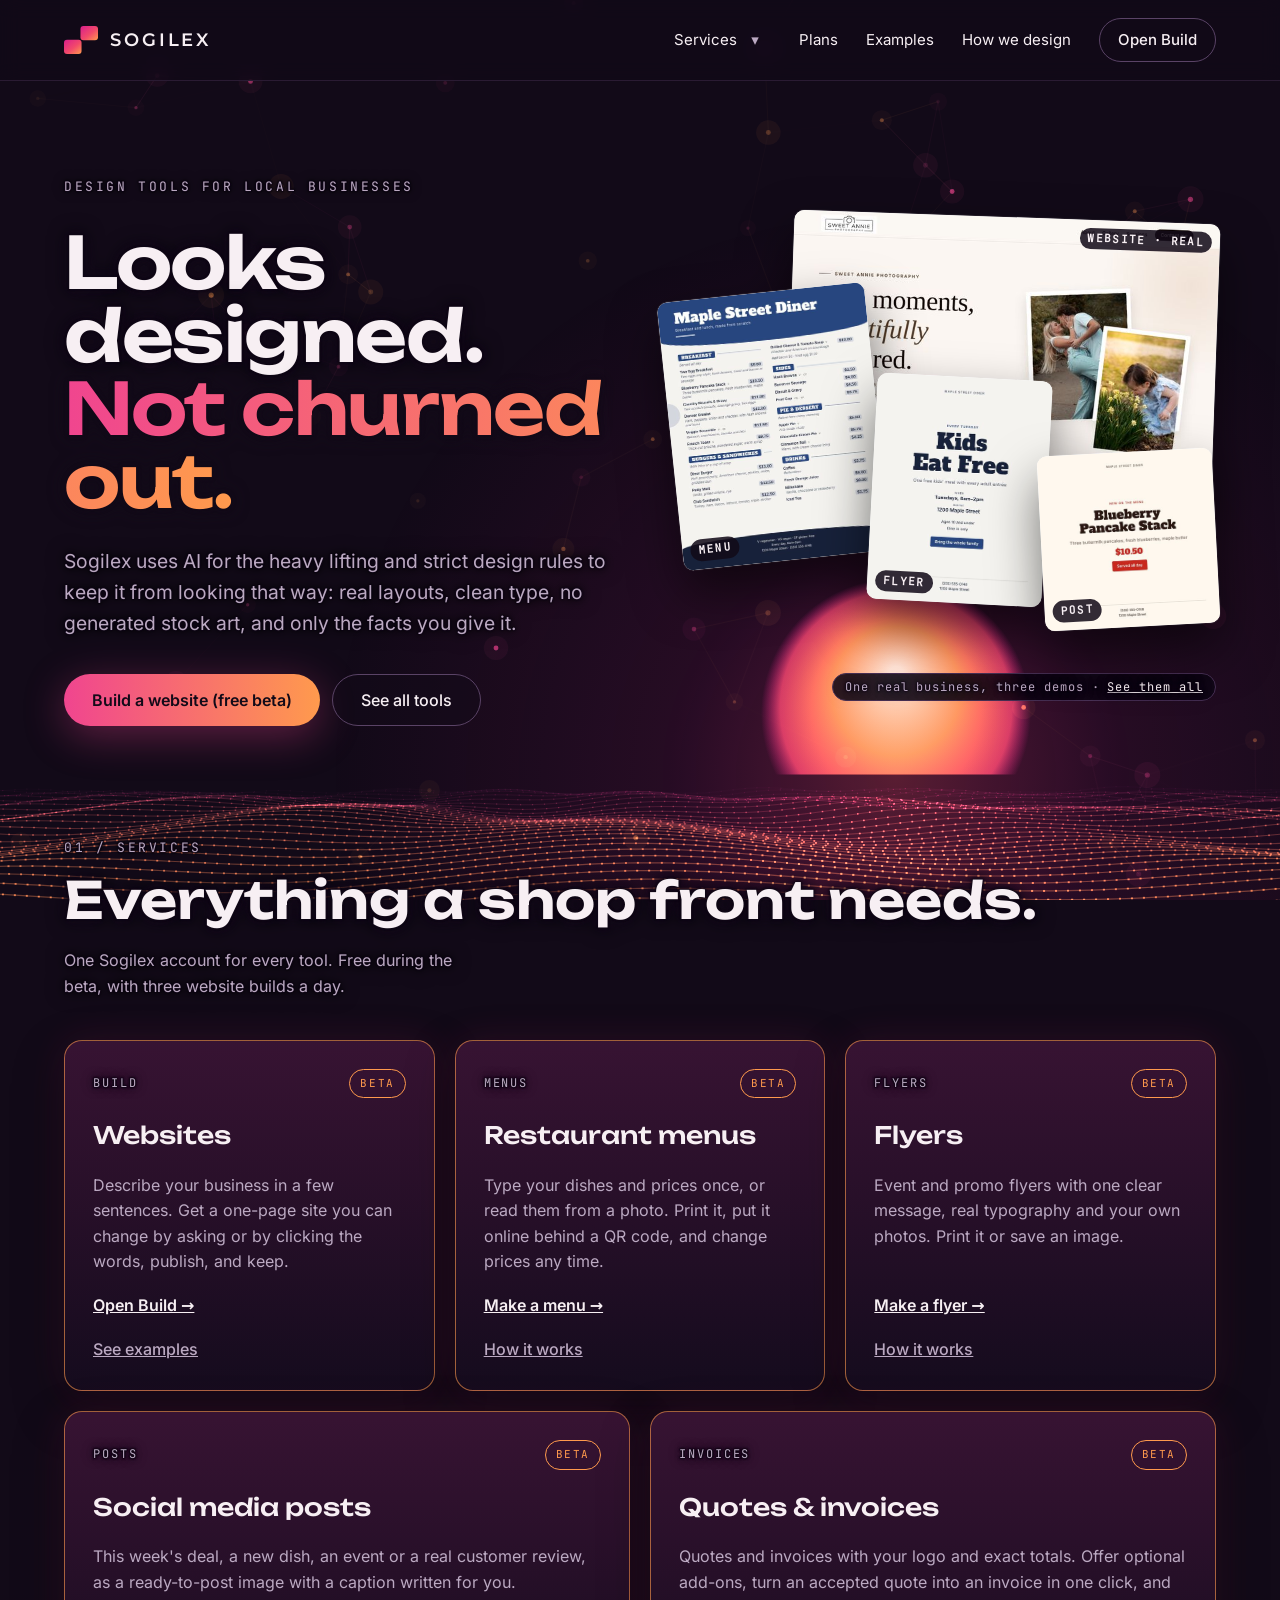
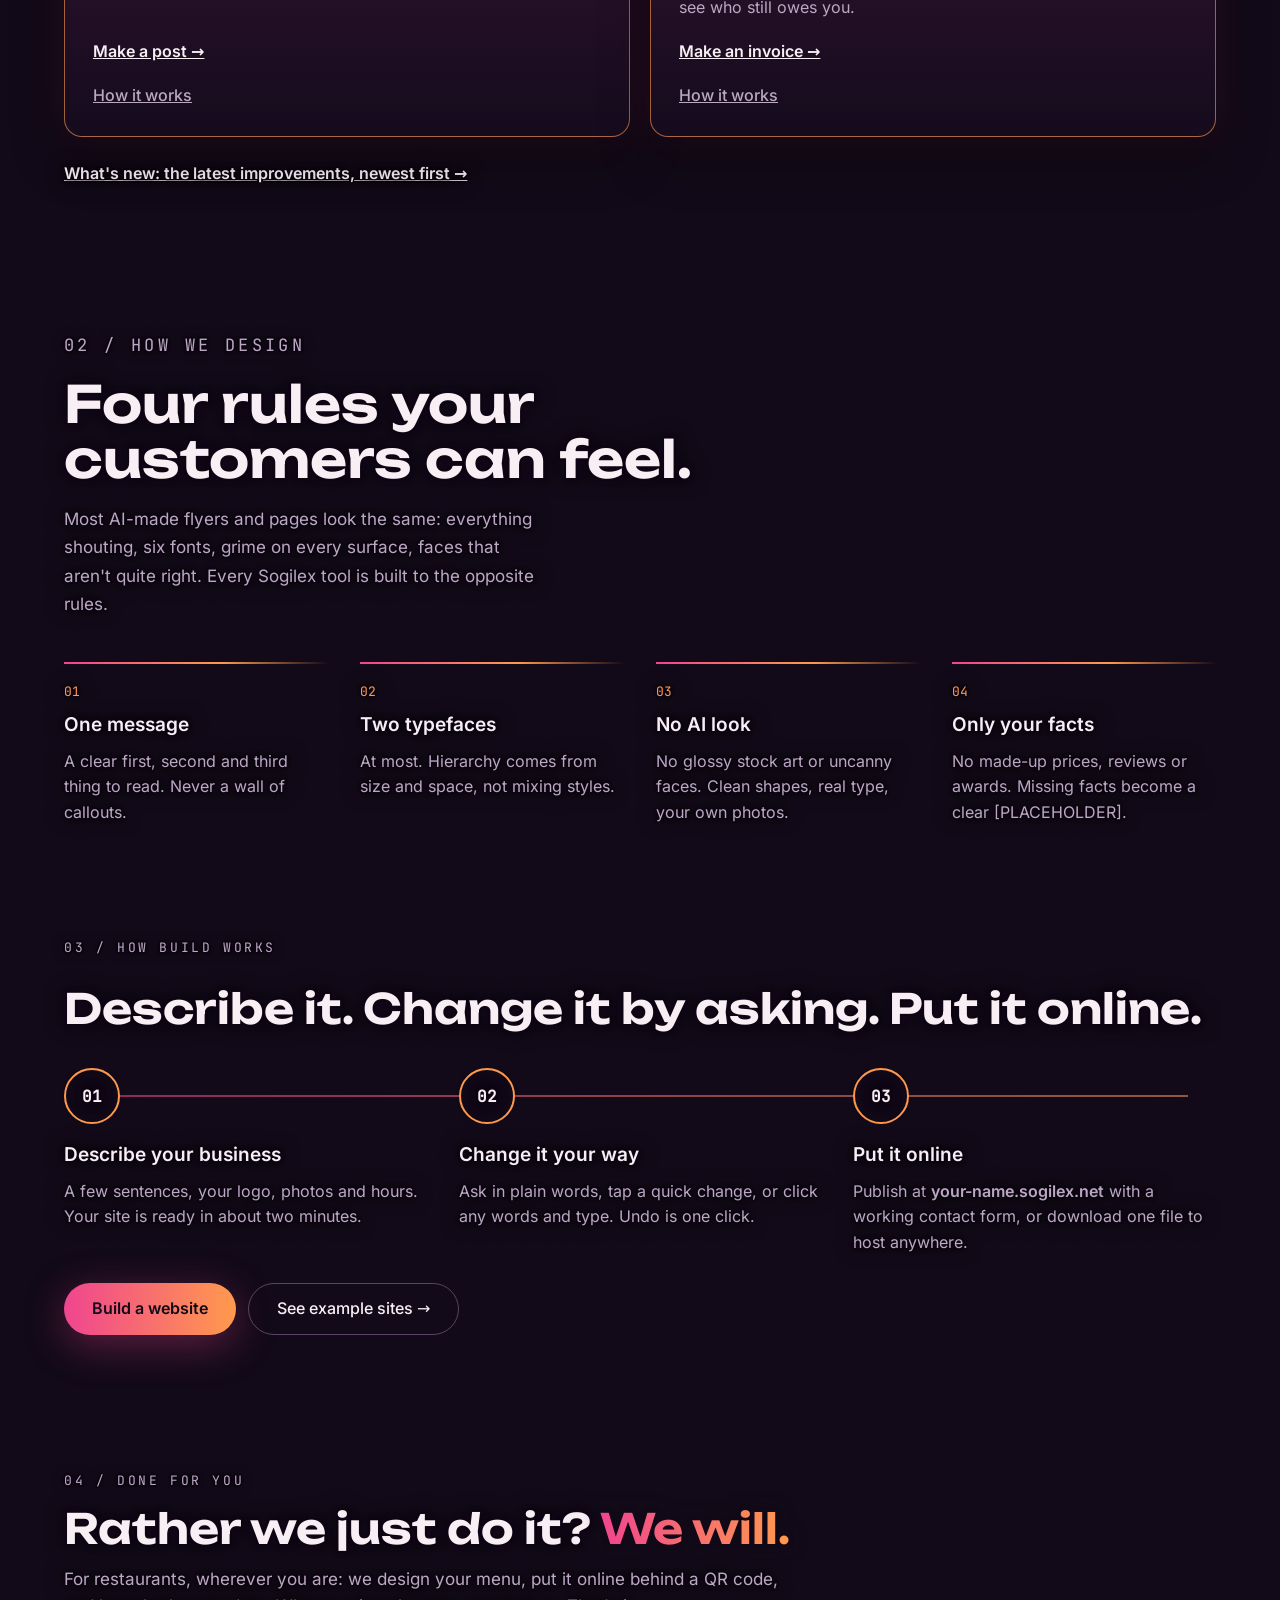
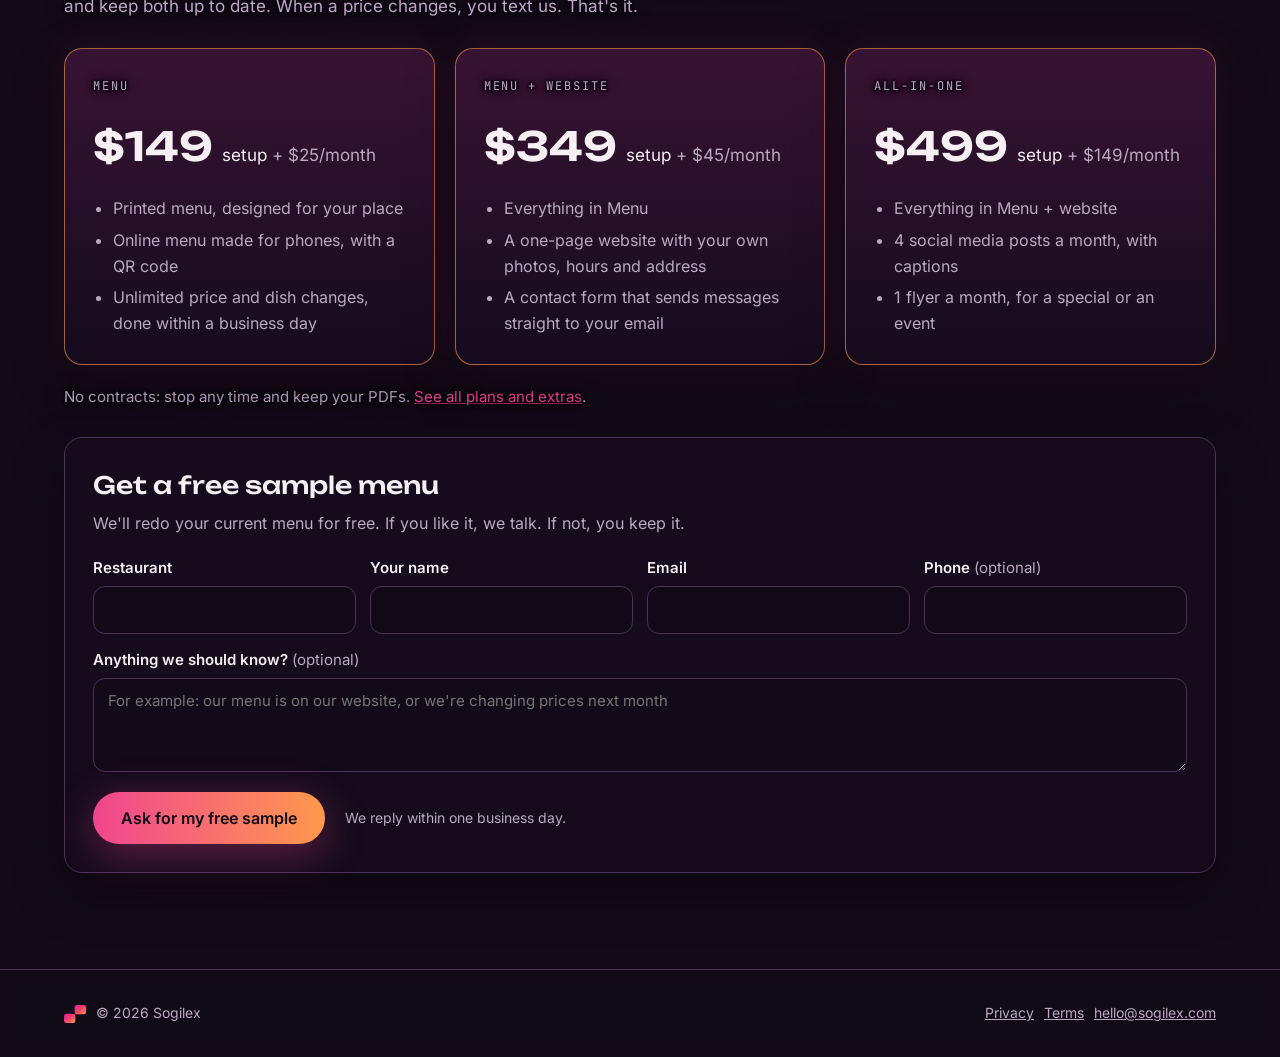
<file: index.html>
<!doctype html>
<html lang="en">
<head>
<meta charset="utf-8">
<meta name="viewport" content="width=device-width, initial-scale=1">
<title>Sogilex · Design tools for local businesses</title>
<meta name="description" content="Websites, menus, flyers, social media posts, quotes and invoices for local businesses. AI does the heavy lifting; strict design rules keep it from looking that way.">
<meta name="theme-color" content="#120A18">
<meta name="facebook-domain-verification" content="x3whhgwaesk337szt9rrctu230nfy3">
<meta property="og:title" content="Sogilex · Looks designed. Not churned out.">
<meta property="og:description" content="Websites, menus, flyers, social media posts, quotes and invoices for local businesses, with real layouts, clean type and only the facts you give it.">
<meta property="og:url" content="https://sogilex.com/">
<meta name="twitter:card" content="summary">
<link rel="canonical" href="https://sogilex.com/">
<meta property="og:type" content="website">
<link rel="icon" href="/favicon.svg" type="image/svg+xml">
<link rel="preload" href="assets/fonts/unbounded-latin-600-normal.woff2" as="font" type="font/woff2" crossorigin>
<link rel="stylesheet" href="assets/site.css">
<script src="assets/scene.js" defer></script>
<script src="/assets/services.js" defer></script>
<script src="/assets/nav.js" defer></script>
<script src="assets/sample.js" defer></script>
</head>
<body>
<a class="skip" href="#main">Skip to content</a>

<svg width="0" height="0" style="position: absolute" aria-hidden="true" focusable="false">
  <defs>
    <linearGradient id="sunset" x1="0" y1="0" x2="1" y2="1">
      <stop offset="0" stop-color="#D91E8C"/>
      <stop offset="0.55" stop-color="#F2496B"/>
      <stop offset="1" stop-color="#FF9A4D"/>
    </linearGradient>
    <symbol id="mark" viewBox="0 0 124 102">
      <rect x="0" y="50" width="64" height="52" rx="11" fill="url(#sunset)"/>
      <rect x="60" y="0" width="64" height="52" rx="11" fill="url(#sunset)"/>
    </symbol>
  </defs>
</svg>

<canvas id="scene" aria-hidden="true"></canvas>

<div class="page">
  <header class="site-header">
    <div class="wrap bar">
      <a class="logo" href="/" aria-label="Sogilex home">
        <svg width="34" height="28" aria-hidden="true"><use href="#mark"/></svg>
        <span class="wordmark">SOGILEX</span>
      </a>
      <nav aria-label="Main">
        <ul class="nav">
          <li class="nav-services"><a href="/services/">Services</a></li>
          <li><a href="/plans/">Plans</a></li>
          <li><a href="/examples/">Examples</a></li>
          <li><a href="#rules">How we design</a></li>
          <li><a class="btn btn-ghost btn-sm" href="https://build.sogilex.com/">Open Build</a></li>
        </ul>
      </nav>
    </div>
  </header>

  <main id="main">
    <section class="hero" aria-labelledby="hero-title">
      <div class="wrap">
        <div class="hero-copy">
          <p class="label">Design tools for local businesses</p>
          <h1 id="hero-title">Looks designed. <span class="glow-text">Not churned out.</span></h1>
          <p class="lede">Sogilex uses AI for the heavy lifting and strict design rules to keep it from looking that way: real layouts, clean type, no generated stock art, and only the facts you give it.</p>
          <div class="actions" data-horizon>
            <a class="btn btn-primary" href="https://build.sogilex.com/">Build a website (free beta)</a>
            <a class="btn btn-ghost" href="#tools">See all tools</a>
          </div>
        </div>
        <!-- Real output of the tools (the demo businesses from /examples/, labelled as demos there and here). -->
        <div class="showcase" aria-label="Made with Sogilex (a real business and demo businesses)">
          <a class="show show-site" href="/examples/#annie-title"><img src="/examples/home-annie.jpg" width="640" height="400" alt="Website for Sweet Annie Photography, a real business, made with Build by its owner" fetchpriority="high"><span>Website · real</span></a>
          <a class="show show-menu" href="/examples/#menu-title"><img src="/examples/home-menu.jpg" width="520" height="673" alt="Printed menu for Maple Street Diner, a demo restaurant, made with Menus"><span>Menu</span></a>
          <a class="show show-flyer" href="/examples/#promo-title"><img src="/examples/home-flyer.jpg" width="440" height="569" alt="Kids Eat Free flyer for the same demo diner, made with Flyers"><span>Flyer</span></a>
          <a class="show show-post" href="/examples/#promo-title"><img src="/examples/home-post.jpg" width="420" height="420" alt="Blueberry Pancake Stack social post for the demo diner, made with Posts"><span>Post</span></a>
          <p class="show-note">One real business, three demos · <a href="/examples/">See them all</a></p>
        </div>
      </div>
    </section>

    <section class="tools" id="tools" aria-labelledby="tools-title">
      <div class="wrap">
        <div class="section-head">
          <div>
            <p class="label">01 / Services</p>
            <h2 class="h2" id="tools-title">Everything a shop front needs.</h2>
          </div>
          <p class="muted">One Sogilex account for every tool. Free during the beta, with three website builds a day.</p>
        </div>

        <!-- Built from the one list in assets/services.js: add a service there and it appears here, in the menu and on /services/. -->
        <div class="cards" data-services>
          <noscript><p class="muted">See all our services on the <a href="/services/">services page</a>.</p></noscript>
        </div>
        <p class="news-link"><a href="/changelog/">What's new: the latest improvements, newest first →</a></p>
      </div>
    </section>

    <section class="rules home-rules" id="rules" aria-labelledby="rules-title">
      <div class="wrap">
        <div class="rules-intro">
          <p class="label">02 / How we design</p>
          <h2 class="h2" id="rules-title">Four rules your customers can feel.</h2>
          <p>Most AI-made flyers and pages look the same: everything shouting, six fonts, grime on every surface, faces that aren't quite right. Every Sogilex tool is built to the opposite rules.</p>
        </div>
        <ol class="rule-row">
          <li><span class="num">01</span><h3>One message</h3><p>A clear first, second and third thing to read. Never a wall of callouts.</p></li>
          <li><span class="num">02</span><h3>Two typefaces</h3><p>At most. Hierarchy comes from size and space, not mixing styles.</p></li>
          <li><span class="num">03</span><h3>No AI look</h3><p>No glossy stock art or uncanny faces. Clean shapes, real type, your own photos.</p></li>
          <li><span class="num">04</span><h3>Only your facts</h3><p>No made-up prices, reviews or awards. Missing facts become a clear [PLACEHOLDER].</p></li>
        </ol>
      </div>
    </section>

    <section class="sample" aria-labelledby="sample-title">
      <div class="wrap">
        <p class="label">03 / How Build works</p>
        <h2 class="h2" id="sample-title">Describe it. Change it by asking. Put it online.</h2>
        <ol class="flow">
          <li><span class="flow-n">01</span><h3>Describe your business</h3><p>A few sentences, your logo, photos and hours. Your site is ready in about two minutes.</p></li>
          <li><span class="flow-n">02</span><h3>Change it your way</h3><p>Ask in plain words, tap a quick change, or click any words and type. Undo is one click.</p></li>
          <li><span class="flow-n">03</span><h3>Put it online</h3><p>Publish at <b>your-name.sogilex.net</b> with a working contact form, or download one file to host anywhere.</p></li>
        </ol>
        <div class="actions">
          <a class="btn btn-primary" href="https://build.sogilex.com/">Build a website</a>
          <a class="btn btn-ghost" href="/examples/">See example sites →</a>
        </div>
      </div>
    </section>

    <section class="dfy" id="done-for-you" aria-labelledby="dfy-title">
      <div class="wrap">
        <div class="dfy-head">
          <p class="label">04 / Done for you</p>
          <h2 class="h2" id="dfy-title">Rather we just do it? <span class="glow-text">We will.</span></h2>
          <p class="muted dfy-lede">For restaurants, wherever you are: we design your menu, put it online behind a QR code, and keep both up to date. When a price changes, you text us. That's it.</p>
        </div>
        <div class="dfy-prices">
          <article class="card panel live">
            <div class="card-top"><span class="label">Menu</span></div>
            <p class="dfy-price"><b>$149</b> setup <span>+ $25/month</span></p>
            <ul class="dfy-list">
              <li>Printed menu, designed for your place</li>
              <li>Online menu made for phones, with a QR code</li>
              <li>Unlimited price and dish changes, done within a business day</li>
            </ul>
          </article>
          <article class="card panel live">
            <div class="card-top"><span class="label">Menu + website</span></div>
            <p class="dfy-price"><b>$349</b> setup <span>+ $45/month</span></p>
            <ul class="dfy-list">
              <li>Everything in Menu</li>
              <li>A one-page website with your own photos, hours and address</li>
              <li>A contact form that sends messages straight to your email</li>
            </ul>
          </article>
          <article class="card panel live">
            <div class="card-top"><span class="label">All-in-one</span></div>
            <p class="dfy-price"><b>$499</b> setup <span>+ $149/month</span></p>
            <ul class="dfy-list">
              <li>Everything in Menu + website</li>
              <li>4 social media posts a month, with captions</li>
              <li>1 flyer a month, for a special or an event</li>
            </ul>
          </article>
        </div>
        <p class="dfy-terms muted">No contracts: stop any time and keep your PDFs. <a href="/plans/">See all plans and extras</a>.</p>

        <form class="panel dfy-form" id="sample-form" novalidate>
          <div class="dfy-form-head">
            <h3>Get a free sample menu</h3>
            <p class="muted">We'll redo your current menu for free. If you like it, we talk. If not, you keep it.</p>
          </div>
          <div class="dfy-fields">
            <label>Restaurant<input name="restaurant" required maxlength="120" autocomplete="organization"></label>
            <label>Your name<input name="name" required maxlength="80" autocomplete="name"></label>
            <label>Email<input name="email" type="email" required maxlength="254" autocomplete="email"></label>
            <label><span>Phone <span class="opt">(optional)</span></span><input name="phone" type="tel" maxlength="40" autocomplete="tel"></label>
            <label class="wide"><span>Anything we should know? <span class="opt">(optional)</span></span><textarea name="note" rows="3" maxlength="1000" placeholder="For example: our menu is on our website, or we're changing prices next month"></textarea></label>
          </div>
          <div class="hp" aria-hidden="true"><label>Leave this empty<input name="website" tabindex="-1" autocomplete="off"></label></div>
          <div class="dfy-send">
            <button class="btn btn-primary" type="submit">Ask for my free sample</button>
            <p class="form-status" role="status" aria-live="polite">We reply within one business day.</p>
          </div>
          <noscript><p class="form-status">Or email <a href="mailto:hello@sogilex.com?subject=Free%20sample%20menu">hello@sogilex.com</a>.</p></noscript>
        </form>
      </div>
    </section>
  </main>

  <footer class="site-footer solid">
    <div class="wrap">
      <span><svg width="22" height="18" aria-hidden="true"><use href="#mark"/></svg>© 2026 Sogilex</span>
      <span class="foot-links"><a href="/privacy/">Privacy</a><a href="/terms/">Terms</a><a href="mailto:hello@sogilex.com">hello@sogilex.com</a></span>
    </div>
  </footer>
</div>
</body>
</html>
</file>
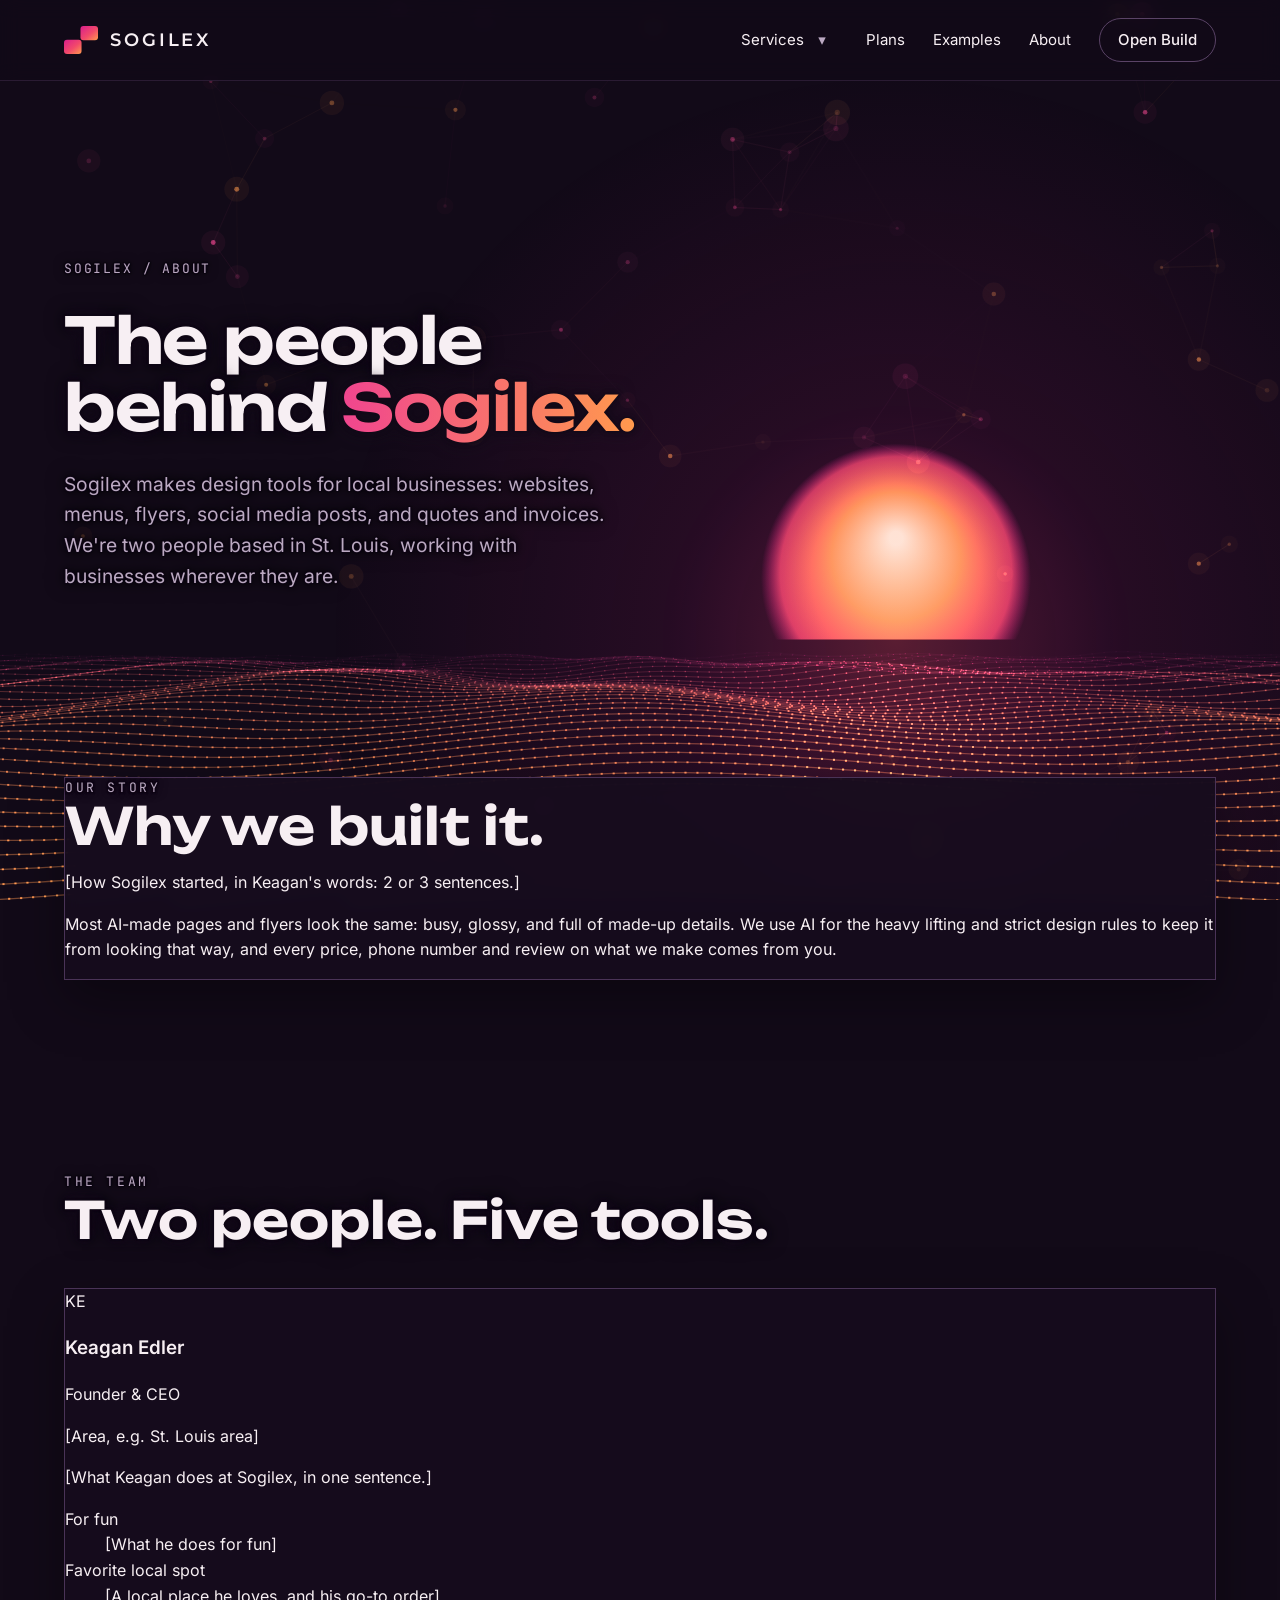
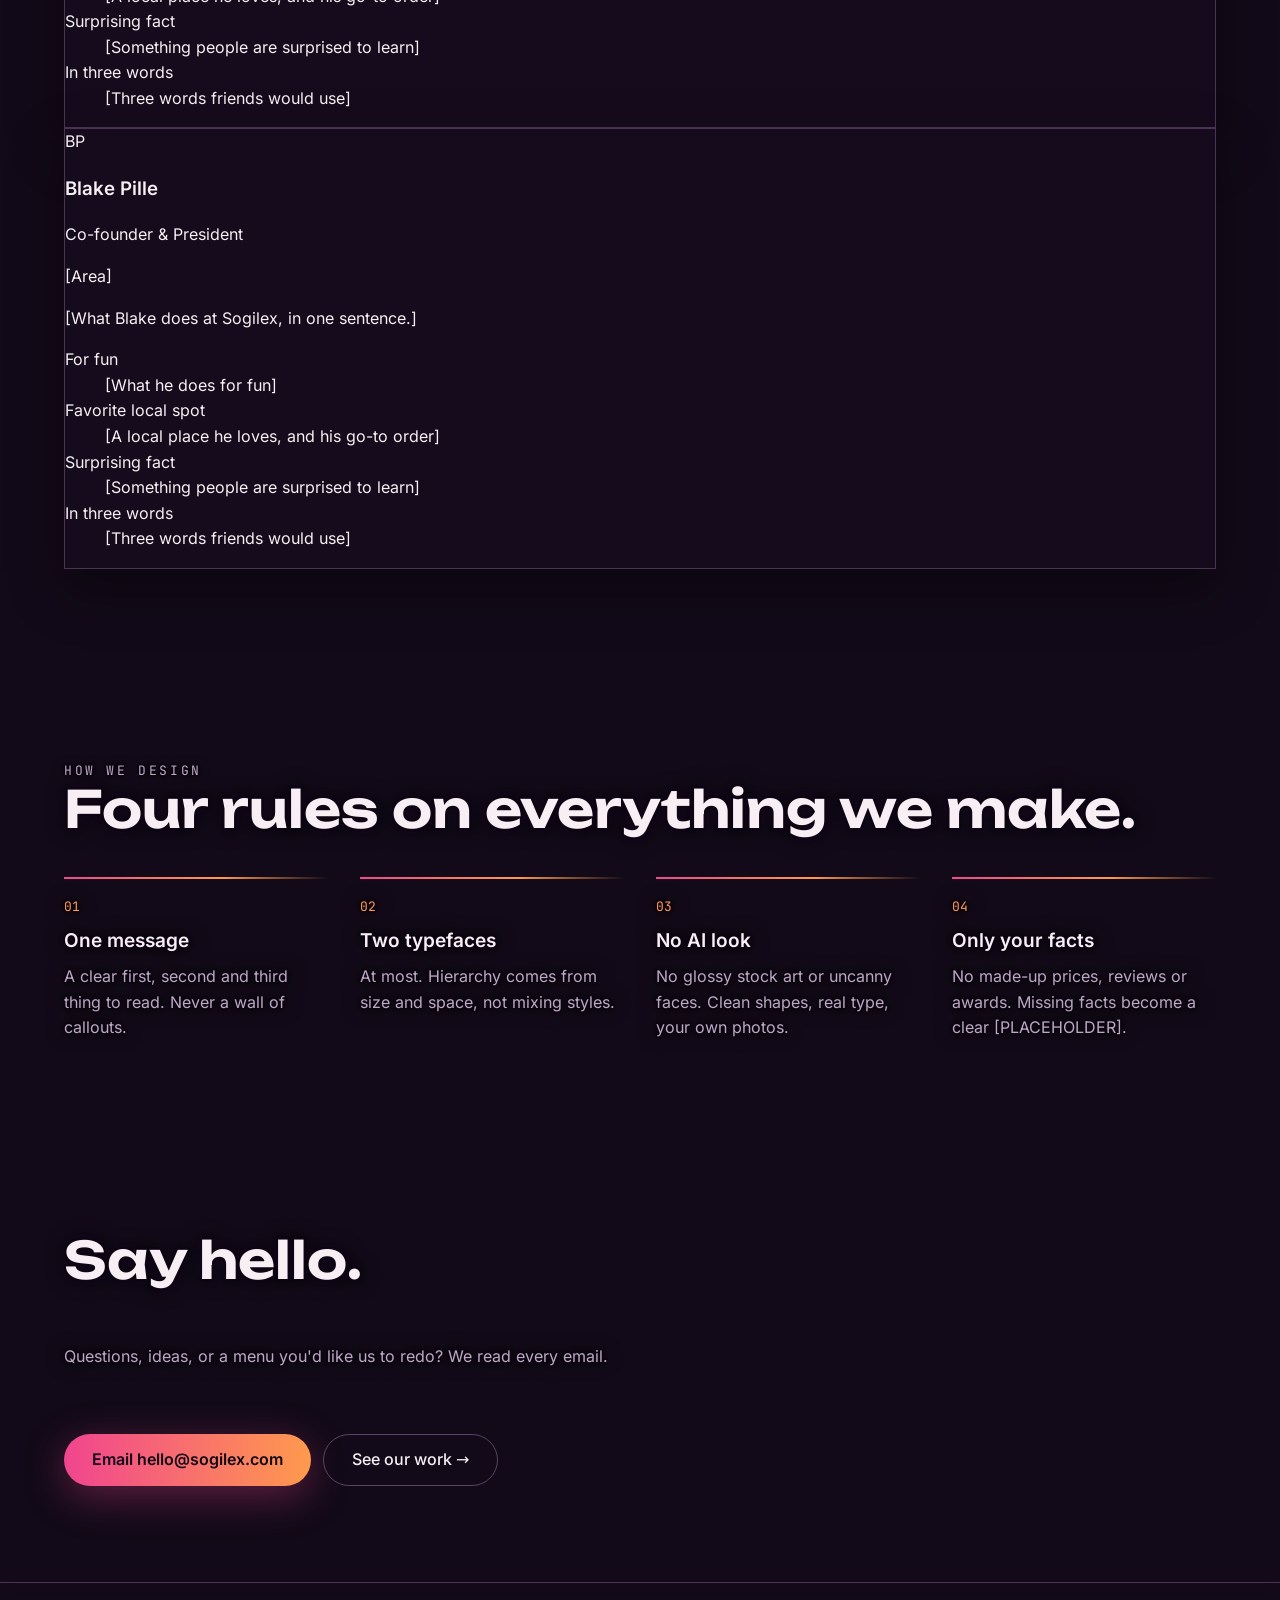
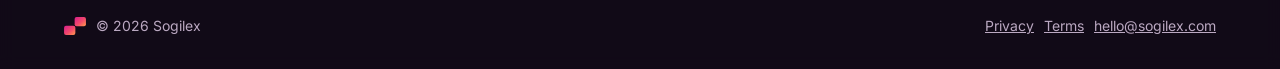
<file: about/index.html>
<!doctype html>
<html lang="en">
<head>
<meta charset="utf-8">
<meta name="viewport" content="width=device-width, initial-scale=1">
<title>About Sogilex · The people behind it</title>
<meta name="description" content="Sogilex makes design tools for local businesses. Meet the two people behind it, based in St. Louis and working with businesses anywhere.">
<meta name="theme-color" content="#120A18">
<meta property="og:title" content="The people behind Sogilex">
<meta property="og:description" content="Design tools for local businesses, made by two people based in St. Louis.">
<meta property="og:url" content="https://sogilex.com/about/">
<link rel="icon" href="/favicon.svg" type="image/svg+xml">
<link rel="preload" href="/assets/fonts/unbounded-latin-600-normal.woff2" as="font" type="font/woff2" crossorigin>
<link rel="stylesheet" href="/assets/site.css">
<script src="/assets/scene.js" defer></script>
<script src="/assets/services.js" defer></script>
</head>
<body>
<a class="skip" href="#main">Skip to content</a>

<svg width="0" height="0" style="position: absolute" aria-hidden="true" focusable="false">
  <defs>
    <linearGradient id="sunset" x1="0" y1="0" x2="1" y2="1"><stop offset="0" stop-color="#D91E8C"/><stop offset="0.55" stop-color="#F2496B"/><stop offset="1" stop-color="#FF9A4D"/></linearGradient>
    <symbol id="mark" viewBox="0 0 124 102"><rect x="0" y="50" width="64" height="52" rx="11" fill="url(#sunset)"/><rect x="60" y="0" width="64" height="52" rx="11" fill="url(#sunset)"/></symbol>
  </defs>
</svg>

<canvas id="scene" aria-hidden="true"></canvas>

<div class="page">
  <header class="site-header">
    <div class="wrap bar">
      <a class="logo" href="/" aria-label="Sogilex home"><svg width="34" height="28" aria-hidden="true"><use href="#mark"/></svg><span class="wordmark">SOGILEX</span></a>
      <nav aria-label="Main">
        <ul class="nav">
          <li class="nav-services"><a href="/services/">Services</a></li>
          <li><a href="/plans/">Plans</a></li>
          <li><a href="/examples/">Examples</a></li>
          <li><a href="/about/" aria-current="page">About</a></li>
          <li><a class="btn btn-ghost btn-sm" href="https://build.sogilex.com/">Open Build</a></li>
        </ul>
      </nav>
    </div>
  </header>

  <main id="main">
    <section class="page-hero hero about-hero" aria-labelledby="hero-title">
      <div class="wrap">
        <div class="hero-copy">
          <a class="crumb" href="/">SOGILEX / ABOUT</a>
          <h1 id="hero-title">The people behind <span class="glow-text">Sogilex.</span></h1>
          <p class="lede" data-horizon>Sogilex makes design tools for local businesses: websites, menus, flyers, social media posts, and quotes and invoices. We're two people based in St. Louis, working with businesses wherever they are.</p>
        </div>
      </div>
    </section>

    <!-- OUR STORY: Keagan writes 2-3 sentences on how and why Sogilex started. Remove the todo class when filled. -->
    <section class="block about-story" aria-labelledby="story-title">
      <div class="wrap">
        <div class="story panel">
          <p class="label">Our story</p>
          <h2 class="h2" id="story-title">Why we built it.</h2>
          <p class="todo">[How Sogilex started, in Keagan's words: 2 or 3 sentences.]</p>
          <p>Most AI-made pages and flyers look the same: busy, glossy, and full of made-up details. We use AI for the heavy lifting and strict design rules to keep it from looking that way, and every price, phone number and review on what we make comes from you.</p>
        </div>
      </div>
    </section>

    <!-- THE TEAM: filled from each person's "Meet the team" profile. Every [bracket] is a blank to fill; remove the todo class when it's real. -->
    <section class="block" aria-labelledby="team-title">
      <div class="wrap">
        <div>
          <p class="label">The team</p>
          <h2 class="h2" id="team-title">Two people. Five tools.</h2>
        </div>
        <div class="team">
          <article class="person panel">
            <div class="person-top">
              <div class="person-photo" aria-hidden="true"><span>KE</span></div>
              <div>
                <h3>Keagan Edler</h3>
                <p class="person-title">Founder &amp; CEO</p>
                <p class="person-area todo">[Area, e.g. St. Louis area]</p>
              </div>
            </div>
            <p class="person-role todo">[What Keagan does at Sogilex, in one sentence.]</p>
            <dl class="person-facts">
              <dt>For fun</dt><dd class="todo">[What he does for fun]</dd>
              <dt>Favorite local spot</dt><dd class="todo">[A local place he loves, and his go-to order]</dd>
              <dt>Surprising fact</dt><dd class="todo">[Something people are surprised to learn]</dd>
              <dt>In three words</dt><dd class="todo">[Three words friends would use]</dd>
            </dl>
          </article>
          <article class="person panel">
            <div class="person-top">
              <div class="person-photo" aria-hidden="true"><span>BP</span></div>
              <div>
                <h3>Blake Pille</h3>
                <p class="person-title">Co-founder &amp; President</p>
                <p class="person-area todo">[Area]</p>
              </div>
            </div>
            <p class="person-role todo">[What Blake does at Sogilex, in one sentence.]</p>
            <dl class="person-facts">
              <dt>For fun</dt><dd class="todo">[What he does for fun]</dd>
              <dt>Favorite local spot</dt><dd class="todo">[A local place he loves, and his go-to order]</dd>
              <dt>Surprising fact</dt><dd class="todo">[Something people are surprised to learn]</dd>
              <dt>In three words</dt><dd class="todo">[Three words friends would use]</dd>
            </dl>
          </article>
        </div>
      </div>
    </section>

    <section class="block about-rules" aria-labelledby="rules-title">
      <div class="wrap">
        <div>
          <p class="label">How we design</p>
          <h2 class="h2" id="rules-title">Four rules on everything we make.</h2>
        </div>
        <ol class="rule-row">
          <li><span class="num">01</span><h3>One message</h3><p>A clear first, second and third thing to read. Never a wall of callouts.</p></li>
          <li><span class="num">02</span><h3>Two typefaces</h3><p>At most. Hierarchy comes from size and space, not mixing styles.</p></li>
          <li><span class="num">03</span><h3>No AI look</h3><p>No glossy stock art or uncanny faces. Clean shapes, real type, your own photos.</p></li>
          <li><span class="num">04</span><h3>Only your facts</h3><p>No made-up prices, reviews or awards. Missing facts become a clear [PLACEHOLDER].</p></li>
        </ol>
      </div>
    </section>

    <section class="block about-cta" aria-labelledby="cta-title">
      <div class="wrap">
        <h2 class="h2" id="cta-title">Say hello.</h2>
        <p class="muted">Questions, ideas, or a menu you'd like us to redo? We read every email.</p>
        <div class="actions">
          <a class="btn btn-primary" href="mailto:hello@sogilex.com">Email hello@sogilex.com</a>
          <a class="btn btn-ghost" href="/examples/">See our work →</a>
        </div>
      </div>
    </section>
  </main>

  <footer class="site-footer solid">
    <div class="wrap">
      <span><svg width="22" height="18" aria-hidden="true"><use href="#mark"/></svg>© 2026 Sogilex</span>
      <span class="foot-links"><a href="/privacy/">Privacy</a><a href="/terms/">Terms</a><a href="mailto:hello@sogilex.com">hello@sogilex.com</a></span>
    </div>
  </footer>
</div>
</body>
</html>
</file>
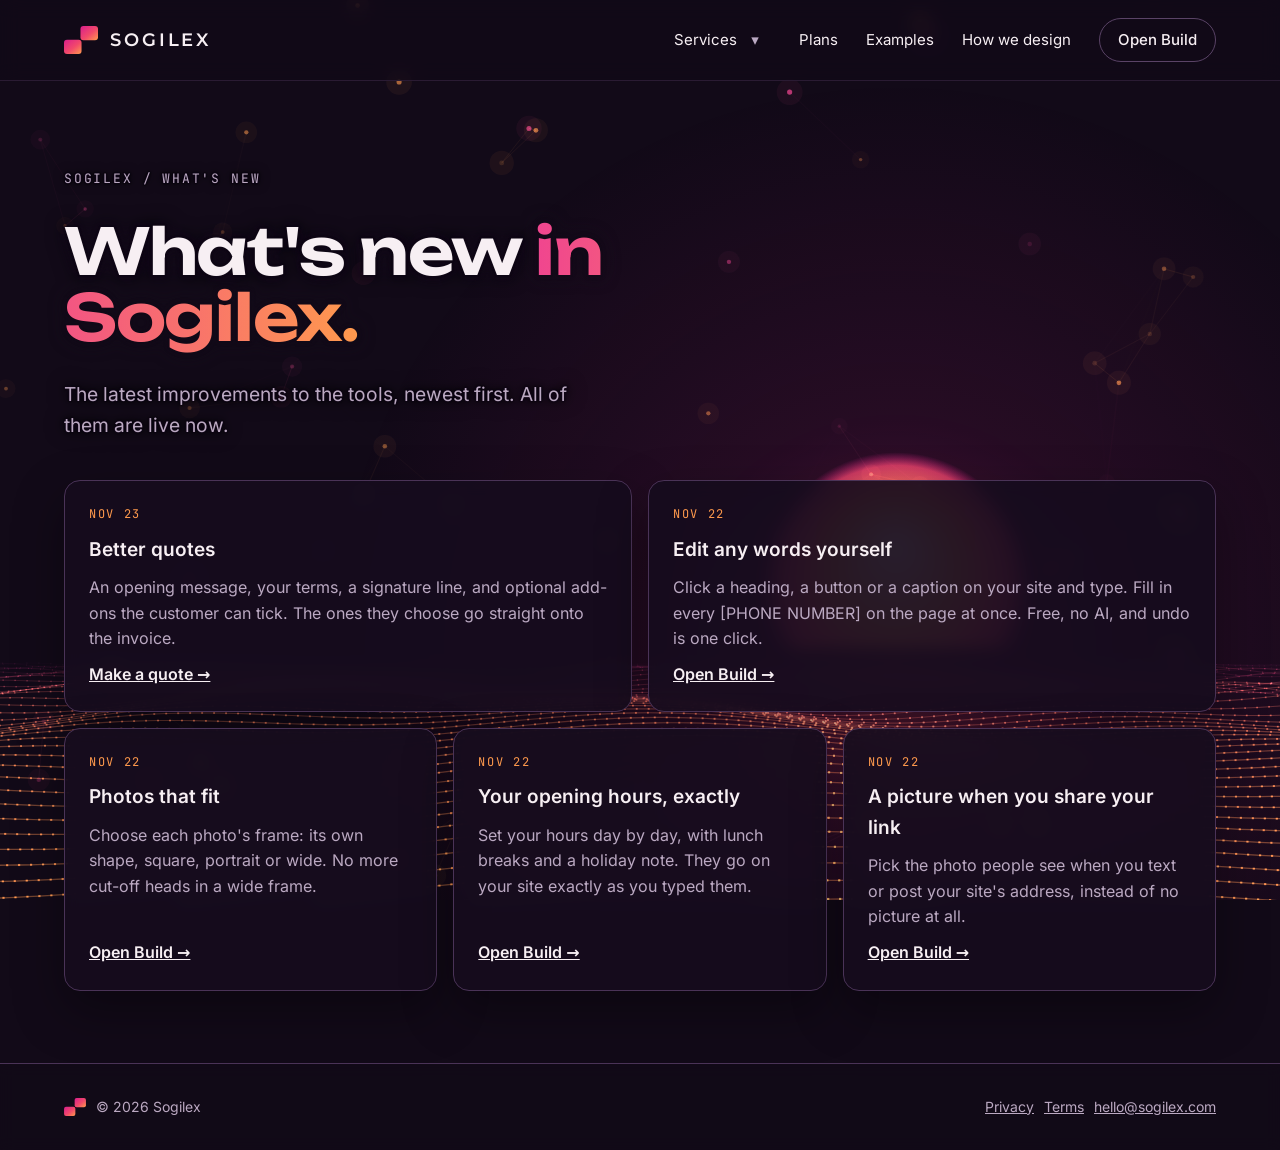
<file: changelog/index.html>
<!doctype html>
<html lang="en">
<head>
<meta charset="utf-8">
<meta name="viewport" content="width=device-width, initial-scale=1">
<title>Sogilex · What's new</title>
<meta name="description" content="The latest improvements to the Sogilex tools, newest first. All of them are live now.">
<meta name="theme-color" content="#120A18">
<meta property="og:title" content="Sogilex · What's new">
<meta property="og:description" content="The latest improvements to the Sogilex tools, newest first.">
<meta property="og:url" content="https://sogilex.com/changelog/">
<meta name="twitter:card" content="summary">
<link rel="canonical" href="https://sogilex.com/changelog/">
<link rel="icon" href="/favicon.svg" type="image/svg+xml">
<link rel="preload" href="/assets/fonts/unbounded-latin-600-normal.woff2" as="font" type="font/woff2" crossorigin>
<link rel="stylesheet" href="/assets/site.css">
<script src="/assets/scene.js" defer></script>
<script src="/assets/services.js" defer></script>
<script src="/assets/nav.js" defer></script>
</head>
<body>
<a class="skip" href="#main">Skip to content</a>

<svg width="0" height="0" style="position: absolute" aria-hidden="true" focusable="false">
  <defs>
    <linearGradient id="sunset" x1="0" y1="0" x2="1" y2="1"><stop offset="0" stop-color="#D91E8C"/><stop offset="0.55" stop-color="#F2496B"/><stop offset="1" stop-color="#FF9A4D"/></linearGradient>
    <symbol id="mark" viewBox="0 0 124 102"><rect x="0" y="50" width="64" height="52" rx="11" fill="url(#sunset)"/><rect x="60" y="0" width="64" height="52" rx="11" fill="url(#sunset)"/></symbol>
  </defs>
</svg>

<canvas id="scene" aria-hidden="true"></canvas>

<div class="page">
  <header class="site-header">
    <div class="wrap bar">
      <a class="logo" href="/" aria-label="Sogilex home"><svg width="34" height="28" aria-hidden="true"><use href="#mark"/></svg><span class="wordmark">SOGILEX</span></a>
      <nav aria-label="Main">
        <ul class="nav">
          <li class="nav-services"><a href="/services/">Services</a></li>
          <li><a href="/plans/">Plans</a></li>
          <li><a href="/examples/">Examples</a></li>
          <li><a href="/#rules">How we design</a></li>
          <li><a class="btn btn-ghost btn-sm" href="https://build.sogilex.com/">Open Build</a></li>
        </ul>
      </nav>
    </div>
  </header>

  <main id="main">
    <section class="page-hero hero" aria-labelledby="hero-title" style="min-height: 0">
      <div class="wrap" style="min-height: 0; padding-bottom: 32px">
        <div class="hero-copy">
          <a class="crumb" href="/">SOGILEX / WHAT'S NEW</a>
          <h1 id="hero-title">What's new <span class="glow-text">in Sogilex.</span></h1>
          <p class="lede">The latest improvements to the tools, newest first. All of them are live now.</p>
        </div>
      </div>
    </section>

    <section class="news" aria-label="Changes, newest first">
      <div class="wrap">
        <ul class="news-list">
          <li class="panel"><time datetime="2026-11-23">Nov 23</time><h2>Better quotes</h2><p>An opening message, your terms, a signature line, and optional add-ons the customer can tick. The ones they choose go straight onto the invoice.</p><a href="https://build.sogilex.com/invoices/">Make a quote →</a></li>
          <li class="panel"><time datetime="2026-11-22">Nov 22</time><h2>Edit any words yourself</h2><p>Click a heading, a button or a caption on your site and type. Fill in every [PHONE NUMBER] on the page at once. Free, no AI, and undo is one click.</p><a href="https://build.sogilex.com/">Open Build →</a></li>
          <li class="panel"><time datetime="2026-11-22">Nov 22</time><h2>Photos that fit</h2><p>Choose each photo's frame: its own shape, square, portrait or wide. No more cut-off heads in a wide frame.</p><a href="https://build.sogilex.com/">Open Build →</a></li>
          <li class="panel"><time datetime="2026-11-22">Nov 22</time><h2>Your opening hours, exactly</h2><p>Set your hours day by day, with lunch breaks and a holiday note. They go on your site exactly as you typed them.</p><a href="https://build.sogilex.com/">Open Build →</a></li>
          <li class="panel"><time datetime="2026-11-22">Nov 22</time><h2>A picture when you share your link</h2><p>Pick the photo people see when you text or post your site's address, instead of no picture at all.</p><a href="https://build.sogilex.com/">Open Build →</a></li>
        </ul>
      </div>
    </section>
  </main>

  <footer class="site-footer solid">
    <div class="wrap">
      <span><svg width="22" height="18" aria-hidden="true"><use href="#mark"/></svg>© 2026 Sogilex</span>
      <span class="foot-links"><a href="/privacy/">Privacy</a><a href="/terms/">Terms</a><a href="mailto:hello@sogilex.com">hello@sogilex.com</a></span>
    </div>
  </footer>
</div>
</body>
</html>
</file>
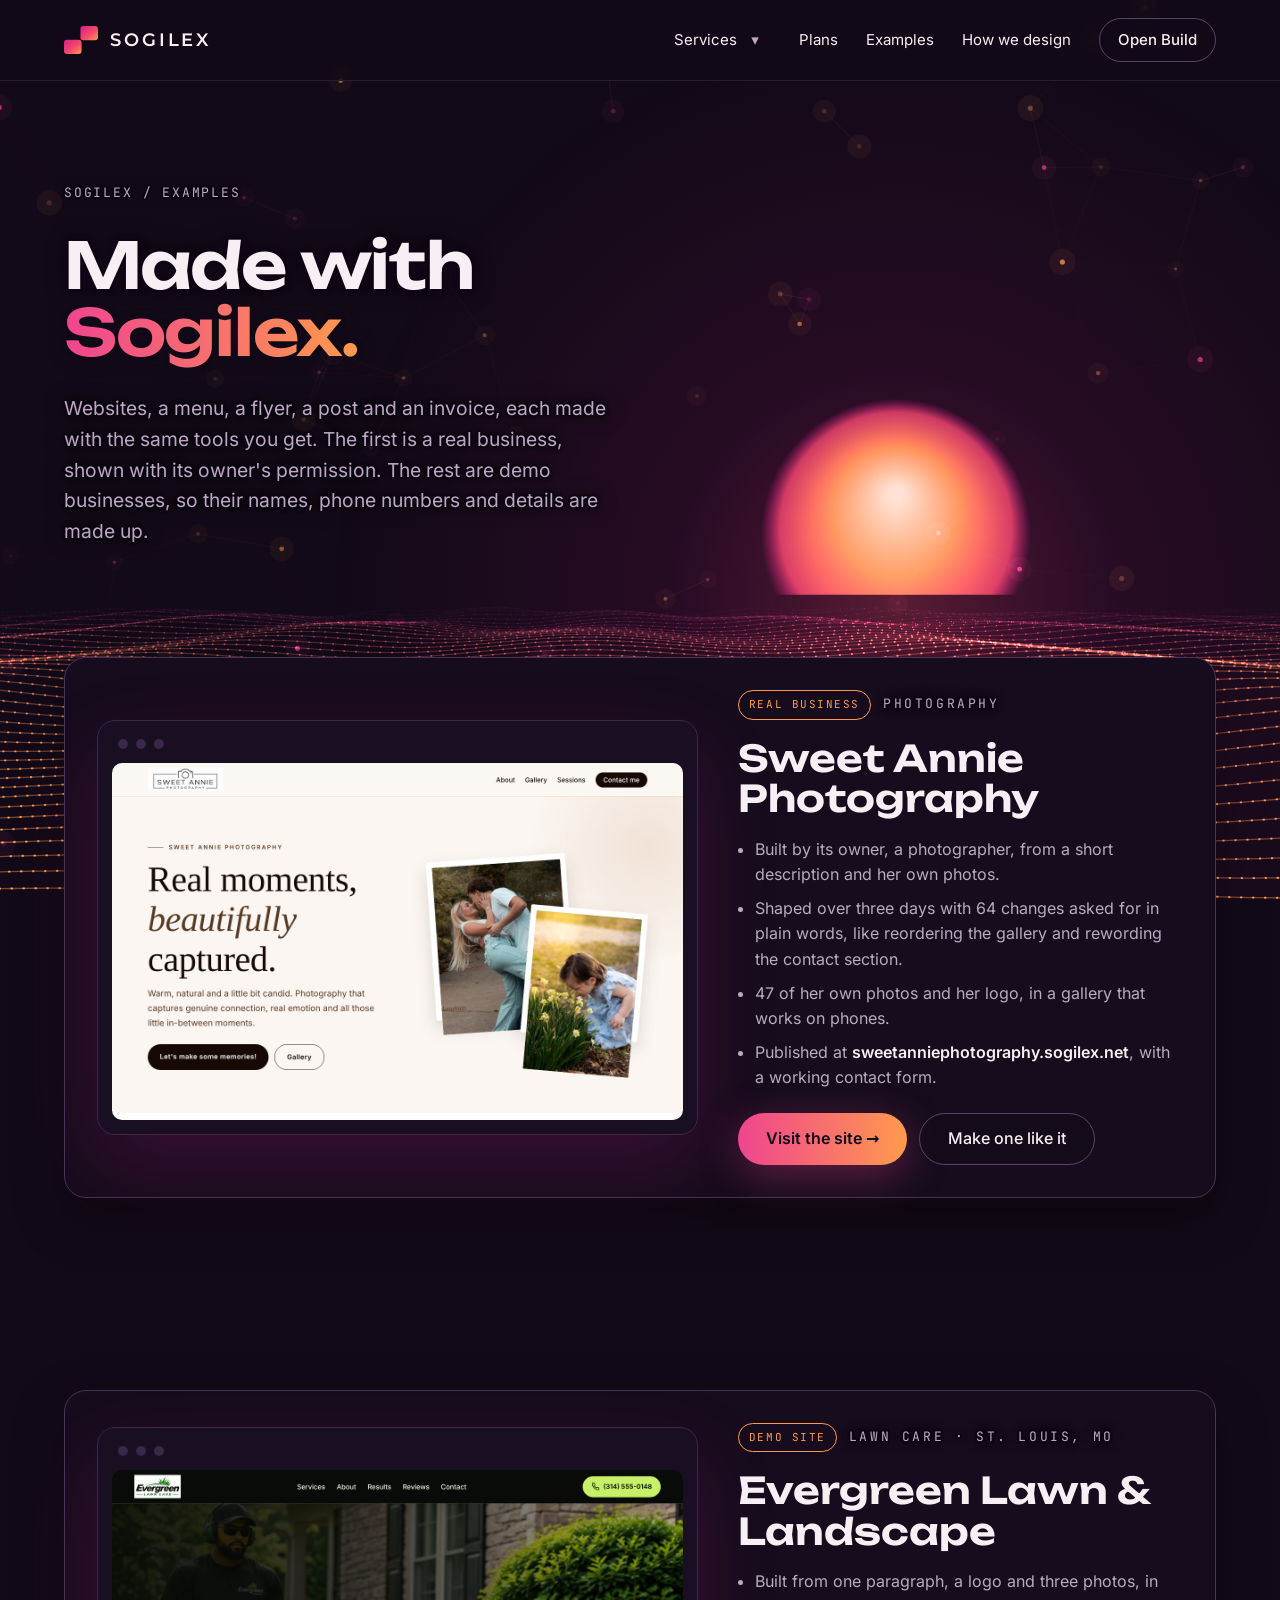
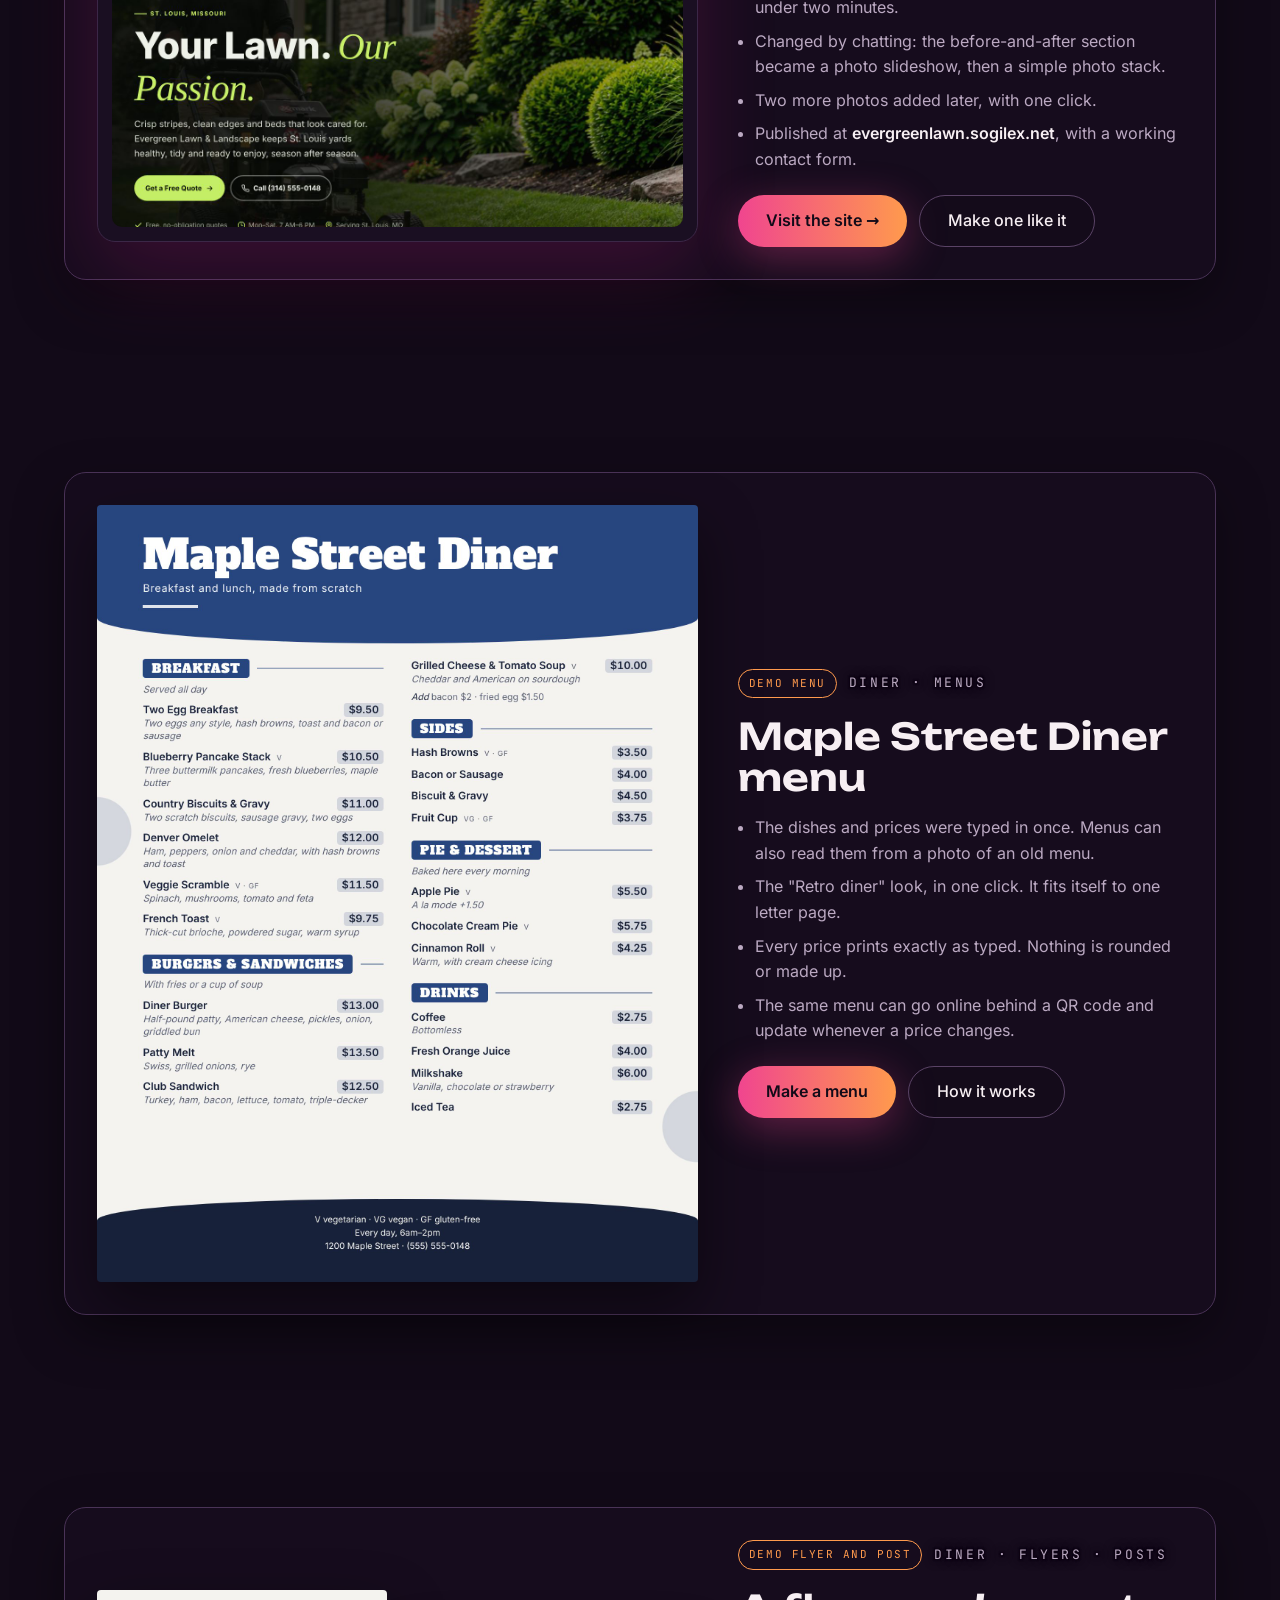
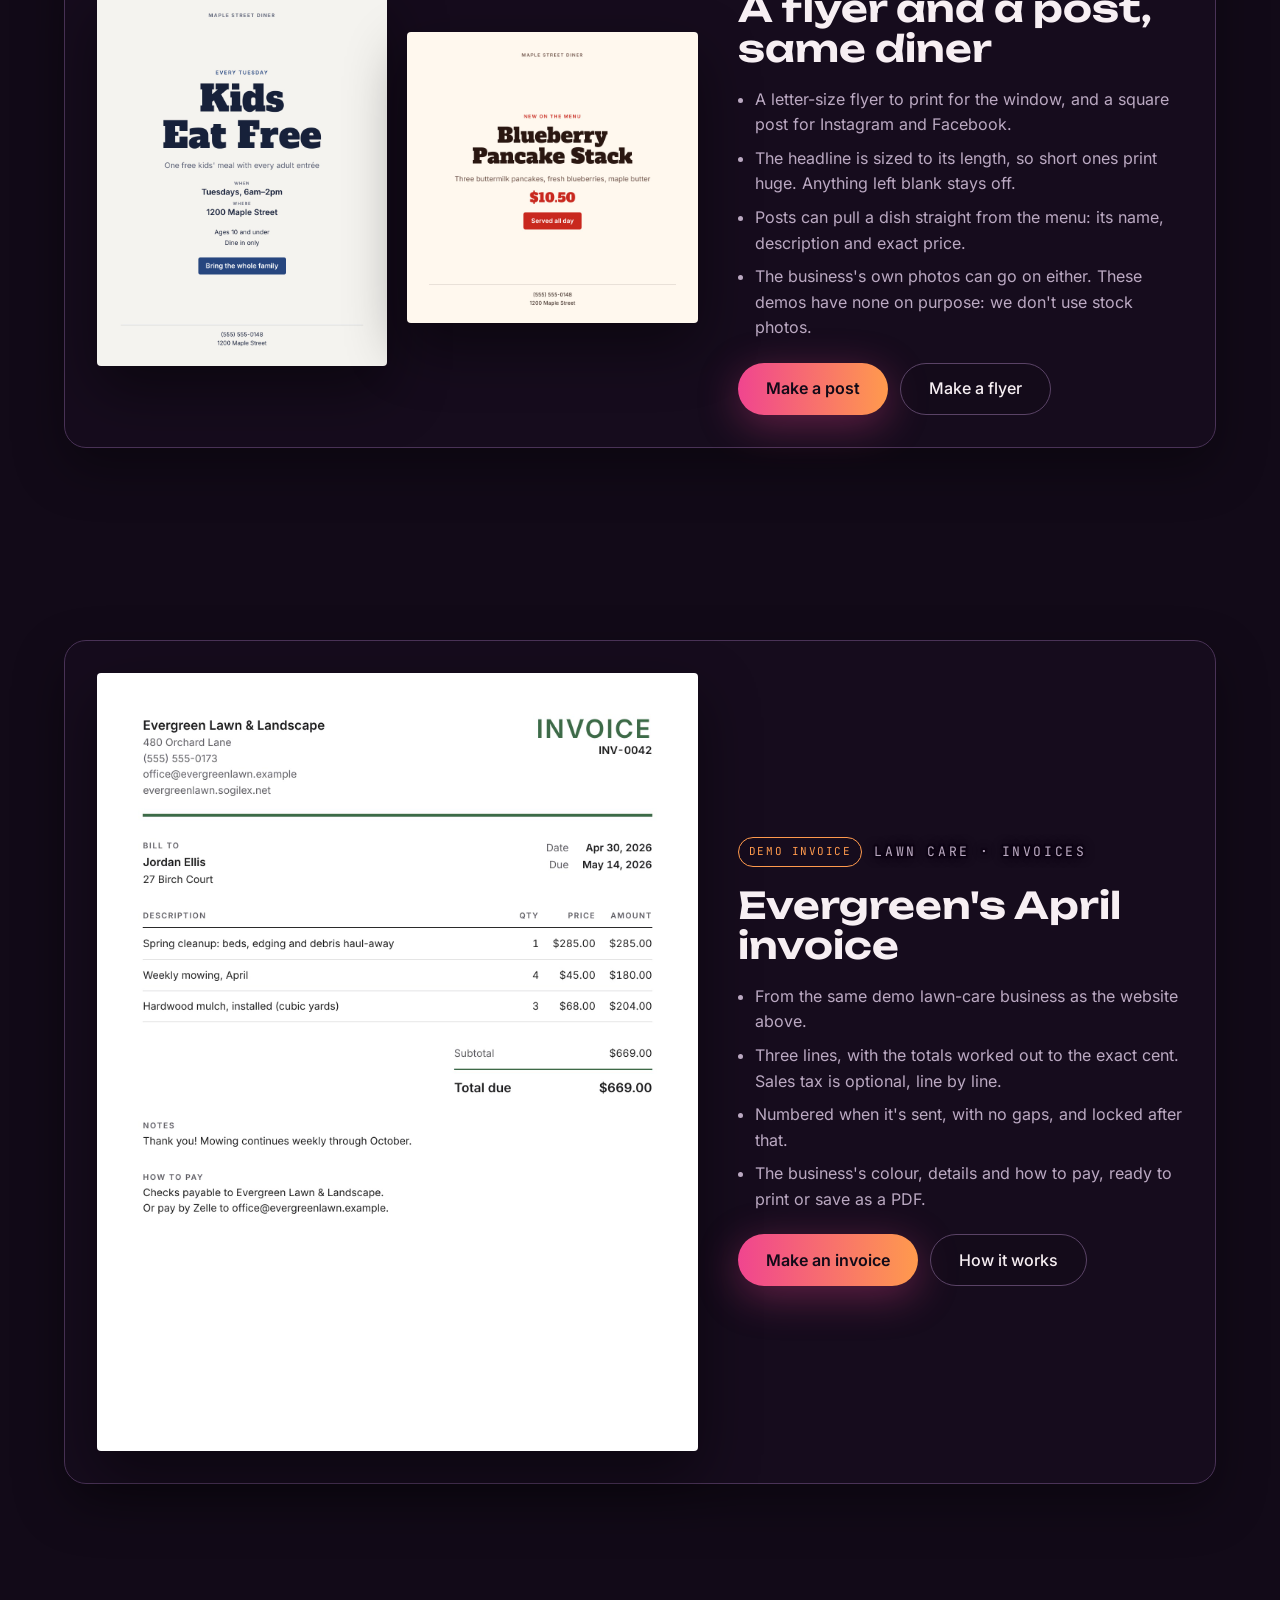
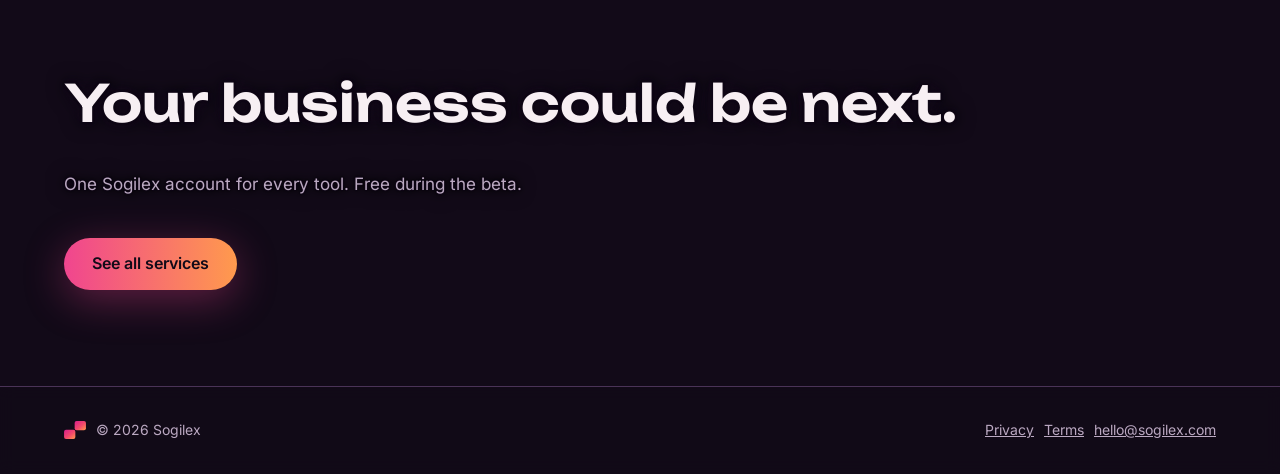
<file: examples/index.html>
<!doctype html>
<html lang="en">
<head>
<meta charset="utf-8">
<meta name="viewport" content="width=device-width, initial-scale=1">
<title>Sogilex Examples · Made with Sogilex</title>
<meta name="description" content="A real photography website, plus a menu, a flyer, a social media post and an invoice for demo businesses, each made with the Sogilex tools.">
<meta name="theme-color" content="#120A18">
<meta property="og:title" content="Made with Sogilex">
<meta property="og:description" content="A website, a menu, a flyer, a post and an invoice, made with the same tools you get.">
<meta property="og:url" content="https://sogilex.com/examples/">
<meta name="twitter:card" content="summary_large_image">
<link rel="canonical" href="https://sogilex.com/examples/">
<meta property="og:image" content="https://sogilex.com/examples/evergreen.jpg">
<link rel="icon" href="/favicon.svg" type="image/svg+xml">
<link rel="preload" href="/assets/fonts/unbounded-latin-600-normal.woff2" as="font" type="font/woff2" crossorigin>
<link rel="stylesheet" href="/assets/site.css">
<script src="/assets/scene.js" defer></script>
<script src="/assets/services.js" defer></script>
<script src="/assets/nav.js" defer></script>
</head>
<body>
<a class="skip" href="#main">Skip to content</a>

<svg width="0" height="0" style="position: absolute" aria-hidden="true" focusable="false">
  <defs>
    <linearGradient id="sunset" x1="0" y1="0" x2="1" y2="1"><stop offset="0" stop-color="#D91E8C"/><stop offset="0.55" stop-color="#F2496B"/><stop offset="1" stop-color="#FF9A4D"/></linearGradient>
    <symbol id="mark" viewBox="0 0 124 102"><rect x="0" y="50" width="64" height="52" rx="11" fill="url(#sunset)"/><rect x="60" y="0" width="64" height="52" rx="11" fill="url(#sunset)"/></symbol>
  </defs>
</svg>

<canvas id="scene" aria-hidden="true"></canvas>

<div class="page">
  <header class="site-header">
    <div class="wrap bar">
      <a class="logo" href="/" aria-label="Sogilex home"><svg width="34" height="28" aria-hidden="true"><use href="#mark"/></svg><span class="wordmark">SOGILEX</span></a>
      <nav aria-label="Main">
        <ul class="nav">
          <li class="nav-services"><a href="/services/">Services</a></li>
          <li><a href="/plans/">Plans</a></li>
          <li><a href="/examples/" aria-current="page">Examples</a></li>
          <li><a href="/#rules">How we design</a></li>
          <li><a class="btn btn-ghost btn-sm" href="https://build.sogilex.com/">Open Build</a></li>
        </ul>
      </nav>
    </div>
  </header>

  <main id="main">
    <section class="page-hero hero examples-hero" aria-labelledby="hero-title">
      <div class="wrap">
        <div class="hero-copy">
          <a class="crumb" href="/">SOGILEX / EXAMPLES</a>
          <h1 id="hero-title">Made with <span class="glow-text">Sogilex.</span></h1>
          <p class="lede" data-horizon>Websites, a menu, a flyer, a post and an invoice, each made with the same tools you get. The first is a real business, shown with its owner's permission. The rest are demo businesses, so their names, phone numbers and details are made up.</p>
        </div>
      </div>
    </section>

    <section class="block" aria-labelledby="annie-title">
      <div class="wrap">
        <article class="example panel">
          <a class="example-shot browser" href="https://sweetanniephotography.sogilex.net/" target="_blank" rel="noopener" aria-label="Visit Sweet Annie Photography (opens in a new tab)">
            <div class="dots" aria-hidden="true"><span></span><span></span><span></span></div>
            <picture>
              <source media="(max-width: 600px)" srcset="/examples/sweetannie-phone.jpg" width="780" height="1560">
              <img src="/examples/sweetannie.jpg" width="1280" height="800" alt="Sweet Annie Photography's website: her logo, then the headline &quot;Real moments, beautifully captured.&quot; on warm cream, beside two tilted photo prints of a couple and a little girl among daffodils">
            </picture>
          </a>
          <div class="example-meta">
            <div class="example-tags"><span class="tag on">Real business</span><span class="label">Photography</span></div>
            <h2 class="h2" id="annie-title">Sweet Annie Photography</h2>
            <ul class="example-how">
              <li>Built by its owner, a photographer, from a short description and her own photos.</li>
              <li>Shaped over three days with 64 changes asked for in plain words, like reordering the gallery and rewording the contact section.</li>
              <li>47 of her own photos and her logo, in a gallery that works on phones.</li>
              <li>Published at <b>sweetanniephotography.sogilex.net</b>, with a working contact form.</li>
            </ul>
            <div class="actions">
              <a class="btn btn-primary" href="https://sweetanniephotography.sogilex.net/" target="_blank" rel="noopener">Visit the site →</a>
              <a class="btn btn-ghost" href="https://build.sogilex.com/">Make one like it</a>
            </div>
          </div>
        </article>
      </div>
    </section>

    <section class="block" aria-labelledby="evergreen-title">
      <div class="wrap">
        <article class="example panel">
          <a class="example-shot browser" href="https://evergreenlawn.sogilex.net/" target="_blank" rel="noopener" aria-label="Visit the Evergreen Lawn &amp; Landscape demo site (opens in a new tab)">
            <div class="dots" aria-hidden="true"><span></span><span></span><span></span></div>
            <picture>
              <source media="(max-width: 600px)" srcset="/examples/evergreen-phone.jpg" width="780" height="1560">
              <img src="/examples/evergreen.jpg" width="1280" height="800" alt="The Evergreen Lawn &amp; Landscape demo site: a crew member mowing beside a stone house, with the headline &quot;Your Lawn. Our Passion.&quot; and a lime &quot;Get a Free Quote&quot; button">
            </picture>
          </a>
          <div class="example-meta">
            <div class="example-tags"><span class="tag on">Demo site</span><span class="label">Lawn care · St. Louis, MO</span></div>
            <h2 class="h2" id="evergreen-title">Evergreen Lawn &amp; Landscape</h2>
            <ul class="example-how">
              <li>Built from one paragraph, a logo and three photos, in under two minutes.</li>
              <li>Changed by chatting: the before-and-after section became a photo slideshow, then a simple photo stack.</li>
              <li>Two more photos added later, with one click.</li>
              <li>Published at <b>evergreenlawn.sogilex.net</b>, with a working contact form.</li>
            </ul>
            <div class="actions">
              <a class="btn btn-primary" href="https://evergreenlawn.sogilex.net/" target="_blank" rel="noopener">Visit the site →</a>
              <a class="btn btn-ghost" href="https://build.sogilex.com/">Make one like it</a>
            </div>
          </div>
        </article>
      </div>
    </section>

    <section class="block" aria-labelledby="menu-title">
      <div class="wrap">
        <article class="example panel">
          <a class="example-shot example-paper" href="/examples/diner-menu.jpg" aria-label="Open the Maple Street Diner demo menu full size">
            <img src="/examples/diner-menu.jpg" width="1632" height="2112" loading="lazy" alt="The Maple Street Diner demo menu: the name in heavy white slab lettering on a navy band with a curved edge, then Breakfast, Burgers &amp; Sandwiches, Sides, Pie &amp; Dessert and Drinks in two columns, each price in a small grey tag">
          </a>
          <div class="example-meta">
            <div class="example-tags"><span class="tag on">Demo menu</span><span class="label">Diner · Menus</span></div>
            <h2 class="h2" id="menu-title">Maple Street Diner menu</h2>
            <ul class="example-how">
              <li>The dishes and prices were typed in once. Menus can also read them from a photo of an old menu.</li>
              <li>The "Retro diner" look, in one click. It fits itself to one letter page.</li>
              <li>Every price prints exactly as typed. Nothing is rounded or made up.</li>
              <li>The same menu can go online behind a QR code and update whenever a price changes.</li>
            </ul>
            <div class="actions">
              <a class="btn btn-primary" href="https://build.sogilex.com/menus/">Make a menu</a>
              <a class="btn btn-ghost" href="/menus/">How it works</a>
            </div>
          </div>
        </article>
      </div>
    </section>

    <section class="block" aria-labelledby="promo-title">
      <div class="wrap">
        <article class="example panel">
          <div class="example-pair">
            <a class="example-shot example-paper" href="/examples/diner-flyer.jpg" aria-label="Open the Kids Eat Free demo flyer full size">
              <img src="/examples/diner-flyer.jpg" width="1632" height="2112" loading="lazy" alt="A demo flyer for Maple Street Diner: &quot;Kids Eat Free&quot; in huge navy slab lettering, every Tuesday 6am to 2pm, ages 10 and under, and a navy &quot;Bring the whole family&quot; button">
            </a>
            <a class="example-shot example-paper" href="/examples/diner-post.jpg" aria-label="Open the Blueberry Pancake Stack demo post full size">
              <img src="/examples/diner-post.jpg" width="1536" height="1536" loading="lazy" alt="A square demo post for Maple Street Diner: &quot;New on the menu&quot;, Blueberry Pancake Stack in dark slab lettering, its description, the price $10.50 in red and a red &quot;Served all day&quot; button">
            </a>
          </div>
          <div class="example-meta">
            <div class="example-tags"><span class="tag on">Demo flyer and post</span><span class="label">Diner · Flyers · Posts</span></div>
            <h2 class="h2" id="promo-title">A flyer and a post, same diner</h2>
            <ul class="example-how">
              <li>A letter-size flyer to print for the window, and a square post for Instagram and Facebook.</li>
              <li>The headline is sized to its length, so short ones print huge. Anything left blank stays off.</li>
              <li>Posts can pull a dish straight from the menu: its name, description and exact price.</li>
              <li>The business's own photos can go on either. These demos have none on purpose: we don't use stock photos.</li>
            </ul>
            <div class="actions">
              <a class="btn btn-primary" href="https://build.sogilex.com/posts/">Make a post</a>
              <a class="btn btn-ghost" href="https://build.sogilex.com/flyers/">Make a flyer</a>
            </div>
          </div>
        </article>
      </div>
    </section>

    <section class="block" aria-labelledby="invoice-title">
      <div class="wrap">
        <article class="example panel">
          <a class="example-shot example-paper" href="/examples/evergreen-invoice.jpg" aria-label="Open the Evergreen Lawn &amp; Landscape demo invoice full size">
            <img src="/examples/evergreen-invoice.jpg" width="1632" height="2112" loading="lazy" alt="Demo invoice INV-0042 from Evergreen Lawn &amp; Landscape to Jordan Ellis: spring cleanup $285.00, four weekly mowings at $45.00, three cubic yards of mulch at $68.00, total due $669.00, with payment instructions">
          </a>
          <div class="example-meta">
            <div class="example-tags"><span class="tag on">Demo invoice</span><span class="label">Lawn care · Invoices</span></div>
            <h2 class="h2" id="invoice-title">Evergreen's April invoice</h2>
            <ul class="example-how">
              <li>From the same demo lawn-care business as the website above.</li>
              <li>Three lines, with the totals worked out to the exact cent. Sales tax is optional, line by line.</li>
              <li>Numbered when it's sent, with no gaps, and locked after that.</li>
              <li>The business's colour, details and how to pay, ready to print or save as a PDF.</li>
            </ul>
            <div class="actions">
              <a class="btn btn-primary" href="https://build.sogilex.com/invoices/">Make an invoice</a>
              <a class="btn btn-ghost" href="/invoices/">How it works</a>
            </div>
          </div>
        </article>
      </div>
    </section>

    <section class="block" aria-labelledby="cta-title">
      <div class="wrap" style="align-items: flex-start">
        <h2 class="h2" id="cta-title">Your business could be next.</h2>
        <p class="muted" style="margin: 0; max-width: 40rem; font-size: 17px">One Sogilex account for every tool. Free during the beta.</p>
        <a class="btn btn-primary" href="/services/">See all services</a>
      </div>
    </section>
  </main>

  <footer class="site-footer solid">
    <div class="wrap">
      <span><svg width="22" height="18" aria-hidden="true"><use href="#mark"/></svg>© 2026 Sogilex</span>
      <span class="foot-links"><a href="/privacy/">Privacy</a><a href="/terms/">Terms</a><a href="mailto:hello@sogilex.com">hello@sogilex.com</a></span>
    </div>
  </footer>
</div>
</body>
</html>
</file>
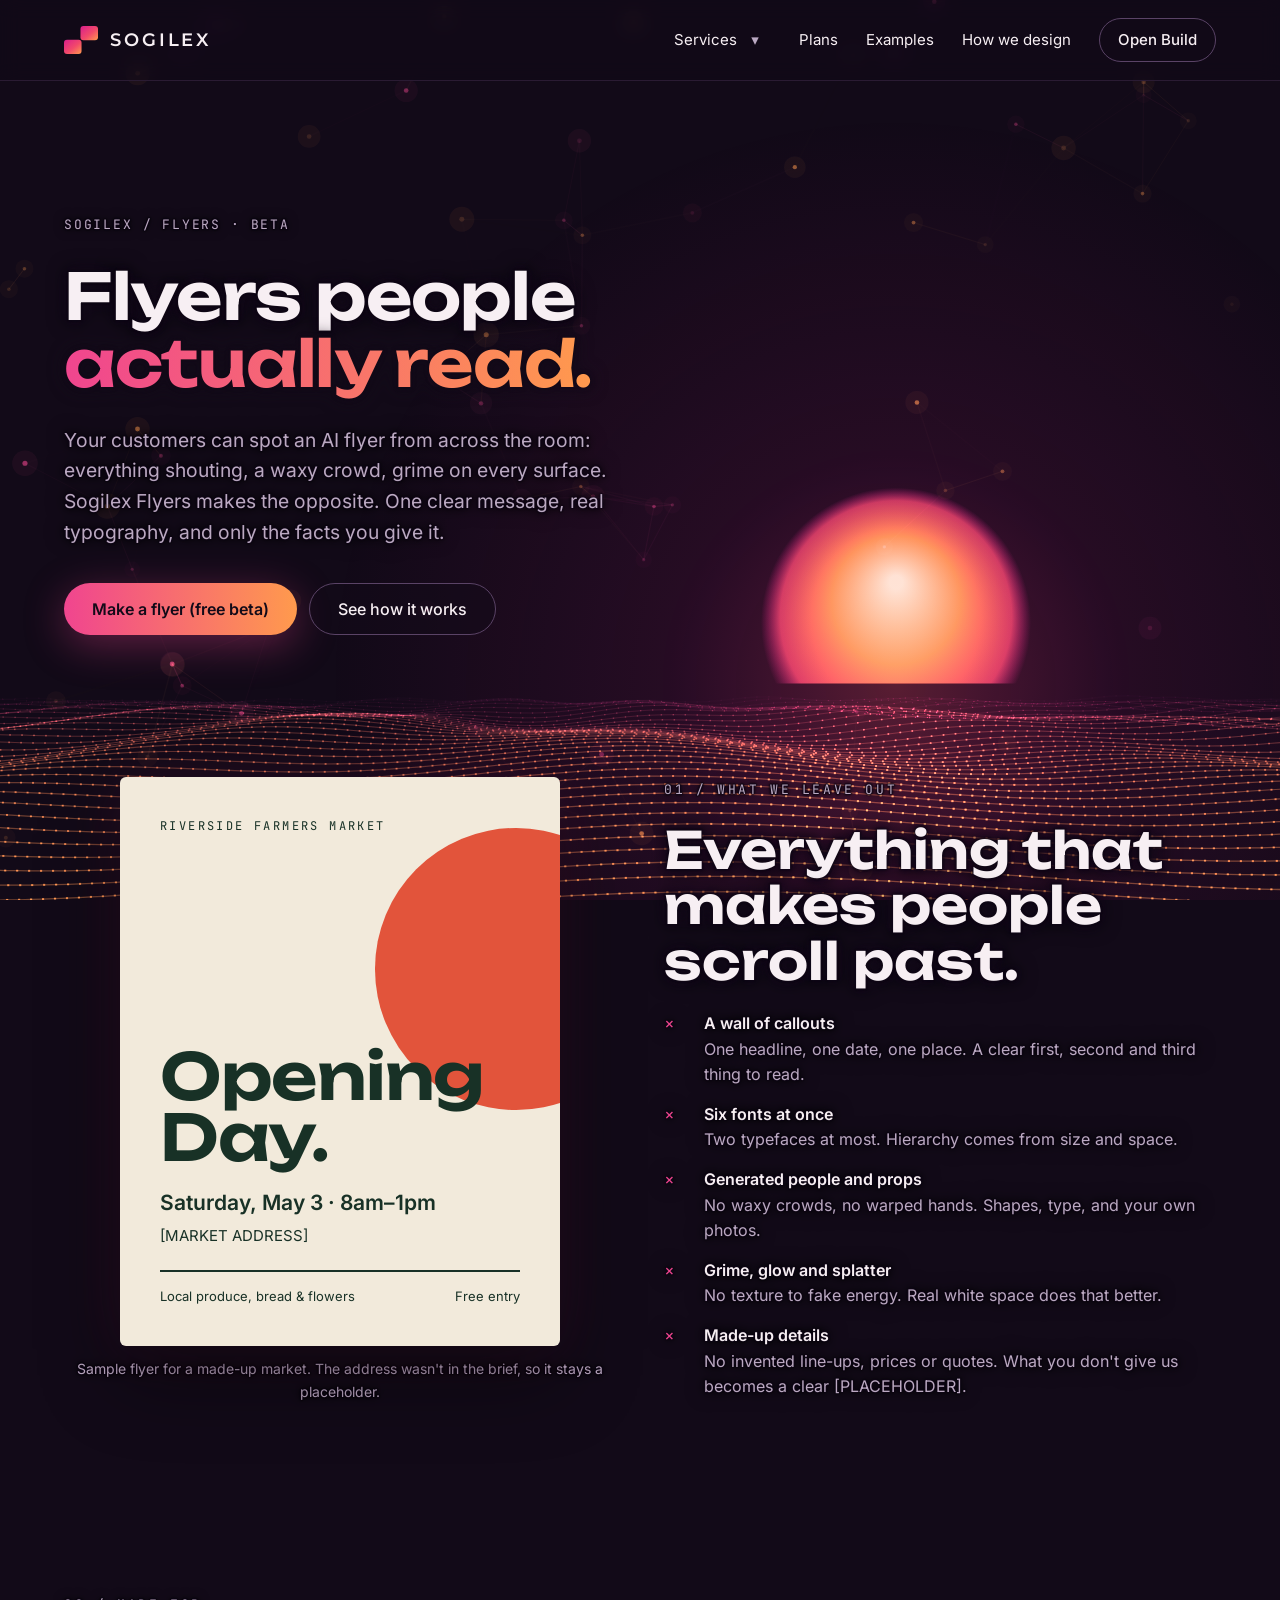
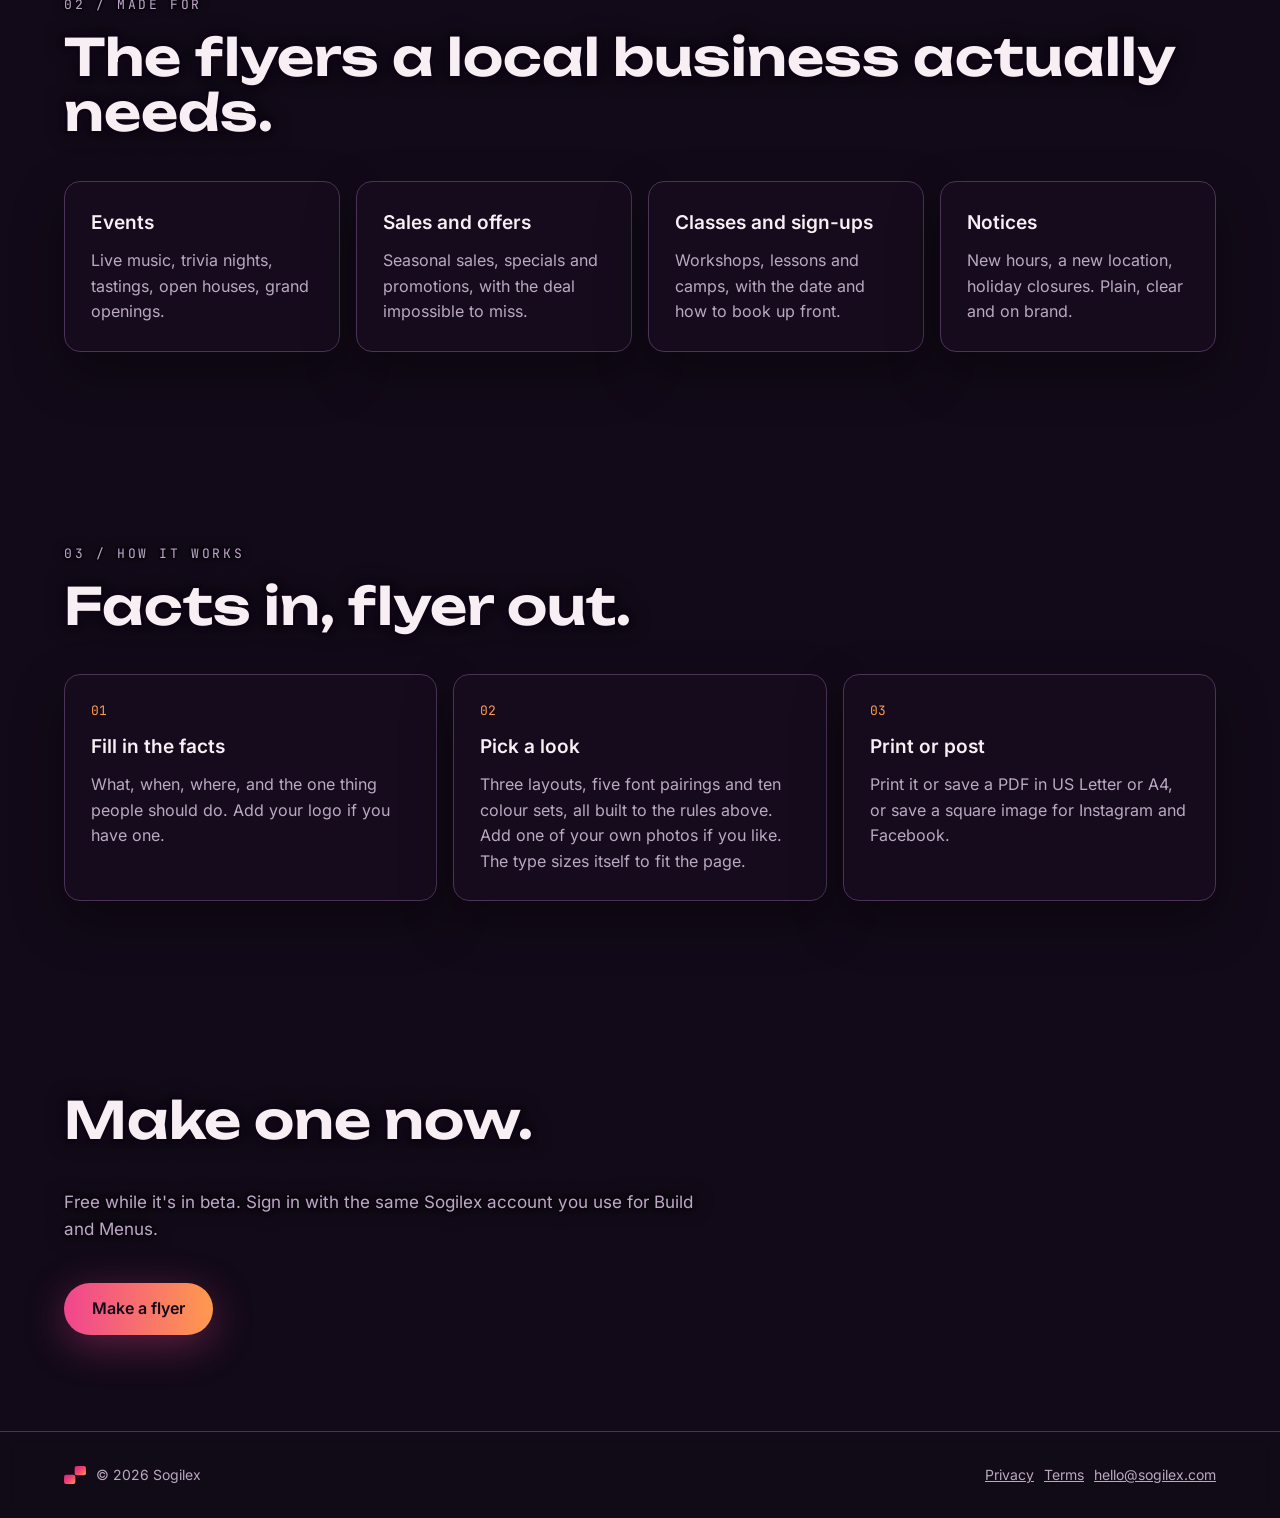
<file: flyers/index.html>
<!doctype html>
<html lang="en">
<head>
<meta charset="utf-8">
<meta name="viewport" content="width=device-width, initial-scale=1">
<title>Sogilex Flyers · Flyers people actually read</title>
<meta name="description" content="Event and promo flyers with one clear message, built on real typography. No waxy AI crowds, no grime filters. Free beta.">
<meta name="theme-color" content="#120A18">
<meta property="og:title" content="Sogilex Flyers · beta">
<meta property="og:description" content="Flyers people actually read. One message, real typography, only your facts.">
<meta property="og:url" content="https://sogilex.com/flyers/">
<meta name="twitter:card" content="summary">
<link rel="canonical" href="https://sogilex.com/flyers/">
<link rel="icon" href="/favicon.svg" type="image/svg+xml">
<link rel="preload" href="/assets/fonts/unbounded-latin-600-normal.woff2" as="font" type="font/woff2" crossorigin>
<link rel="stylesheet" href="/assets/site.css">
<script src="/assets/scene.js" defer></script>
<script src="/assets/services.js" defer></script>
<script src="/assets/nav.js" defer></script>
</head>
<body>
<a class="skip" href="#main">Skip to content</a>

<svg width="0" height="0" style="position: absolute" aria-hidden="true" focusable="false">
  <defs>
    <linearGradient id="sunset" x1="0" y1="0" x2="1" y2="1"><stop offset="0" stop-color="#D91E8C"/><stop offset="0.55" stop-color="#F2496B"/><stop offset="1" stop-color="#FF9A4D"/></linearGradient>
    <symbol id="mark" viewBox="0 0 124 102"><rect x="0" y="50" width="64" height="52" rx="11" fill="url(#sunset)"/><rect x="60" y="0" width="64" height="52" rx="11" fill="url(#sunset)"/></symbol>
  </defs>
</svg>

<canvas id="scene" aria-hidden="true"></canvas>

<div class="page">
  <header class="site-header">
    <div class="wrap bar">
      <a class="logo" href="/" aria-label="Sogilex home"><svg width="34" height="28" aria-hidden="true"><use href="#mark"/></svg><span class="wordmark">SOGILEX</span></a>
      <nav aria-label="Main">
        <ul class="nav">
          <li class="nav-services"><a href="/services/">Services</a></li>
          <li><a href="/plans/">Plans</a></li>
          <li><a href="/examples/">Examples</a></li>
          <li><a href="/#rules">How we design</a></li>
          <li><a class="btn btn-ghost btn-sm" href="https://build.sogilex.com/">Open Build</a></li>
        </ul>
      </nav>
    </div>
  </header>

  <main id="main">
    <section class="page-hero hero" aria-labelledby="hero-title">
      <div class="wrap">
        <div class="hero-copy">
          <a class="crumb" href="/#tools">SOGILEX / FLYERS · BETA</a>
          <h1 id="hero-title">Flyers people <span class="glow-text">actually read.</span></h1>
          <p class="lede">Your customers can spot an AI flyer from across the room: everything shouting, a waxy crowd, grime on every surface. Sogilex Flyers makes the opposite. One clear message, real typography, and only the facts you give it.</p>
          <div class="actions" data-horizon>
            <a class="btn btn-primary" href="https://build.sogilex.com/flyers/">Make a flyer (free beta)</a>
            <a class="btn btn-ghost" href="#how-title">See how it works</a>
          </div>
        </div>
      </div>
    </section>

    <section class="block" aria-labelledby="sample-title">
      <div class="wrap">
        <div class="split">
          <figure style="margin: 0">
            <div class="flyer-card" role="img" aria-label="Sample flyer: Opening Day at the Riverside Farmers Market, Saturday May 3, 8am to 1pm, with the address left as a placeholder">
              <div class="f-sun" aria-hidden="true"></div>
              <p class="f-kicker">Riverside Farmers Market</p>
              <p class="f-title">Opening<br>Day.</p>
              <p class="f-when">Saturday, May 3 · 8am–1pm</p>
              <p class="f-where">[MARKET ADDRESS]</p>
              <div class="f-foot"><span>Local produce, bread &amp; flowers</span><span>Free entry</span></div>
            </div>
            <figcaption class="sample-note">Sample flyer for a made-up market. The address wasn't in the brief, so it stays a placeholder.</figcaption>
          </figure>
          <div style="display: flex; flex-direction: column; gap: 22px">
            <p class="label">01 / What we leave out</p>
            <h2 class="h2" id="sample-title">Everything that makes people scroll past.</h2>
            <ul class="avoid">
              <li><div><strong>A wall of callouts</strong><span>One headline, one date, one place. A clear first, second and third thing to read.</span></div></li>
              <li><div><strong>Six fonts at once</strong><span>Two typefaces at most. Hierarchy comes from size and space.</span></div></li>
              <li><div><strong>Generated people and props</strong><span>No waxy crowds, no warped hands. Shapes, type, and your own photos.</span></div></li>
              <li><div><strong>Grime, glow and splatter</strong><span>No texture to fake energy. Real white space does that better.</span></div></li>
              <li><div><strong>Made-up details</strong><span>No invented line-ups, prices or quotes. What you don't give us becomes a clear [PLACEHOLDER].</span></div></li>
            </ul>
          </div>
        </div>
      </div>
    </section>

    <section class="block" aria-labelledby="for-title">
      <div class="wrap">
        <div style="display: flex; flex-direction: column; gap: 14px">
          <p class="label">02 / Made for</p>
          <h2 class="h2" id="for-title">The flyers a local business actually needs.</h2>
        </div>
        <ul class="promises">
          <li class="panel"><h3>Events</h3><p>Live music, trivia nights, tastings, open houses, grand openings.</p></li>
          <li class="panel"><h3>Sales and offers</h3><p>Seasonal sales, specials and promotions, with the deal impossible to miss.</p></li>
          <li class="panel"><h3>Classes and sign-ups</h3><p>Workshops, lessons and camps, with the date and how to book up front.</p></li>
          <li class="panel"><h3>Notices</h3><p>New hours, a new location, holiday closures. Plain, clear and on brand.</p></li>
        </ul>
      </div>
    </section>

    <section class="block" aria-labelledby="how-title">
      <div class="wrap">
        <div style="display: flex; flex-direction: column; gap: 14px">
          <p class="label">03 / How it works</p>
          <h2 class="h2" id="how-title">Facts in, flyer out.</h2>
        </div>
        <ol class="steps">
          <li class="panel"><h3>Fill in the facts</h3><p>What, when, where, and the one thing people should do. Add your logo if you have one.</p></li>
          <li class="panel"><h3>Pick a look</h3><p>Three layouts, five font pairings and ten colour sets, all built to the rules above. Add one of your own photos if you like. The type sizes itself to fit the page.</p></li>
          <li class="panel"><h3>Print or post</h3><p>Print it or save a PDF in US Letter or A4, or save a square image for Instagram and Facebook.</p></li>
        </ol>
      </div>
    </section>

    <section class="block" aria-labelledby="cta-title">
      <div class="wrap" style="align-items: flex-start">
        <h2 class="h2" id="cta-title">Make one now.</h2>
        <p class="muted" style="margin: 0; max-width: 40rem; font-size: 17px">Free while it's in beta. Sign in with the same Sogilex account you use for Build and Menus.</p>
        <a class="btn btn-primary" href="https://build.sogilex.com/flyers/">Make a flyer</a>
      </div>
    </section>
  </main>

  <footer class="site-footer solid">
    <div class="wrap">
      <span><svg width="22" height="18" aria-hidden="true"><use href="#mark"/></svg>© 2026 Sogilex</span>
      <span class="foot-links"><a href="/privacy/">Privacy</a><a href="/terms/">Terms</a><a href="mailto:hello@sogilex.com">hello@sogilex.com</a></span>
    </div>
  </footer>
</div>
</body>
</html>
</file>
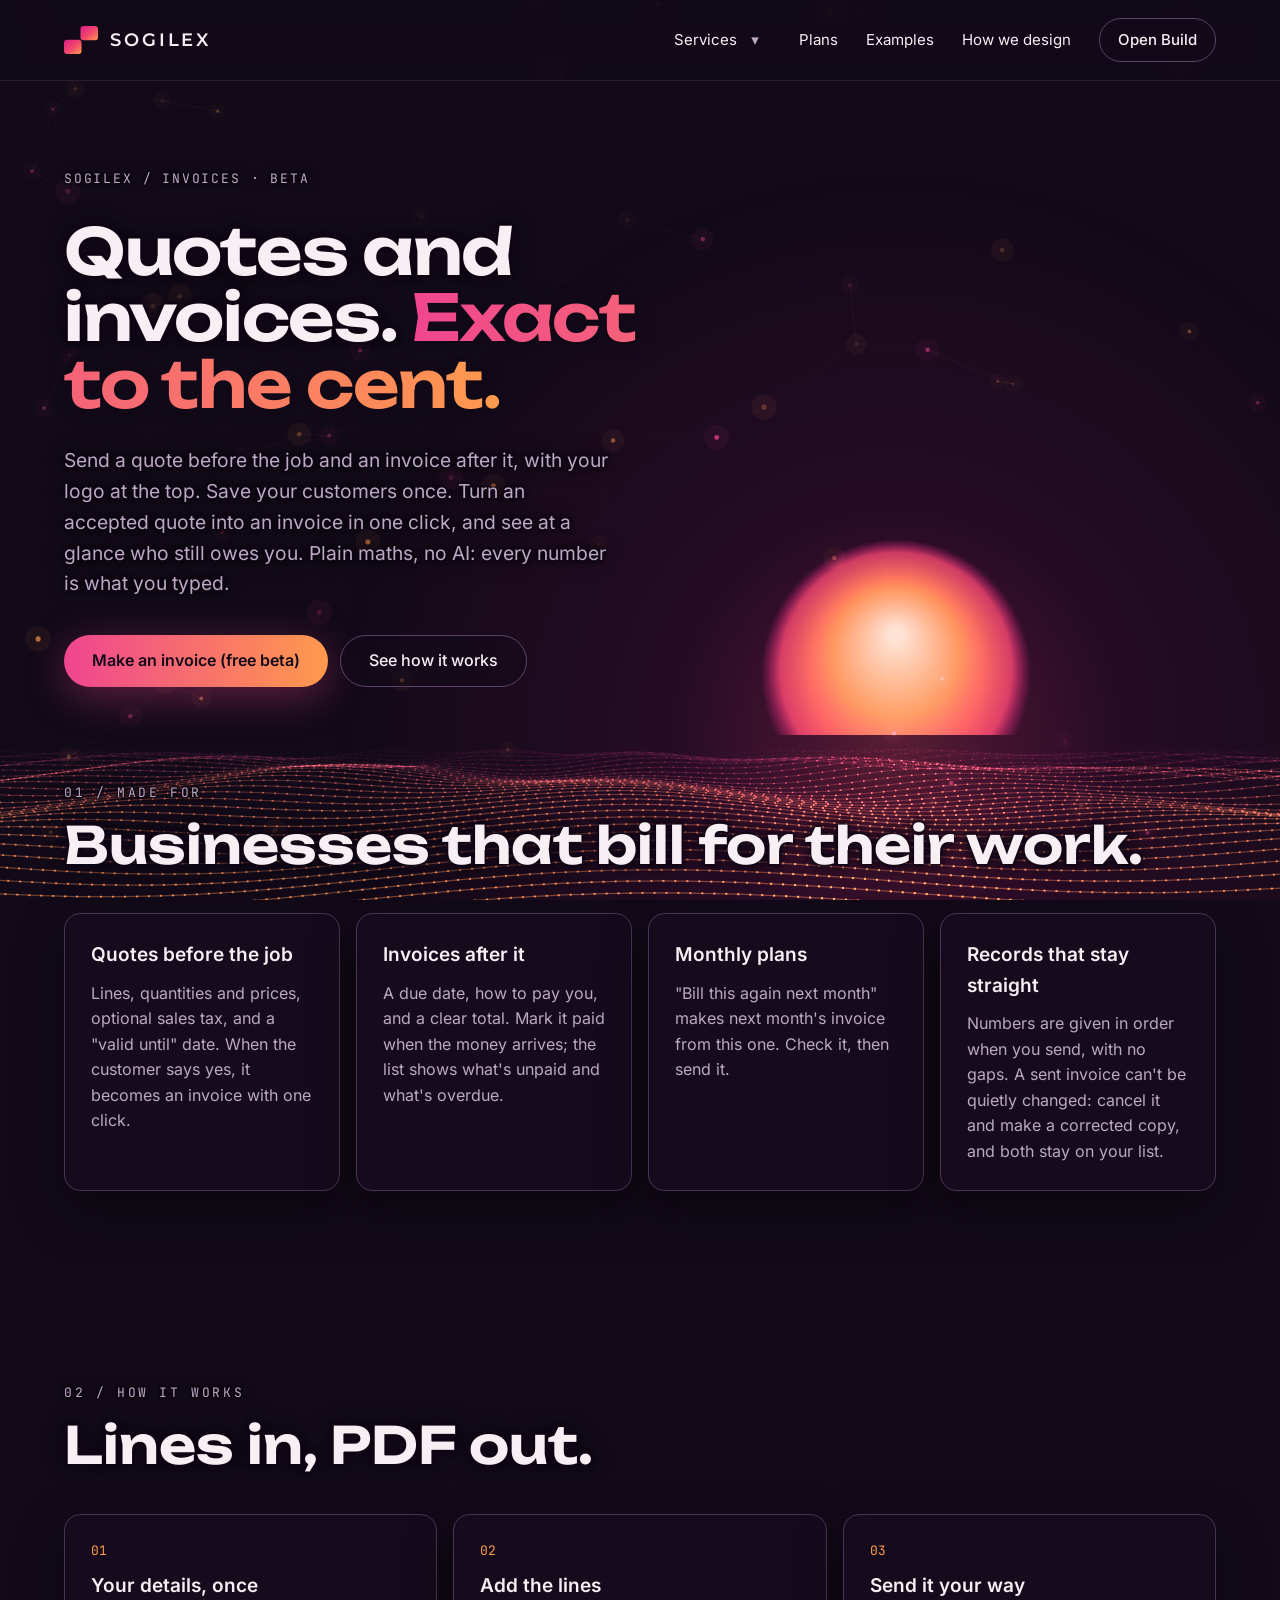
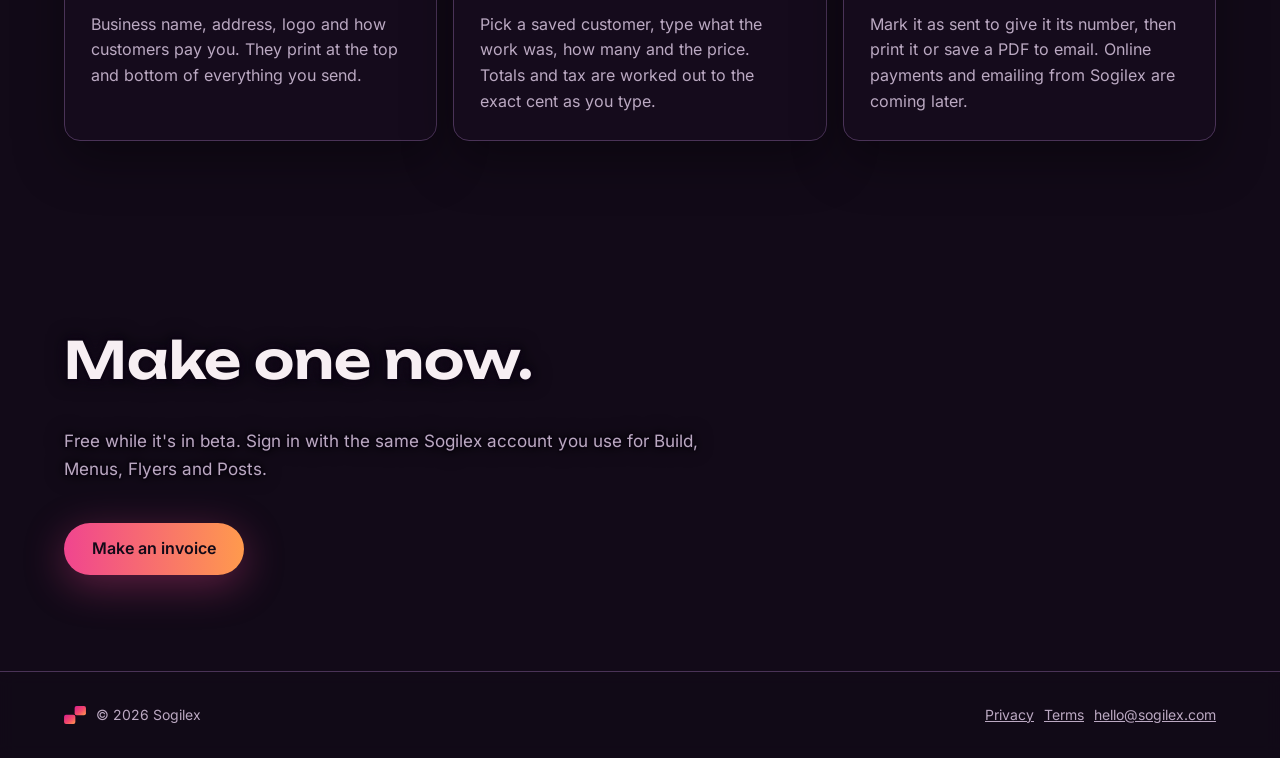
<file: invoices/index.html>
<!doctype html>
<html lang="en">
<head>
<meta charset="utf-8">
<meta name="viewport" content="width=device-width, initial-scale=1">
<title>Sogilex Invoices · Quotes and invoices for your business</title>
<meta name="description" content="Quotes and invoices with your logo, saved customers, exact totals and numbers with no gaps. Turn a quote into an invoice in one click. Print or save a PDF. Free beta.">
<meta name="theme-color" content="#120A18">
<meta property="og:title" content="Sogilex Invoices · beta">
<meta property="og:description" content="Quotes and invoices, exact to the cent. Free beta.">
<meta property="og:url" content="https://sogilex.com/invoices/">
<meta name="twitter:card" content="summary">
<link rel="canonical" href="https://sogilex.com/invoices/">
<link rel="icon" href="/favicon.svg" type="image/svg+xml">
<link rel="preload" href="/assets/fonts/unbounded-latin-600-normal.woff2" as="font" type="font/woff2" crossorigin>
<link rel="stylesheet" href="/assets/site.css">
<script src="/assets/scene.js" defer></script>
<script src="/assets/services.js" defer></script>
<script src="/assets/nav.js" defer></script>
</head>
<body>
<a class="skip" href="#main">Skip to content</a>

<svg width="0" height="0" style="position: absolute" aria-hidden="true" focusable="false">
  <defs>
    <linearGradient id="sunset" x1="0" y1="0" x2="1" y2="1"><stop offset="0" stop-color="#D91E8C"/><stop offset="0.55" stop-color="#F2496B"/><stop offset="1" stop-color="#FF9A4D"/></linearGradient>
    <symbol id="mark" viewBox="0 0 124 102"><rect x="0" y="50" width="64" height="52" rx="11" fill="url(#sunset)"/><rect x="60" y="0" width="64" height="52" rx="11" fill="url(#sunset)"/></symbol>
  </defs>
</svg>

<canvas id="scene" aria-hidden="true"></canvas>

<div class="page">
  <header class="site-header">
    <div class="wrap bar">
      <a class="logo" href="/" aria-label="Sogilex home"><svg width="34" height="28" aria-hidden="true"><use href="#mark"/></svg><span class="wordmark">SOGILEX</span></a>
      <nav aria-label="Main">
        <ul class="nav">
          <li class="nav-services"><a href="/services/">Services</a></li>
          <li><a href="/plans/">Plans</a></li>
          <li><a href="/examples/">Examples</a></li>
          <li><a href="/#rules">How we design</a></li>
          <li><a class="btn btn-ghost btn-sm" href="https://build.sogilex.com/">Open Build</a></li>
        </ul>
      </nav>
    </div>
  </header>

  <main id="main">
    <section class="page-hero hero" aria-labelledby="hero-title">
      <div class="wrap">
        <div class="hero-copy">
          <a class="crumb" href="/#tools">SOGILEX / INVOICES · BETA</a>
          <h1 id="hero-title">Quotes and invoices. <span class="glow-text">Exact to the cent.</span></h1>
          <p class="lede">Send a quote before the job and an invoice after it, with your logo at the top. Save your customers once. Turn an accepted quote into an invoice in one click, and see at a glance who still owes you. Plain maths, no AI: every number is what you typed.</p>
          <div class="actions" data-horizon>
            <a class="btn btn-primary" href="https://build.sogilex.com/invoices/">Make an invoice (free beta)</a>
            <a class="btn btn-ghost" href="#how-title">See how it works</a>
          </div>
        </div>
      </div>
    </section>

    <section class="block" aria-labelledby="for-title">
      <div class="wrap">
        <div style="display: flex; flex-direction: column; gap: 14px">
          <p class="label">01 / Made for</p>
          <h2 class="h2" id="for-title">Businesses that bill for their work.</h2>
        </div>
        <ul class="promises">
          <li class="panel"><h3>Quotes before the job</h3><p>Lines, quantities and prices, optional sales tax, and a "valid until" date. When the customer says yes, it becomes an invoice with one click.</p></li>
          <li class="panel"><h3>Invoices after it</h3><p>A due date, how to pay you, and a clear total. Mark it paid when the money arrives; the list shows what's unpaid and what's overdue.</p></li>
          <li class="panel"><h3>Monthly plans</h3><p>"Bill this again next month" makes next month's invoice from this one. Check it, then send it.</p></li>
          <li class="panel"><h3>Records that stay straight</h3><p>Numbers are given in order when you send, with no gaps. A sent invoice can't be quietly changed: cancel it and make a corrected copy, and both stay on your list.</p></li>
        </ul>
      </div>
    </section>

    <section class="block" aria-labelledby="how-title">
      <div class="wrap">
        <div style="display: flex; flex-direction: column; gap: 14px">
          <p class="label">02 / How it works</p>
          <h2 class="h2" id="how-title">Lines in, PDF out.</h2>
        </div>
        <ol class="steps">
          <li class="panel"><h3>Your details, once</h3><p>Business name, address, logo and how customers pay you. They print at the top and bottom of everything you send.</p></li>
          <li class="panel"><h3>Add the lines</h3><p>Pick a saved customer, type what the work was, how many and the price. Totals and tax are worked out to the exact cent as you type.</p></li>
          <li class="panel"><h3>Send it your way</h3><p>Mark it as sent to give it its number, then print it or save a PDF to email. Online payments and emailing from Sogilex are coming later.</p></li>
        </ol>
      </div>
    </section>

    <section class="block" aria-labelledby="cta-title">
      <div class="wrap" style="align-items: flex-start">
        <h2 class="h2" id="cta-title">Make one now.</h2>
        <p class="muted" style="margin: 0; max-width: 40rem; font-size: 17px">Free while it's in beta. Sign in with the same Sogilex account you use for Build, Menus, Flyers and Posts.</p>
        <a class="btn btn-primary" href="https://build.sogilex.com/invoices/">Make an invoice</a>
      </div>
    </section>
  </main>

  <footer class="site-footer solid">
    <div class="wrap">
      <span><svg width="22" height="18" aria-hidden="true"><use href="#mark"/></svg>© 2026 Sogilex</span>
      <span class="foot-links"><a href="/privacy/">Privacy</a><a href="/terms/">Terms</a><a href="mailto:hello@sogilex.com">hello@sogilex.com</a></span>
    </div>
  </footer>
</div>
</body>
</html>
</file>
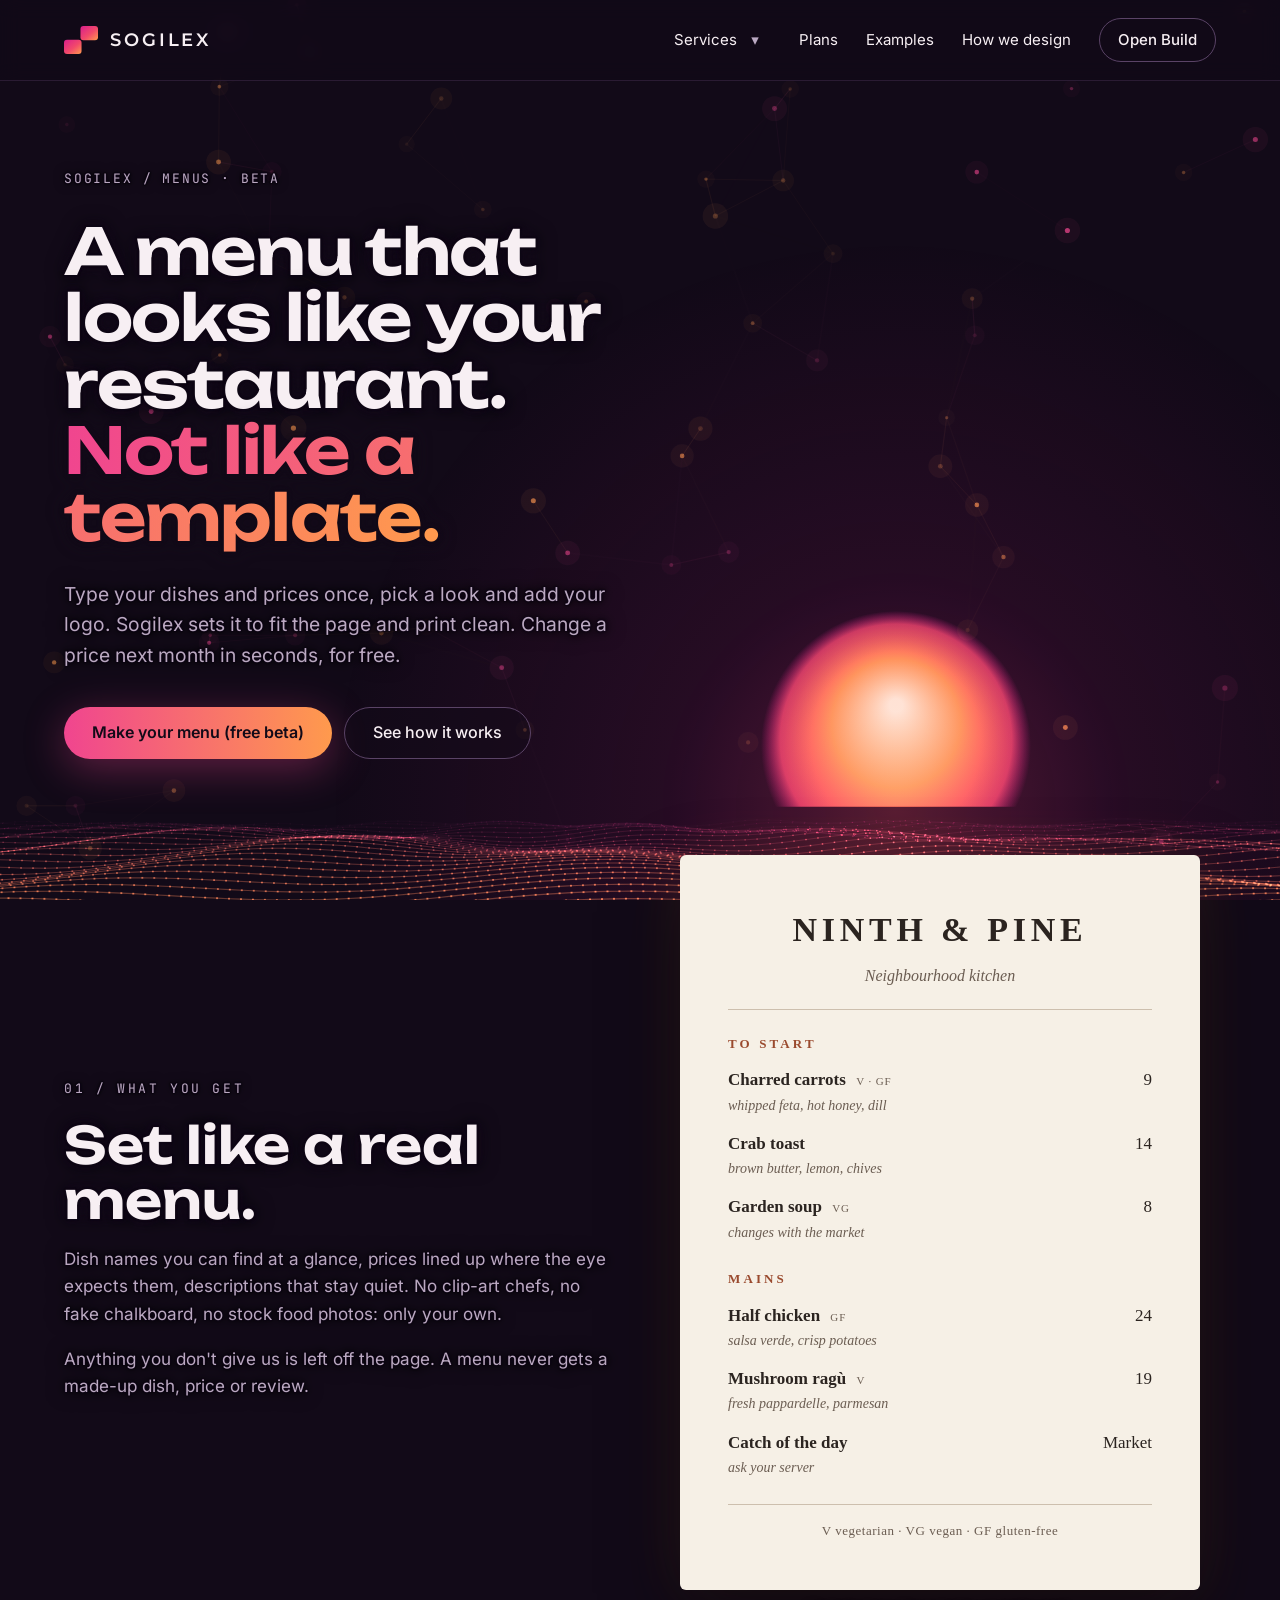
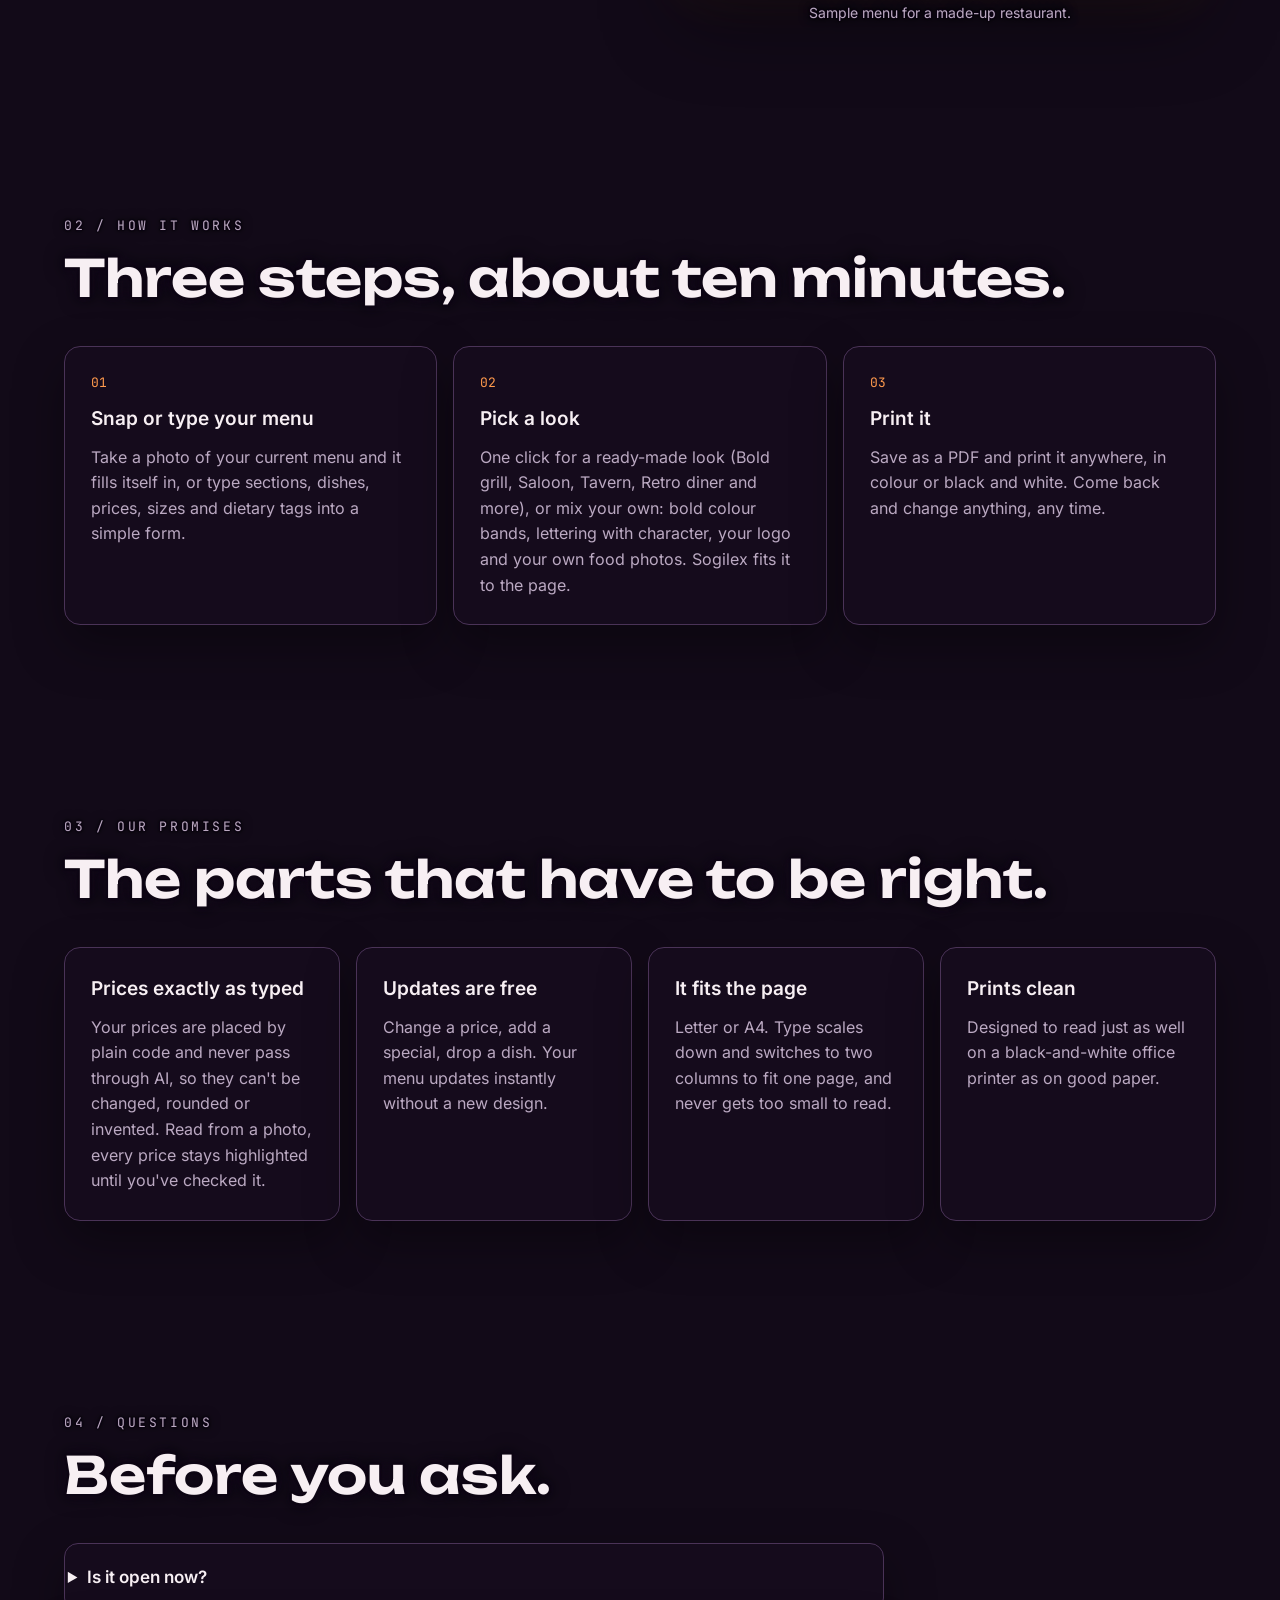
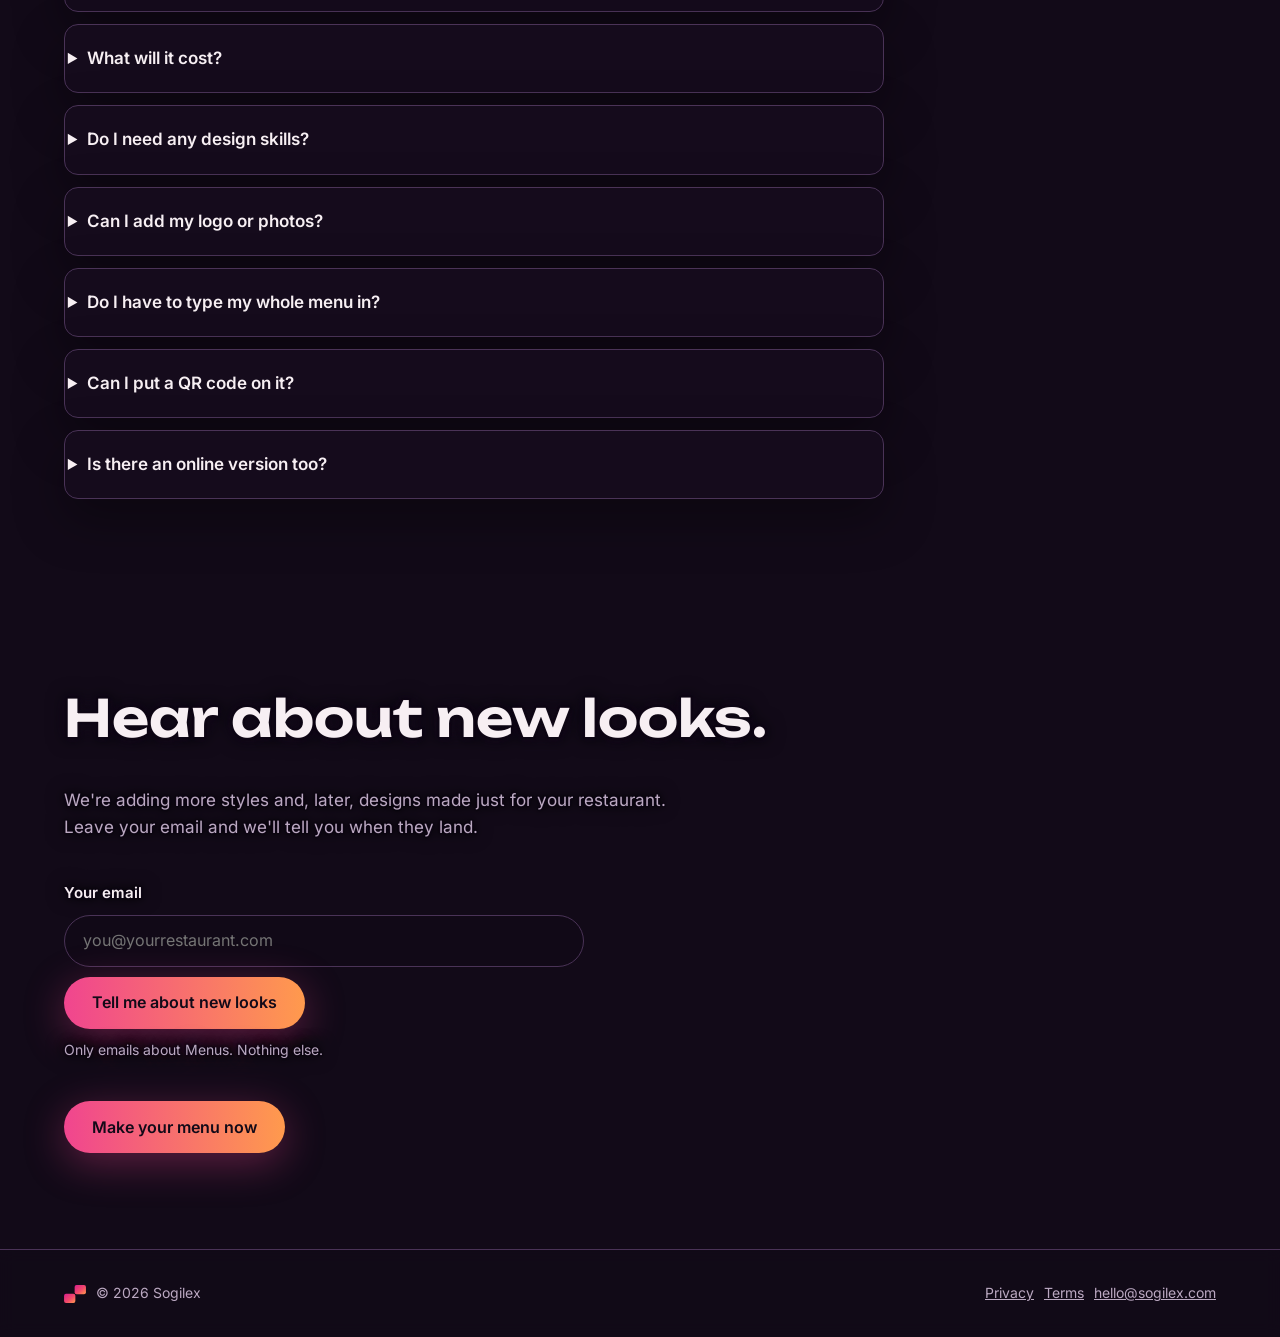
<file: menus/index.html>
<!doctype html>
<html lang="en">
<head>
<meta charset="utf-8">
<meta name="viewport" content="width=device-width, initial-scale=1">
<title>Sogilex Menus · Print-ready restaurant menus</title>
<meta name="description" content="Type your dishes and prices once. Get a menu that looks designed, prints clean, and keeps every price exactly as you typed it. Free beta from Sogilex.">
<meta name="theme-color" content="#120A18">
<meta property="og:title" content="Sogilex Menus · free beta">
<meta property="og:description" content="Restaurant menus that look designed, not churned out. Prices stay exactly as you typed them.">
<meta property="og:url" content="https://sogilex.com/menus/">
<meta name="twitter:card" content="summary">
<link rel="canonical" href="https://sogilex.com/menus/">
<link rel="icon" href="/favicon.svg" type="image/svg+xml">
<link rel="preload" href="/assets/fonts/unbounded-latin-600-normal.woff2" as="font" type="font/woff2" crossorigin>
<link rel="stylesheet" href="/assets/site.css">
<script src="/assets/scene.js" defer></script>
<script src="/assets/services.js" defer></script>
<script src="/assets/nav.js" defer></script>
<script src="/assets/waitlist.js" defer></script>
</head>
<body>
<a class="skip" href="#main">Skip to content</a>

<svg width="0" height="0" style="position: absolute" aria-hidden="true" focusable="false">
  <defs>
    <linearGradient id="sunset" x1="0" y1="0" x2="1" y2="1"><stop offset="0" stop-color="#D91E8C"/><stop offset="0.55" stop-color="#F2496B"/><stop offset="1" stop-color="#FF9A4D"/></linearGradient>
    <symbol id="mark" viewBox="0 0 124 102"><rect x="0" y="50" width="64" height="52" rx="11" fill="url(#sunset)"/><rect x="60" y="0" width="64" height="52" rx="11" fill="url(#sunset)"/></symbol>
  </defs>
</svg>

<canvas id="scene" aria-hidden="true"></canvas>

<div class="page">
  <header class="site-header">
    <div class="wrap bar">
      <a class="logo" href="/" aria-label="Sogilex home"><svg width="34" height="28" aria-hidden="true"><use href="#mark"/></svg><span class="wordmark">SOGILEX</span></a>
      <nav aria-label="Main">
        <ul class="nav">
          <li class="nav-services"><a href="/services/">Services</a></li>
          <li><a href="/plans/">Plans</a></li>
          <li><a href="/examples/">Examples</a></li>
          <li><a href="/#rules">How we design</a></li>
          <li><a class="btn btn-ghost btn-sm" href="https://build.sogilex.com/">Open Build</a></li>
        </ul>
      </nav>
    </div>
  </header>

  <main id="main">
    <section class="page-hero hero" aria-labelledby="hero-title">
      <div class="wrap">
        <div class="hero-copy">
          <a class="crumb" href="/#tools">SOGILEX / MENUS · BETA</a>
          <h1 id="hero-title">A menu that looks like your restaurant. <span class="glow-text">Not like a template.</span></h1>
          <p class="lede">Type your dishes and prices once, pick a look and add your logo. Sogilex sets it to fit the page and print clean. Change a price next month in seconds, for free.</p>
          <div class="actions" data-horizon>
            <a class="btn btn-primary" href="https://build.sogilex.com/menus/">Make your menu (free beta)</a>
            <a class="btn btn-ghost" href="#how-title">See how it works</a>
          </div>
        </div>
      </div>
    </section>

    <section class="block" aria-labelledby="sample-title">
      <div class="wrap">
        <div class="split">
          <div style="display: flex; flex-direction: column; gap: 18px">
            <p class="label">01 / What you get</p>
            <h2 class="h2" id="sample-title">Set like a real menu.</h2>
            <p class="muted" style="margin: 0; font-size: 17px">Dish names you can find at a glance, prices lined up where the eye expects them, descriptions that stay quiet. No clip-art chefs, no fake chalkboard, no stock food photos: only your own.</p>
            <p class="muted" style="margin: 0; font-size: 17px">Anything you don't give us is left off the page. A menu never gets a made-up dish, price or review.</p>
          </div>
          <figure style="margin: 0">
            <div class="menu-card" role="img" aria-label="Sample menu for a fictional restaurant called Ninth and Pine, with starters and mains, prices aligned on the right and short italic descriptions">
              <header>
                <p class="m-name">Ninth &amp; Pine</p>
                <p class="m-tag">Neighbourhood kitchen</p>
              </header>
              <section>
                <h4>To start</h4>
                <div class="item"><span class="i-name">Charred carrots <small>V · GF</small></span><span class="i-price">9</span><span class="i-desc">whipped feta, hot honey, dill</span></div>
                <div class="item"><span class="i-name">Crab toast</span><span class="i-price">14</span><span class="i-desc">brown butter, lemon, chives</span></div>
                <div class="item"><span class="i-name">Garden soup <small>VG</small></span><span class="i-price">8</span><span class="i-desc">changes with the market</span></div>
              </section>
              <section>
                <h4>Mains</h4>
                <div class="item"><span class="i-name">Half chicken <small>GF</small></span><span class="i-price">24</span><span class="i-desc">salsa verde, crisp potatoes</span></div>
                <div class="item"><span class="i-name">Mushroom ragù <small>V</small></span><span class="i-price">19</span><span class="i-desc">fresh pappardelle, parmesan</span></div>
                <div class="item"><span class="i-name">Catch of the day</span><span class="i-price">Market</span><span class="i-desc">ask your server</span></div>
              </section>
              <footer>V vegetarian · VG vegan · GF gluten-free</footer>
            </div>
            <figcaption class="sample-note">Sample menu for a made-up restaurant.</figcaption>
          </figure>
        </div>
      </div>
    </section>

    <section class="block" aria-labelledby="how-title">
      <div class="wrap">
        <div style="display: flex; flex-direction: column; gap: 14px">
          <p class="label">02 / How it works</p>
          <h2 class="h2" id="how-title">Three steps, about ten minutes.</h2>
        </div>
        <ol class="steps">
          <li class="panel"><h3>Snap or type your menu</h3><p>Take a photo of your current menu and it fills itself in, or type sections, dishes, prices, sizes and dietary tags into a simple form.</p></li>
          <li class="panel"><h3>Pick a look</h3><p>One click for a ready-made look (Bold grill, Saloon, Tavern, Retro diner and more), or mix your own: bold colour bands, lettering with character, your logo and your own food photos. Sogilex fits it to the page.</p></li>
          <li class="panel"><h3>Print it</h3><p>Save as a PDF and print it anywhere, in colour or black and white. Come back and change anything, any time.</p></li>
        </ol>
      </div>
    </section>

    <section class="block" aria-labelledby="promise-title">
      <div class="wrap">
        <div style="display: flex; flex-direction: column; gap: 14px">
          <p class="label">03 / Our promises</p>
          <h2 class="h2" id="promise-title">The parts that have to be right.</h2>
        </div>
        <ul class="promises">
          <li class="panel"><h3>Prices exactly as typed</h3><p>Your prices are placed by plain code and never pass through AI, so they can't be changed, rounded or invented. Read from a photo, every price stays highlighted until you've checked it.</p></li>
          <li class="panel"><h3>Updates are free</h3><p>Change a price, add a special, drop a dish. Your menu updates instantly without a new design.</p></li>
          <li class="panel"><h3>It fits the page</h3><p>Letter or A4. Type scales down and switches to two columns to fit one page, and never gets too small to read.</p></li>
          <li class="panel"><h3>Prints clean</h3><p>Designed to read just as well on a black-and-white office printer as on good paper.</p></li>
        </ul>
      </div>
    </section>

    <section class="block" aria-labelledby="faq-title">
      <div class="wrap">
        <div style="display: flex; flex-direction: column; gap: 14px">
          <p class="label">04 / Questions</p>
          <h2 class="h2" id="faq-title">Before you ask.</h2>
        </div>
        <div class="faq">
          <details class="panel"><summary>Is it open now?</summary><p>Yes, as a free beta. Sign in with your Sogilex account at <a href="https://build.sogilex.com/menus/">build.sogilex.com/menus</a> and start typing.</p></details>
          <details class="panel"><summary>What will it cost?</summary><p>It will be free during the beta. We'll announce pricing before the beta ends, and nothing will be charged without you choosing a plan.</p></details>
          <details class="panel"><summary>Do I need any design skills?</summary><p>No. If you can type your dishes and prices, you can make the menu.</p></details>
          <details class="panel"><summary>Can I add my logo or photos?</summary><p>Your logo, yes: add it once and it appears at the top of your menu, with a colour palette taken from it. Photos too: your own food photos, one big one at the top and one for any section. They show on the online menu as well. Your own, never stock photos.</p></details>
          <details class="panel"><summary>Do I have to type my whole menu in?</summary><p>No. Take a photo of your current menu (or upload a PDF) and Sogilex fills in your dishes, prices and details. Every price it reads is highlighted until you've checked it against your menu, and anything it can't read clearly is marked for you to fill in, never guessed. The photos aren't kept.</p></details>
          <details class="panel"><summary>Can I put a QR code on it?</summary><p>Yes. Type any web address (your website, online ordering, reviews or Instagram) and a short line like "Scan to order online", and the code prints at the bottom of your menu.</p></details>
          <details class="panel"><summary>Is there an online version too?</summary><p>Yes, in a small beta for now: your menu on its own page made for phones, at <b>your-name.sogilex.net/menu</b>. It updates by itself whenever you change your menu, so the QR code on your tables always shows today's prices.</p></details>
        </div>
      </div>
    </section>

    <section class="block" aria-labelledby="cta-title">
      <div class="wrap" style="align-items: flex-start">
        <h2 class="h2" id="cta-title">Hear about new looks.</h2>
        <p class="muted" style="margin: 0; max-width: 40rem; font-size: 17px">We're adding more styles and, later, designs made just for your restaurant. Leave your email and we'll tell you when they land.</p>
        <form class="waitlist" data-waitlist="menus">
          <label for="menus-email-2">Your email</label>
          <div class="row">
            <input id="menus-email-2" name="email" type="email" autocomplete="email" required placeholder="you@yourrestaurant.com">
            <button class="btn btn-primary" type="submit">Tell me about new looks</button>
          </div>
          <div class="hp" aria-hidden="true"><label for="menus-website-2">Leave this empty</label><input id="menus-website-2" name="website" tabindex="-1" autocomplete="off"></div>
          <p class="form-status" role="status" aria-live="polite">Only emails about Menus. Nothing else.</p>
        </form>
        <a class="btn btn-primary" href="https://build.sogilex.com/menus/">Make your menu now</a>
      </div>
    </section>
  </main>

  <footer class="site-footer solid">
    <div class="wrap">
      <span><svg width="22" height="18" aria-hidden="true"><use href="#mark"/></svg>© 2026 Sogilex</span>
      <span class="foot-links"><a href="/privacy/">Privacy</a><a href="/terms/">Terms</a><a href="mailto:hello@sogilex.com">hello@sogilex.com</a></span>
    </div>
  </footer>
</div>
</body>
</html>
</file>
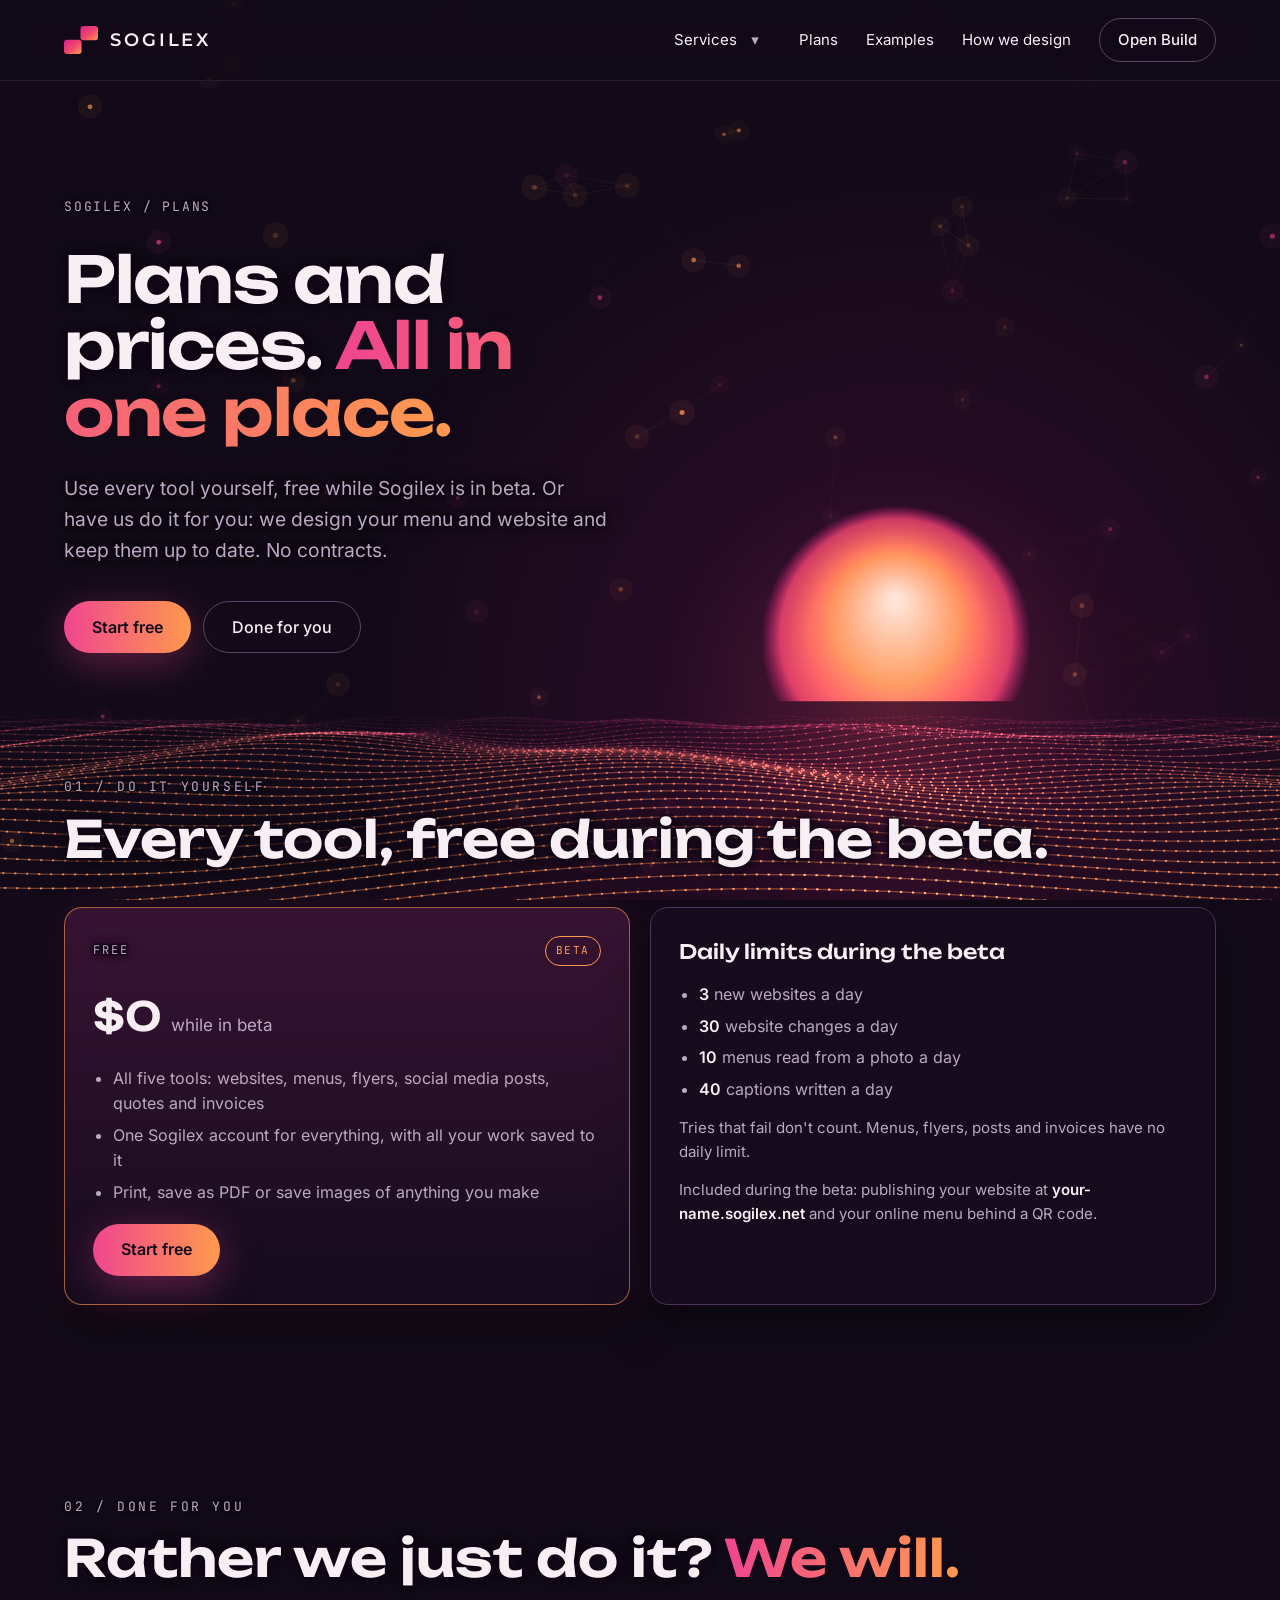
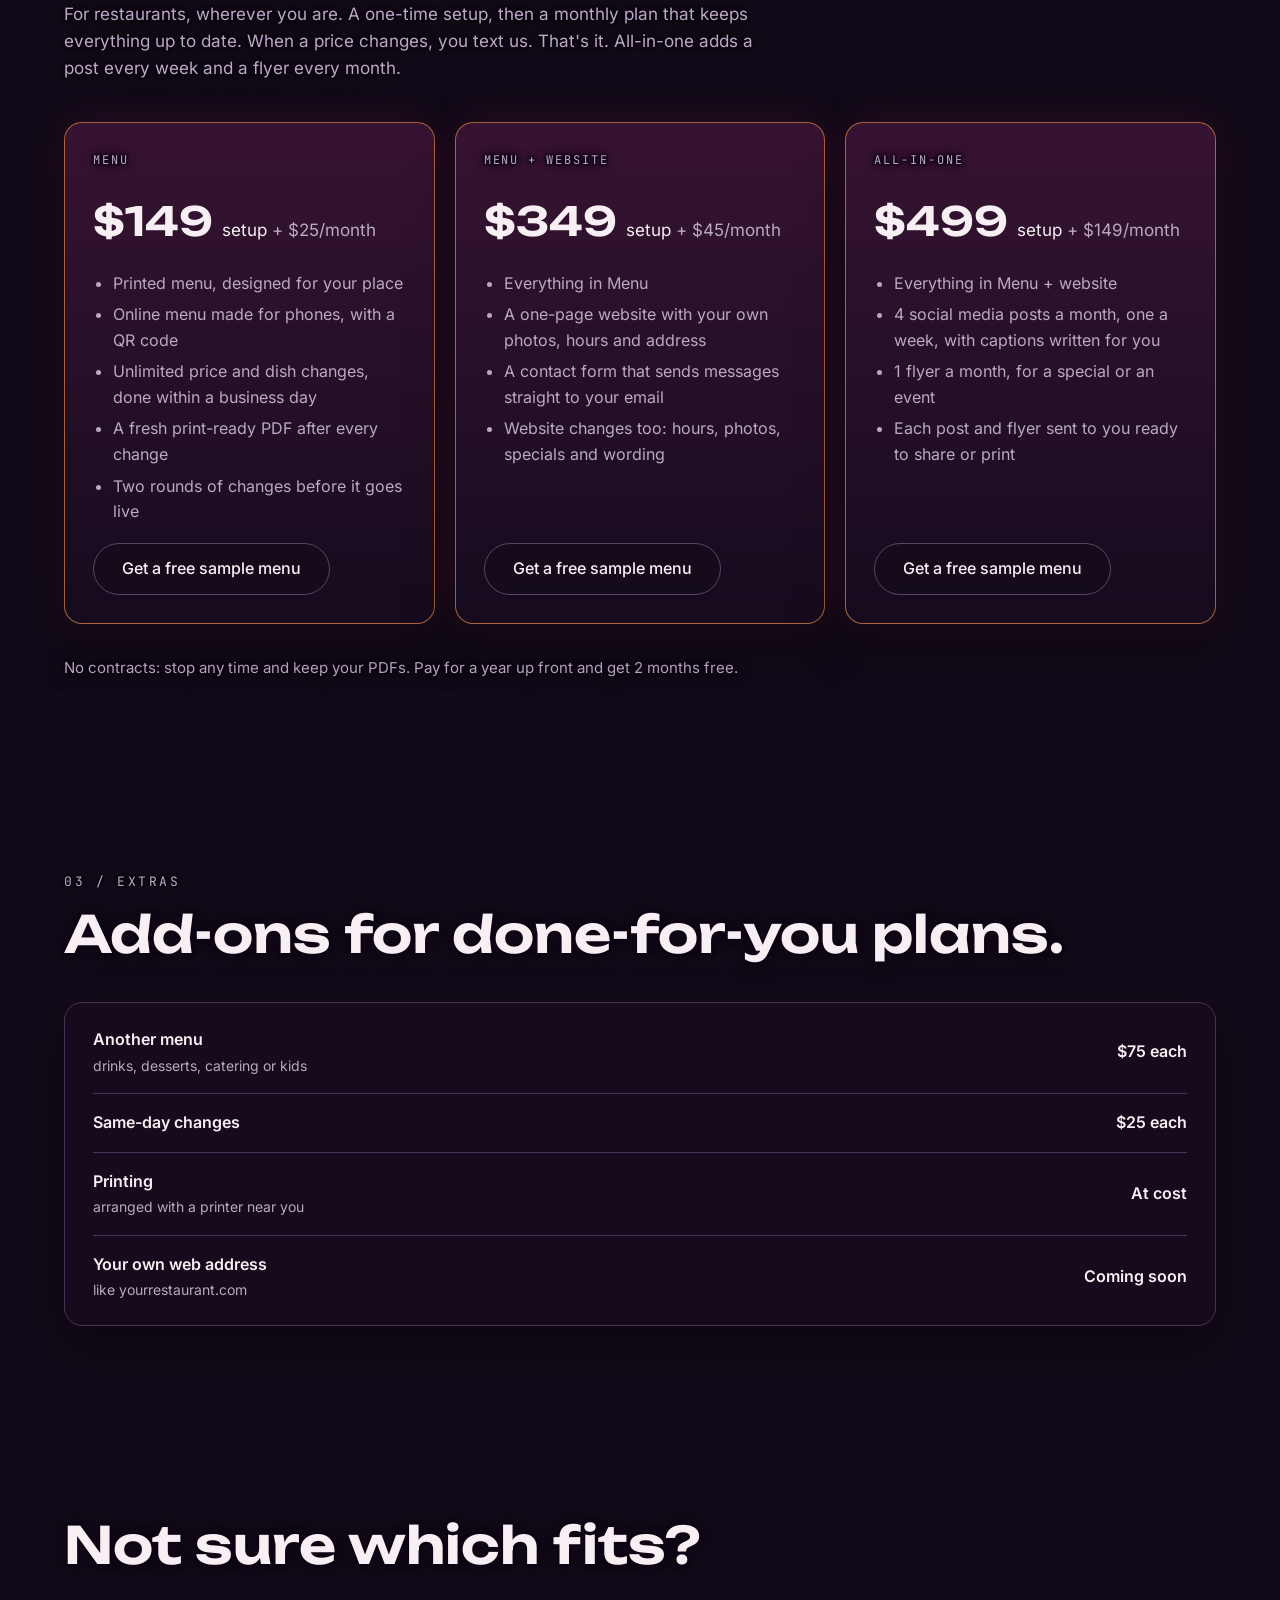
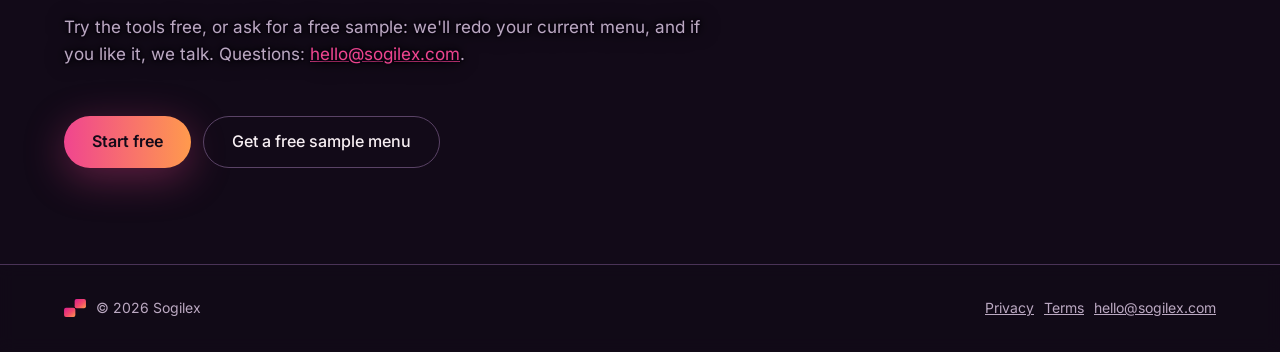
<file: plans/index.html>
<!doctype html>
<html lang="en">
<head>
<meta charset="utf-8">
<meta name="viewport" content="width=device-width, initial-scale=1">
<title>Sogilex · Plans and prices</title>
<meta name="description" content="Every Sogilex tool is free during the beta. Or have us design your menu and website, and your weekly posts, and keep them up to date, from $149 setup and $25 a month. No contracts.">
<meta name="theme-color" content="#120A18">
<meta property="og:title" content="Sogilex · Plans and prices">
<meta property="og:description" content="Every Sogilex tool is free during the beta. Or have us design your menu and website, and your weekly posts, and keep them up to date, from $149 setup and $25 a month. No contracts.">
<meta property="og:url" content="https://sogilex.com/plans/">
<meta name="twitter:card" content="summary">
<link rel="canonical" href="https://sogilex.com/plans/">
<link rel="icon" href="/favicon.svg" type="image/svg+xml">
<link rel="preload" href="/assets/fonts/unbounded-latin-600-normal.woff2" as="font" type="font/woff2" crossorigin>
<link rel="stylesheet" href="/assets/site.css">
<script src="/assets/scene.js" defer></script>
<script src="/assets/services.js" defer></script>
<script src="/assets/nav.js" defer></script>
</head>
<body>
<a class="skip" href="#main">Skip to content</a>

<svg width="0" height="0" style="position: absolute" aria-hidden="true" focusable="false">
  <defs>
    <linearGradient id="sunset" x1="0" y1="0" x2="1" y2="1"><stop offset="0" stop-color="#D91E8C"/><stop offset="0.55" stop-color="#F2496B"/><stop offset="1" stop-color="#FF9A4D"/></linearGradient>
    <symbol id="mark" viewBox="0 0 124 102"><rect x="0" y="50" width="64" height="52" rx="11" fill="url(#sunset)"/><rect x="60" y="0" width="64" height="52" rx="11" fill="url(#sunset)"/></symbol>
  </defs>
</svg>

<canvas id="scene" aria-hidden="true"></canvas>

<div class="page">
  <header class="site-header">
    <div class="wrap bar">
      <a class="logo" href="/" aria-label="Sogilex home"><svg width="34" height="28" aria-hidden="true"><use href="#mark"/></svg><span class="wordmark">SOGILEX</span></a>
      <nav aria-label="Main">
        <ul class="nav">
          <li class="nav-services"><a href="/services/">Services</a></li>
          <li><a href="/plans/" aria-current="page">Plans</a></li>
          <li><a href="/examples/">Examples</a></li>
          <li><a href="/#rules">How we design</a></li>
          <li><a class="btn btn-ghost btn-sm" href="https://build.sogilex.com/">Open Build</a></li>
        </ul>
      </nav>
    </div>
  </header>

  <main id="main">
    <section class="page-hero hero" aria-labelledby="hero-title">
      <div class="wrap">
        <div class="hero-copy">
          <a class="crumb" href="/">SOGILEX / PLANS</a>
          <h1 id="hero-title">Plans and prices. <span class="glow-text">All in one place.</span></h1>
          <p class="lede">Use every tool yourself, free while Sogilex is in beta. Or have us do it for you: we design your menu and website and keep them up to date. No contracts.</p>
          <div class="actions" data-horizon>
            <a class="btn btn-primary" href="https://build.sogilex.com/">Start free</a>
            <a class="btn btn-ghost" href="#done-title">Done for you</a>
          </div>
        </div>
      </div>
    </section>

    <section class="block" aria-labelledby="free-title">
      <div class="wrap">
        <div style="display: flex; flex-direction: column; gap: 14px">
          <p class="label">01 / Do it yourself</p>
          <h2 class="h2" id="free-title">Every tool, free during the beta.</h2>
        </div>
        <div class="plans-grid">
          <article class="card panel live plan">
            <div class="card-top"><span class="label">Free</span><span class="tag on">Beta</span></div>
            <p class="dfy-price"><b>$0</b> <span>while in beta</span></p>
            <ul class="dfy-list">
              <li>All five tools: websites, menus, flyers, social media posts, quotes and invoices</li>
              <li>One Sogilex account for everything, with all your work saved to it</li>
              <li>Print, save as PDF or save images of anything you make</li>
            </ul>
            <a class="btn btn-primary plan-btn" href="https://build.sogilex.com/">Start free</a>
          </article>
          <div class="panel plan-limits">
            <h3>Daily limits during the beta</h3>
            <ul class="dfy-list">
              <li><b>3</b> new websites a day</li>
              <li><b>30</b> website changes a day</li>
              <li><b>10</b> menus read from a photo a day</li>
              <li><b>40</b> captions written a day</li>
            </ul>
            <p class="muted">Tries that fail don't count. Menus, flyers, posts and invoices have no daily limit.</p>
            <p class="muted">Included during the beta: publishing your website at <b>your-name.sogilex.net</b> and your online menu behind a QR code.</p>
          </div>
        </div>
      </div>
    </section>

    <section class="block" aria-labelledby="done-title">
      <div class="wrap">
        <div style="display: flex; flex-direction: column; gap: 14px">
          <p class="label">02 / Done for you</p>
          <h2 class="h2" id="done-title">Rather we just do it? <span class="glow-text">We will.</span></h2>
          <p class="muted" style="margin: 0; max-width: 44rem; font-size: 17px">For restaurants, wherever you are. A one-time setup, then a monthly plan that keeps everything up to date. When a price changes, you text us. That's it. All-in-one adds a post every week and a flyer every month.</p>
        </div>
        <div class="dfy-prices">
          <article class="card panel live plan">
            <div class="card-top"><span class="label">Menu</span></div>
            <p class="dfy-price"><b>$149</b> setup <span>+ $25/month</span></p>
            <ul class="dfy-list">
              <li>Printed menu, designed for your place</li>
              <li>Online menu made for phones, with a QR code</li>
              <li>Unlimited price and dish changes, done within a business day</li>
              <li>A fresh print-ready PDF after every change</li>
              <li>Two rounds of changes before it goes live</li>
            </ul>
            <a class="btn btn-ghost plan-btn" href="/#done-for-you">Get a free sample menu</a>
          </article>
          <article class="card panel live plan">
            <div class="card-top"><span class="label">Menu + website</span></div>
            <p class="dfy-price"><b>$349</b> setup <span>+ $45/month</span></p>
            <ul class="dfy-list">
              <li>Everything in Menu</li>
              <li>A one-page website with your own photos, hours and address</li>
              <li>A contact form that sends messages straight to your email</li>
              <li>Website changes too: hours, photos, specials and wording</li>
            </ul>
            <a class="btn btn-ghost plan-btn" href="/#done-for-you">Get a free sample menu</a>
          </article>
          <article class="card panel live plan">
            <div class="card-top"><span class="label">All-in-one</span></div>
            <p class="dfy-price"><b>$499</b> setup <span>+ $149/month</span></p>
            <ul class="dfy-list">
              <li>Everything in Menu + website</li>
              <li>4 social media posts a month, one a week, with captions written for you</li>
              <li>1 flyer a month, for a special or an event</li>
              <li>Each post and flyer sent to you ready to share or print</li>
            </ul>
            <a class="btn btn-ghost plan-btn" href="/#done-for-you">Get a free sample menu</a>
          </article>
        </div>
        <p class="dfy-terms muted">No contracts: stop any time and keep your PDFs. Pay for a year up front and get 2 months free.</p>
      </div>
    </section>

    <section class="block" aria-labelledby="extras-title">
      <div class="wrap">
        <div style="display: flex; flex-direction: column; gap: 14px">
          <p class="label">03 / Extras</p>
          <h2 class="h2" id="extras-title">Add-ons for done-for-you plans.</h2>
        </div>
        <div class="panel plan-extras">
          <table>
            <tbody>
              <tr><th scope="row">Another menu <span>drinks, desserts, catering or kids</span></th><td>$75 each</td></tr>
              <tr><th scope="row">Same-day changes</th><td>$25 each</td></tr>
              <tr><th scope="row">Printing <span>arranged with a printer near you</span></th><td>At cost</td></tr>
              <tr><th scope="row">Your own web address <span>like yourrestaurant.com</span></th><td>Coming soon</td></tr>
            </tbody>
          </table>
        </div>
      </div>
    </section>

    <section class="block" aria-labelledby="cta-title">
      <div class="wrap" style="align-items: flex-start">
        <h2 class="h2" id="cta-title">Not sure which fits?</h2>
        <p class="muted" style="margin: 0; max-width: 40rem; font-size: 17px">Try the tools free, or ask for a free sample: we'll redo your current menu, and if you like it, we talk. Questions: <a href="mailto:hello@sogilex.com">hello@sogilex.com</a>.</p>
        <div class="actions">
          <a class="btn btn-primary" href="https://build.sogilex.com/">Start free</a>
          <a class="btn btn-ghost" href="/#done-for-you">Get a free sample menu</a>
        </div>
      </div>
    </section>
  </main>

  <footer class="site-footer solid">
    <div class="wrap">
      <span><svg width="22" height="18" aria-hidden="true"><use href="#mark"/></svg>© 2026 Sogilex</span>
      <span class="foot-links"><a href="/privacy/">Privacy</a><a href="/terms/">Terms</a><a href="mailto:hello@sogilex.com">hello@sogilex.com</a></span>
    </div>
  </footer>
</div>
</body>
</html>
</file>
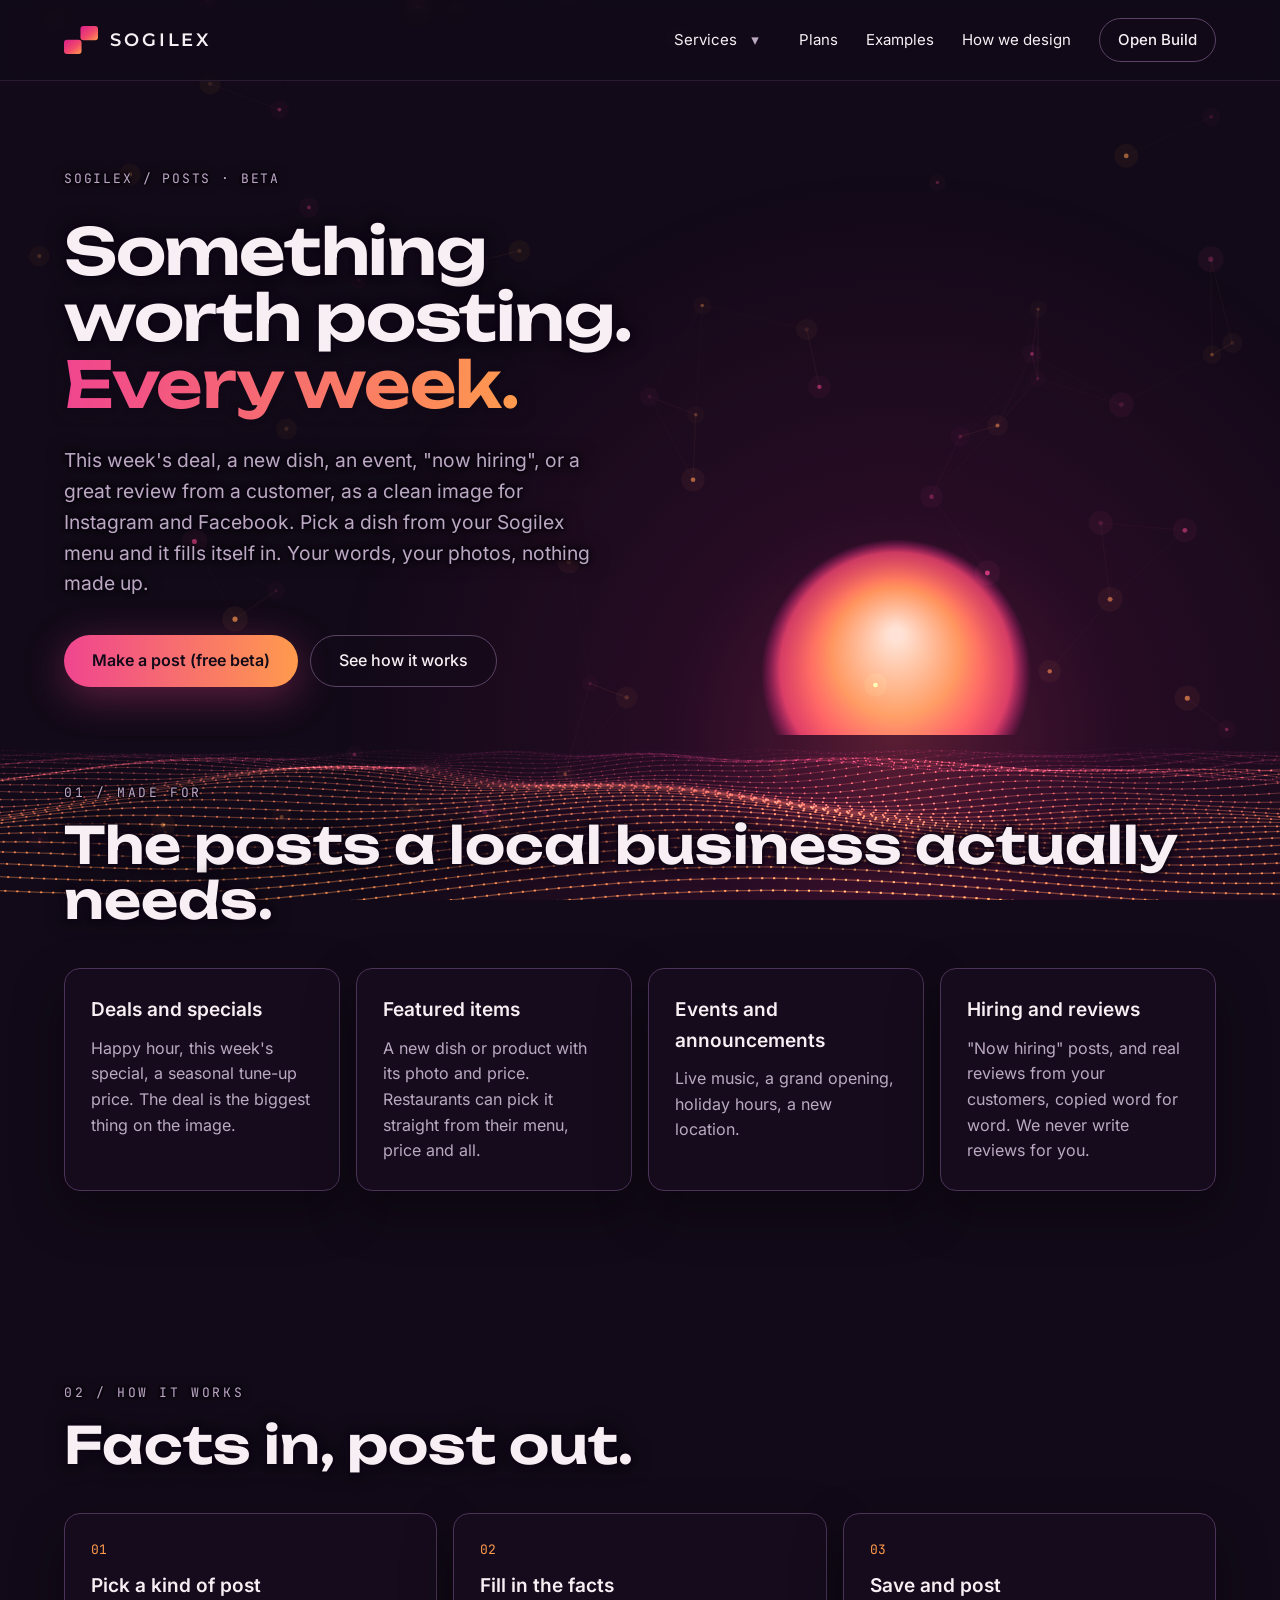
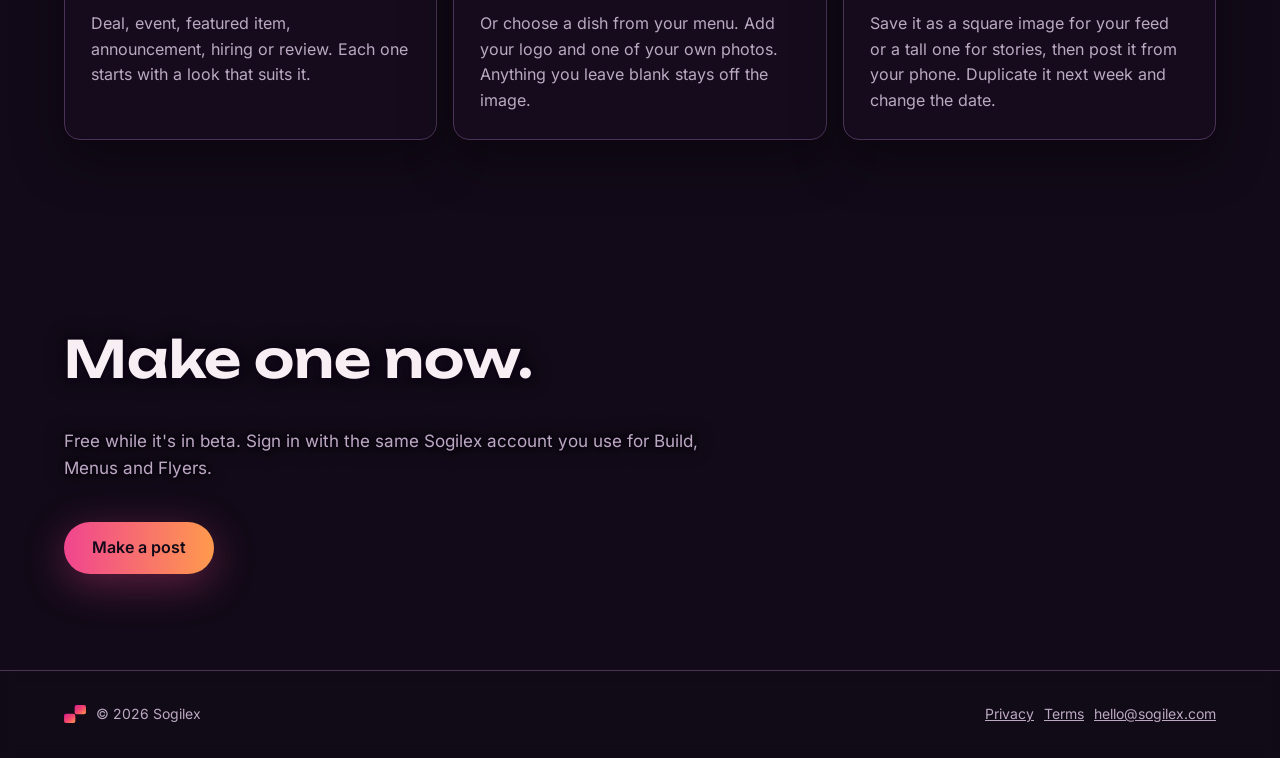
<file: posts/index.html>
<!doctype html>
<html lang="en">
<head>
<meta charset="utf-8">
<meta name="viewport" content="width=device-width, initial-scale=1">
<title>Sogilex Posts · Social media posts for your business</title>
<meta name="description" content="Deals, new items, events, hiring and customer reviews as ready-to-post images for Instagram and Facebook. Only your facts, your photos. Free beta.">
<meta name="theme-color" content="#120A18">
<meta property="og:title" content="Sogilex Posts · beta">
<meta property="og:description" content="Something worth posting, every week. Square and story images, only your facts.">
<meta property="og:url" content="https://sogilex.com/posts/">
<meta name="twitter:card" content="summary">
<link rel="canonical" href="https://sogilex.com/posts/">
<link rel="icon" href="/favicon.svg" type="image/svg+xml">
<link rel="preload" href="/assets/fonts/unbounded-latin-600-normal.woff2" as="font" type="font/woff2" crossorigin>
<link rel="stylesheet" href="/assets/site.css">
<script src="/assets/scene.js" defer></script>
<script src="/assets/services.js" defer></script>
<script src="/assets/nav.js" defer></script>
</head>
<body>
<a class="skip" href="#main">Skip to content</a>

<svg width="0" height="0" style="position: absolute" aria-hidden="true" focusable="false">
  <defs>
    <linearGradient id="sunset" x1="0" y1="0" x2="1" y2="1"><stop offset="0" stop-color="#D91E8C"/><stop offset="0.55" stop-color="#F2496B"/><stop offset="1" stop-color="#FF9A4D"/></linearGradient>
    <symbol id="mark" viewBox="0 0 124 102"><rect x="0" y="50" width="64" height="52" rx="11" fill="url(#sunset)"/><rect x="60" y="0" width="64" height="52" rx="11" fill="url(#sunset)"/></symbol>
  </defs>
</svg>

<canvas id="scene" aria-hidden="true"></canvas>

<div class="page">
  <header class="site-header">
    <div class="wrap bar">
      <a class="logo" href="/" aria-label="Sogilex home"><svg width="34" height="28" aria-hidden="true"><use href="#mark"/></svg><span class="wordmark">SOGILEX</span></a>
      <nav aria-label="Main">
        <ul class="nav">
          <li class="nav-services"><a href="/services/">Services</a></li>
          <li><a href="/plans/">Plans</a></li>
          <li><a href="/examples/">Examples</a></li>
          <li><a href="/#rules">How we design</a></li>
          <li><a class="btn btn-ghost btn-sm" href="https://build.sogilex.com/">Open Build</a></li>
        </ul>
      </nav>
    </div>
  </header>

  <main id="main">
    <section class="page-hero hero" aria-labelledby="hero-title">
      <div class="wrap">
        <div class="hero-copy">
          <a class="crumb" href="/#tools">SOGILEX / POSTS · BETA</a>
          <h1 id="hero-title">Something worth posting. <span class="glow-text">Every week.</span></h1>
          <p class="lede">This week's deal, a new dish, an event, "now hiring", or a great review from a customer, as a clean image for Instagram and Facebook. Pick a dish from your Sogilex menu and it fills itself in. Your words, your photos, nothing made up.</p>
          <div class="actions" data-horizon>
            <a class="btn btn-primary" href="https://build.sogilex.com/posts/">Make a post (free beta)</a>
            <a class="btn btn-ghost" href="#how-title">See how it works</a>
          </div>
        </div>
      </div>
    </section>

    <section class="block" aria-labelledby="for-title">
      <div class="wrap">
        <div style="display: flex; flex-direction: column; gap: 14px">
          <p class="label">01 / Made for</p>
          <h2 class="h2" id="for-title">The posts a local business actually needs.</h2>
        </div>
        <ul class="promises">
          <li class="panel"><h3>Deals and specials</h3><p>Happy hour, this week's special, a seasonal tune-up price. The deal is the biggest thing on the image.</p></li>
          <li class="panel"><h3>Featured items</h3><p>A new dish or product with its photo and price. Restaurants can pick it straight from their menu, price and all.</p></li>
          <li class="panel"><h3>Events and announcements</h3><p>Live music, a grand opening, holiday hours, a new location.</p></li>
          <li class="panel"><h3>Hiring and reviews</h3><p>"Now hiring" posts, and real reviews from your customers, copied word for word. We never write reviews for you.</p></li>
        </ul>
      </div>
    </section>

    <section class="block" aria-labelledby="how-title">
      <div class="wrap">
        <div style="display: flex; flex-direction: column; gap: 14px">
          <p class="label">02 / How it works</p>
          <h2 class="h2" id="how-title">Facts in, post out.</h2>
        </div>
        <ol class="steps">
          <li class="panel"><h3>Pick a kind of post</h3><p>Deal, event, featured item, announcement, hiring or review. Each one starts with a look that suits it.</p></li>
          <li class="panel"><h3>Fill in the facts</h3><p>Or choose a dish from your menu. Add your logo and one of your own photos. Anything you leave blank stays off the image.</p></li>
          <li class="panel"><h3>Save and post</h3><p>Save it as a square image for your feed or a tall one for stories, then post it from your phone. Duplicate it next week and change the date.</p></li>
        </ol>
      </div>
    </section>

    <section class="block" aria-labelledby="cta-title">
      <div class="wrap" style="align-items: flex-start">
        <h2 class="h2" id="cta-title">Make one now.</h2>
        <p class="muted" style="margin: 0; max-width: 40rem; font-size: 17px">Free while it's in beta. Sign in with the same Sogilex account you use for Build, Menus and Flyers.</p>
        <a class="btn btn-primary" href="https://build.sogilex.com/posts/">Make a post</a>
      </div>
    </section>
  </main>

  <footer class="site-footer solid">
    <div class="wrap">
      <span><svg width="22" height="18" aria-hidden="true"><use href="#mark"/></svg>© 2026 Sogilex</span>
      <span class="foot-links"><a href="/privacy/">Privacy</a><a href="/terms/">Terms</a><a href="mailto:hello@sogilex.com">hello@sogilex.com</a></span>
    </div>
  </footer>
</div>
</body>
</html>
</file>
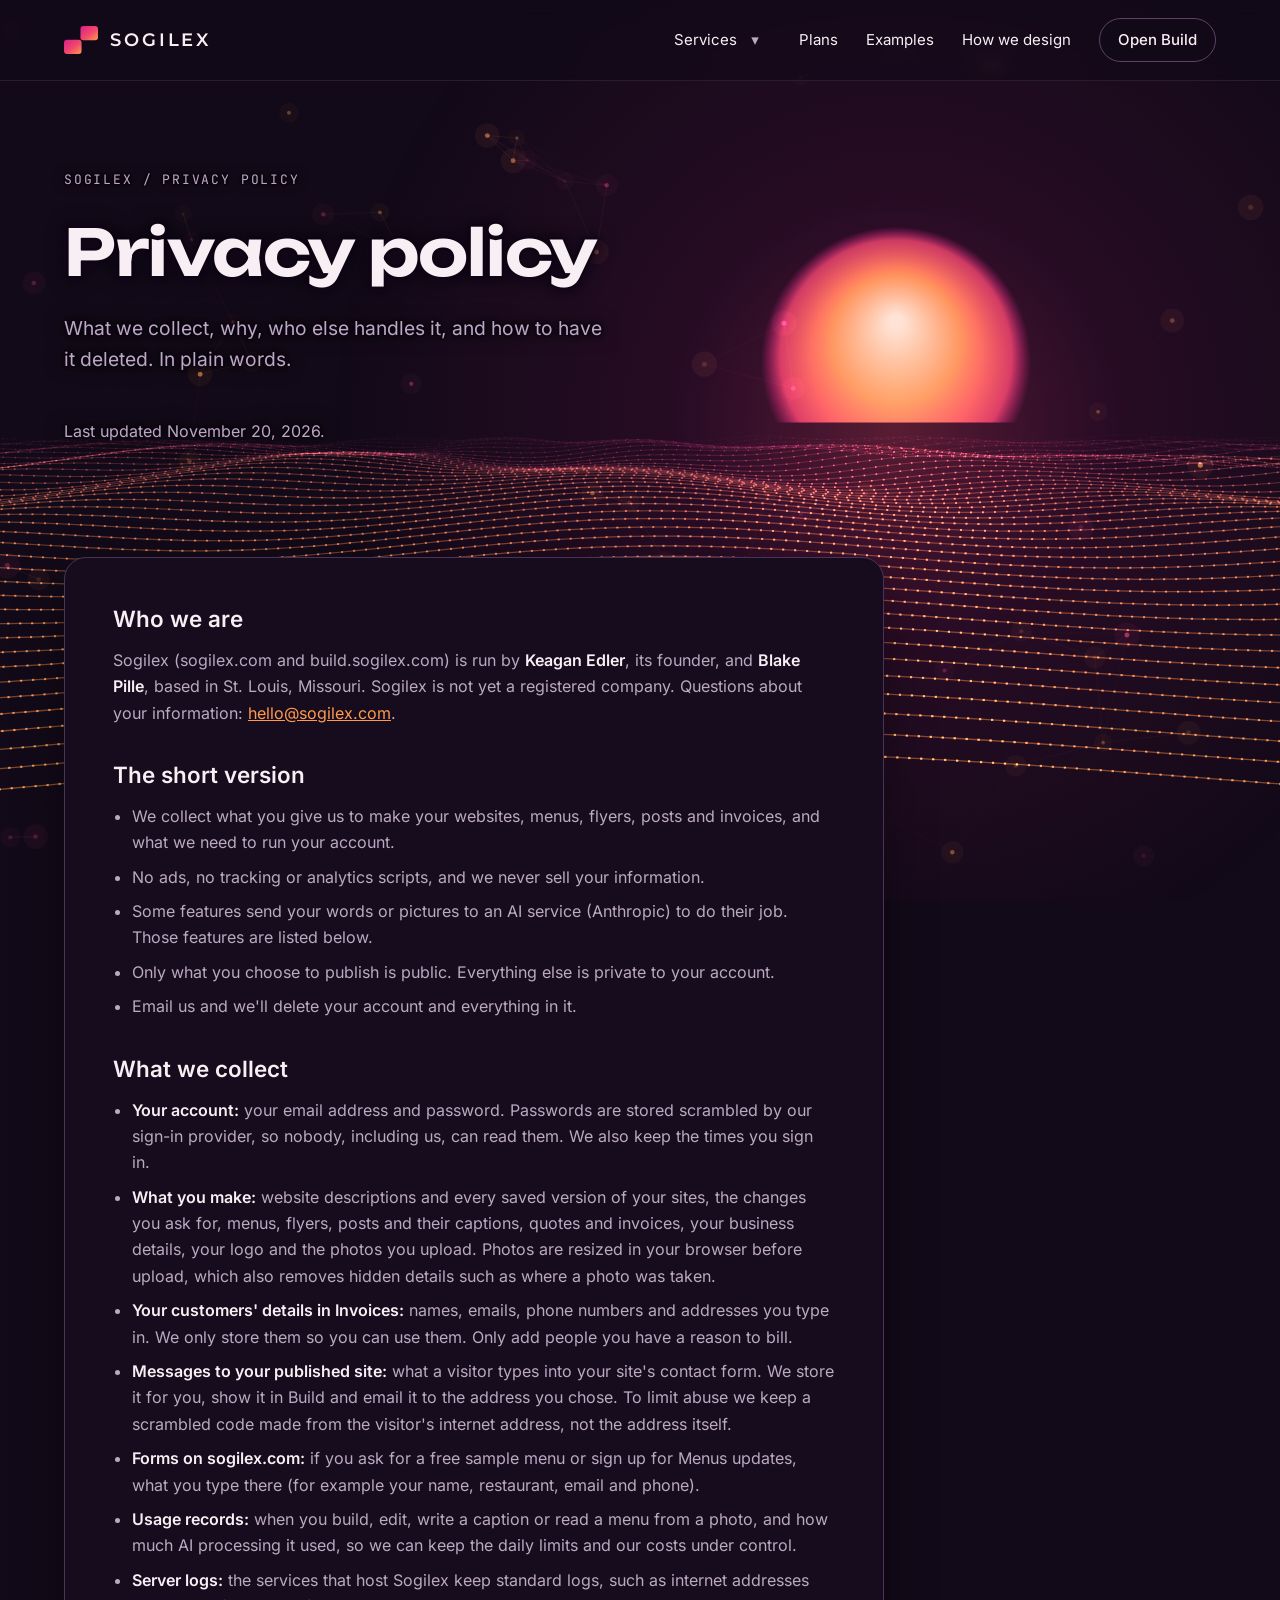
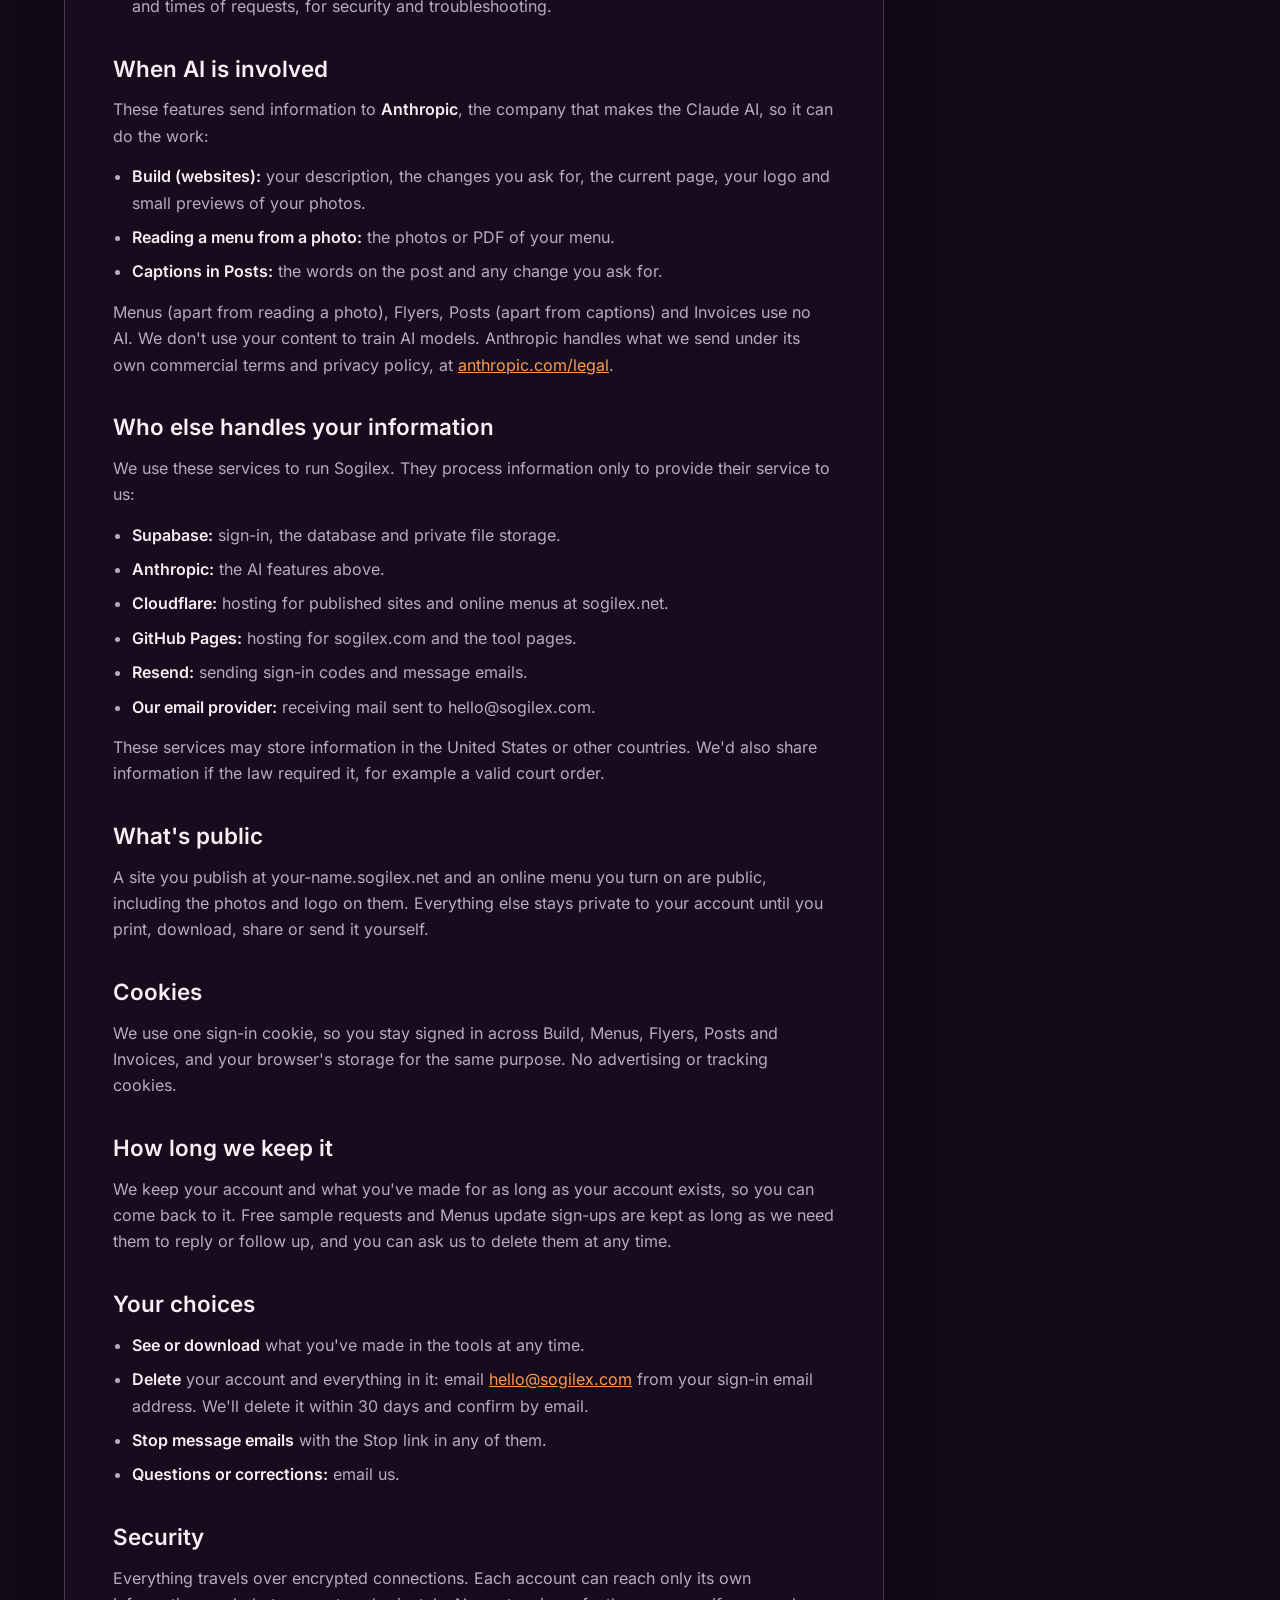
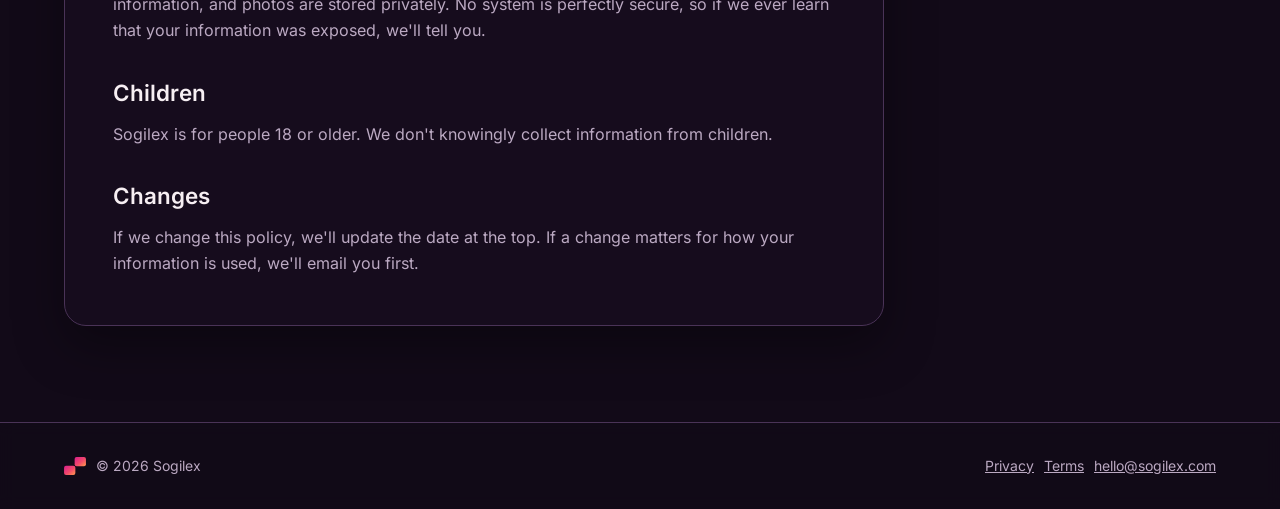
<file: privacy/index.html>
<!doctype html>
<html lang="en">
<head>
<meta charset="utf-8">
<meta name="viewport" content="width=device-width, initial-scale=1">
<title>Sogilex · Privacy policy</title>
<meta name="description" content="What Sogilex collects, why, who else handles it, and how to delete it. No ads, no tracking, never sold.">
<meta name="theme-color" content="#120A18">
<meta property="og:title" content="Sogilex · Privacy policy">
<meta property="og:description" content="What Sogilex collects, why, who else handles it, and how to delete it. No ads, no tracking, never sold.">
<meta property="og:url" content="https://sogilex.com/privacy/">
<meta name="twitter:card" content="summary">
<link rel="canonical" href="https://sogilex.com/privacy/">
<link rel="icon" href="/favicon.svg" type="image/svg+xml">
<link rel="preload" href="/assets/fonts/unbounded-latin-600-normal.woff2" as="font" type="font/woff2" crossorigin>
<link rel="stylesheet" href="/assets/site.css">
<script src="/assets/scene.js" defer></script>
<script src="/assets/services.js" defer></script>
<script src="/assets/nav.js" defer></script>
</head>
<body>
<a class="skip" href="#main">Skip to content</a>

<svg width="0" height="0" style="position: absolute" aria-hidden="true" focusable="false">
  <defs>
    <linearGradient id="sunset" x1="0" y1="0" x2="1" y2="1"><stop offset="0" stop-color="#D91E8C"/><stop offset="0.55" stop-color="#F2496B"/><stop offset="1" stop-color="#FF9A4D"/></linearGradient>
    <symbol id="mark" viewBox="0 0 124 102"><rect x="0" y="50" width="64" height="52" rx="11" fill="url(#sunset)"/><rect x="60" y="0" width="64" height="52" rx="11" fill="url(#sunset)"/></symbol>
  </defs>
</svg>

<canvas id="scene" aria-hidden="true"></canvas>

<div class="page">
  <header class="site-header">
    <div class="wrap bar">
      <a class="logo" href="/" aria-label="Sogilex home"><svg width="34" height="28" aria-hidden="true"><use href="#mark"/></svg><span class="wordmark">SOGILEX</span></a>
      <nav aria-label="Main">
        <ul class="nav">
          <li class="nav-services"><a href="/services/">Services</a></li>
          <li><a href="/plans/">Plans</a></li>
          <li><a href="/examples/">Examples</a></li>
          <li><a href="/#rules">How we design</a></li>
          <li><a class="btn btn-ghost btn-sm" href="https://build.sogilex.com/">Open Build</a></li>
        </ul>
      </nav>
    </div>
  </header>

  <main id="main">
    <section class="page-hero hero legal-hero" aria-labelledby="hero-title">
      <div class="wrap">
        <div class="hero-copy">
          <a class="crumb" href="/">SOGILEX / PRIVACY POLICY</a>
          <h1 id="hero-title">Privacy policy</h1>
          <p class="lede" data-horizon>What we collect, why, who else handles it, and how to have it deleted. In plain words.</p>
          <p class="muted">Last updated November 20, 2026.</p>
        </div>
      </div>
    </section>

    <section class="block" aria-label="Privacy policy">
      <div class="wrap">
        <article class="legal panel">
          <h2>Who we are</h2>
          <p>Sogilex (sogilex.com and build.sogilex.com) is run by <b>Keagan Edler</b>, its founder, and <b>Blake Pille</b>, based in St. Louis, Missouri. Sogilex is not yet a registered company. Questions about your information: <a href="mailto:hello@sogilex.com">hello@sogilex.com</a>.</p>

          <h2>The short version</h2>
          <ul>
            <li>We collect what you give us to make your websites, menus, flyers, posts and invoices, and what we need to run your account.</li>
            <li>No ads, no tracking or analytics scripts, and we never sell your information.</li>
            <li>Some features send your words or pictures to an AI service (Anthropic) to do their job. Those features are listed below.</li>
            <li>Only what you choose to publish is public. Everything else is private to your account.</li>
            <li>Email us and we'll delete your account and everything in it.</li>
          </ul>

          <h2>What we collect</h2>
          <ul>
            <li><b>Your account:</b> your email address and password. Passwords are stored scrambled by our sign-in provider, so nobody, including us, can read them. We also keep the times you sign in.</li>
            <li><b>What you make:</b> website descriptions and every saved version of your sites, the changes you ask for, menus, flyers, posts and their captions, quotes and invoices, your business details, your logo and the photos you upload. Photos are resized in your browser before upload, which also removes hidden details such as where a photo was taken.</li>
            <li><b>Your customers' details in Invoices:</b> names, emails, phone numbers and addresses you type in. We only store them so you can use them. Only add people you have a reason to bill.</li>
            <li><b>Messages to your published site:</b> what a visitor types into your site's contact form. We store it for you, show it in Build and email it to the address you chose. To limit abuse we keep a scrambled code made from the visitor's internet address, not the address itself.</li>
            <li><b>Forms on sogilex.com:</b> if you ask for a free sample menu or sign up for Menus updates, what you type there (for example your name, restaurant, email and phone).</li>
            <li><b>Usage records:</b> when you build, edit, write a caption or read a menu from a photo, and how much AI processing it used, so we can keep the daily limits and our costs under control.</li>
            <li><b>Server logs:</b> the services that host Sogilex keep standard logs, such as internet addresses and times of requests, for security and troubleshooting.</li>
          </ul>

          <h2>When AI is involved</h2>
          <p>These features send information to <b>Anthropic</b>, the company that makes the Claude AI, so it can do the work:</p>
          <ul>
            <li><b>Build (websites):</b> your description, the changes you ask for, the current page, your logo and small previews of your photos.</li>
            <li><b>Reading a menu from a photo:</b> the photos or PDF of your menu.</li>
            <li><b>Captions in Posts:</b> the words on the post and any change you ask for.</li>
          </ul>
          <p>Menus (apart from reading a photo), Flyers, Posts (apart from captions) and Invoices use no AI. We don't use your content to train AI models. Anthropic handles what we send under its own commercial terms and privacy policy, at <a href="https://www.anthropic.com/legal" rel="noopener">anthropic.com/legal</a>.</p>

          <h2>Who else handles your information</h2>
          <p>We use these services to run Sogilex. They process information only to provide their service to us:</p>
          <ul>
            <li><b>Supabase:</b> sign-in, the database and private file storage.</li>
            <li><b>Anthropic:</b> the AI features above.</li>
            <li><b>Cloudflare:</b> hosting for published sites and online menus at sogilex.net.</li>
            <li><b>GitHub Pages:</b> hosting for sogilex.com and the tool pages.</li>
            <li><b>Resend:</b> sending sign-in codes and message emails.</li>
            <li><b>Our email provider:</b> receiving mail sent to hello@sogilex.com.</li>
          </ul>
          <p>These services may store information in the United States or other countries. We'd also share information if the law required it, for example a valid court order.</p>

          <h2>What's public</h2>
          <p>A site you publish at your-name.sogilex.net and an online menu you turn on are public, including the photos and logo on them. Everything else stays private to your account until you print, download, share or send it yourself.</p>

          <h2>Cookies</h2>
          <p>We use one sign-in cookie, so you stay signed in across Build, Menus, Flyers, Posts and Invoices, and your browser's storage for the same purpose. No advertising or tracking cookies.</p>

          <h2>How long we keep it</h2>
          <p>We keep your account and what you've made for as long as your account exists, so you can come back to it. Free sample requests and Menus update sign-ups are kept as long as we need them to reply or follow up, and you can ask us to delete them at any time.</p>

          <h2>Your choices</h2>
          <ul>
            <li><b>See or download</b> what you've made in the tools at any time.</li>
            <li><b>Delete</b> your account and everything in it: email <a href="mailto:hello@sogilex.com">hello@sogilex.com</a> from your sign-in email address. We'll delete it within 30 days and confirm by email.</li>
            <li><b>Stop message emails</b> with the Stop link in any of them.</li>
            <li><b>Questions or corrections:</b> email us.</li>
          </ul>

          <h2>Security</h2>
          <p>Everything travels over encrypted connections. Each account can reach only its own information, and photos are stored privately. No system is perfectly secure, so if we ever learn that your information was exposed, we'll tell you.</p>

          <h2>Children</h2>
          <p>Sogilex is for people 18 or older. We don't knowingly collect information from children.</p>

          <h2>Changes</h2>
          <p>If we change this policy, we'll update the date at the top. If a change matters for how your information is used, we'll email you first.</p>
        </article>
      </div>
    </section>
  </main>

  <footer class="site-footer solid">
    <div class="wrap">
      <span><svg width="22" height="18" aria-hidden="true"><use href="#mark"/></svg>© 2026 Sogilex</span>
      <span class="foot-links"><a href="/privacy/">Privacy</a><a href="/terms/">Terms</a><a href="mailto:hello@sogilex.com">hello@sogilex.com</a></span>
    </div>
  </footer>
</div>
</body>
</html>
</file>
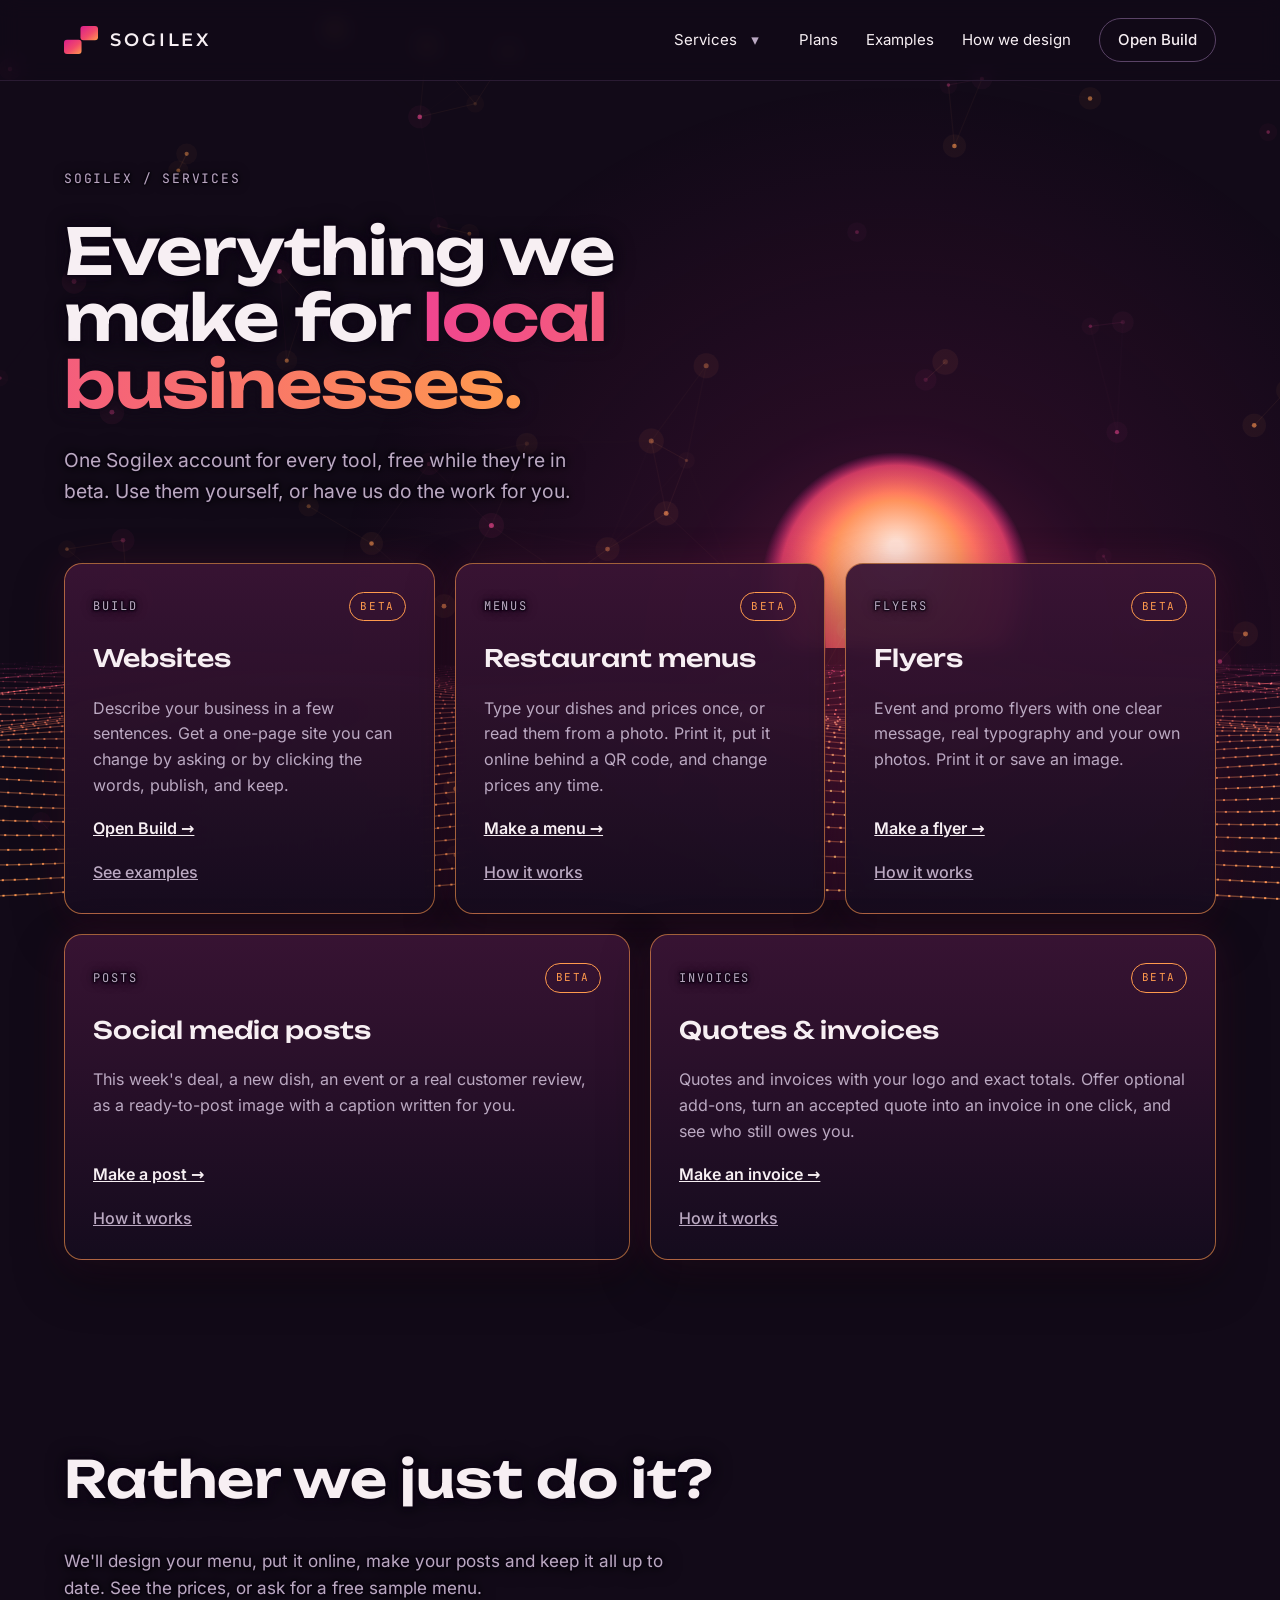
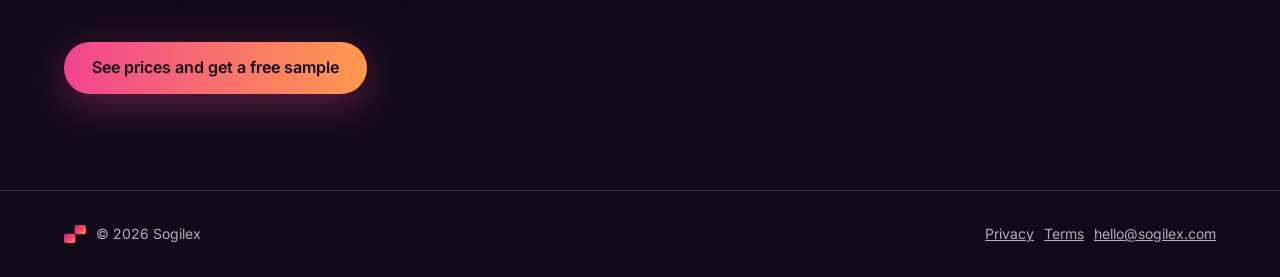
<file: services/index.html>
<!doctype html>
<html lang="en">
<head>
<meta charset="utf-8">
<meta name="viewport" content="width=device-width, initial-scale=1">
<title>Sogilex services · Websites, menus, flyers and posts</title>
<meta name="description" content="Everything Sogilex makes for local businesses: websites, restaurant menus, flyers and social media posts. Do it yourself, or have us do it for you.">
<meta name="theme-color" content="#120A18">
<meta property="og:title" content="Sogilex services">
<meta property="og:description" content="Websites, menus, flyers and social media posts for local businesses.">
<meta property="og:url" content="https://sogilex.com/services/">
<meta name="twitter:card" content="summary">
<link rel="canonical" href="https://sogilex.com/services/">
<link rel="icon" href="/favicon.svg" type="image/svg+xml">
<link rel="preload" href="/assets/fonts/unbounded-latin-600-normal.woff2" as="font" type="font/woff2" crossorigin>
<link rel="stylesheet" href="/assets/site.css">
<script src="/assets/scene.js" defer></script>
<script src="/assets/services.js" defer></script>
<script src="/assets/nav.js" defer></script>
</head>
<body>
<a class="skip" href="#main">Skip to content</a>

<svg width="0" height="0" style="position: absolute" aria-hidden="true" focusable="false">
  <defs>
    <linearGradient id="sunset" x1="0" y1="0" x2="1" y2="1"><stop offset="0" stop-color="#D91E8C"/><stop offset="0.55" stop-color="#F2496B"/><stop offset="1" stop-color="#FF9A4D"/></linearGradient>
    <symbol id="mark" viewBox="0 0 124 102"><rect x="0" y="50" width="64" height="52" rx="11" fill="url(#sunset)"/><rect x="60" y="0" width="64" height="52" rx="11" fill="url(#sunset)"/></symbol>
  </defs>
</svg>

<canvas id="scene" aria-hidden="true"></canvas>

<div class="page">
  <header class="site-header">
    <div class="wrap bar">
      <a class="logo" href="/" aria-label="Sogilex home"><svg width="34" height="28" aria-hidden="true"><use href="#mark"/></svg><span class="wordmark">SOGILEX</span></a>
      <nav aria-label="Main">
        <ul class="nav">
          <li class="nav-services"><a href="/services/" aria-current="page">Services</a></li>
          <li><a href="/plans/">Plans</a></li>
          <li><a href="/examples/">Examples</a></li>
          <li><a href="/#rules">How we design</a></li>
          <li><a class="btn btn-ghost btn-sm" href="https://build.sogilex.com/">Open Build</a></li>
        </ul>
      </nav>
    </div>
  </header>

  <main id="main">
    <section class="page-hero hero" aria-labelledby="hero-title" style="min-height: 0">
      <div class="wrap" style="min-height: 0; padding-bottom: 32px">
        <div class="hero-copy">
          <a class="crumb" href="/">SOGILEX / SERVICES</a>
          <h1 id="hero-title">Everything we make for <span class="glow-text">local businesses.</span></h1>
          <p class="lede">One Sogilex account for every tool, free while they're in beta. Use them yourself, or have us do the work for you.</p>
        </div>
      </div>
    </section>

    <section class="block" aria-label="Services">
      <div class="wrap" style="padding-top: 24px">
        <!-- Built from the one list in assets/services.js. -->
        <div class="cards" data-services="full">
          <noscript><p class="muted">This list needs JavaScript. Or email <a href="mailto:hello@sogilex.com">hello@sogilex.com</a> and we'll tell you what we can do.</p></noscript>
        </div>
      </div>
    </section>

    <section class="block" aria-labelledby="cta-title">
      <div class="wrap" style="align-items: flex-start">
        <h2 class="h2" id="cta-title">Rather we just do it?</h2>
        <p class="muted" style="margin: 0; max-width: 40rem; font-size: 17px">We'll design your menu, put it online, make your posts and keep it all up to date. See the prices, or ask for a free sample menu.</p>
        <a class="btn btn-primary" href="/#done-for-you">See prices and get a free sample</a>
      </div>
    </section>
  </main>

  <footer class="site-footer solid">
    <div class="wrap">
      <span><svg width="22" height="18" aria-hidden="true"><use href="#mark"/></svg>© 2026 Sogilex</span>
      <span class="foot-links"><a href="/privacy/">Privacy</a><a href="/terms/">Terms</a><a href="mailto:hello@sogilex.com">hello@sogilex.com</a></span>
    </div>
  </footer>
</div>
</body>
</html>
</file>
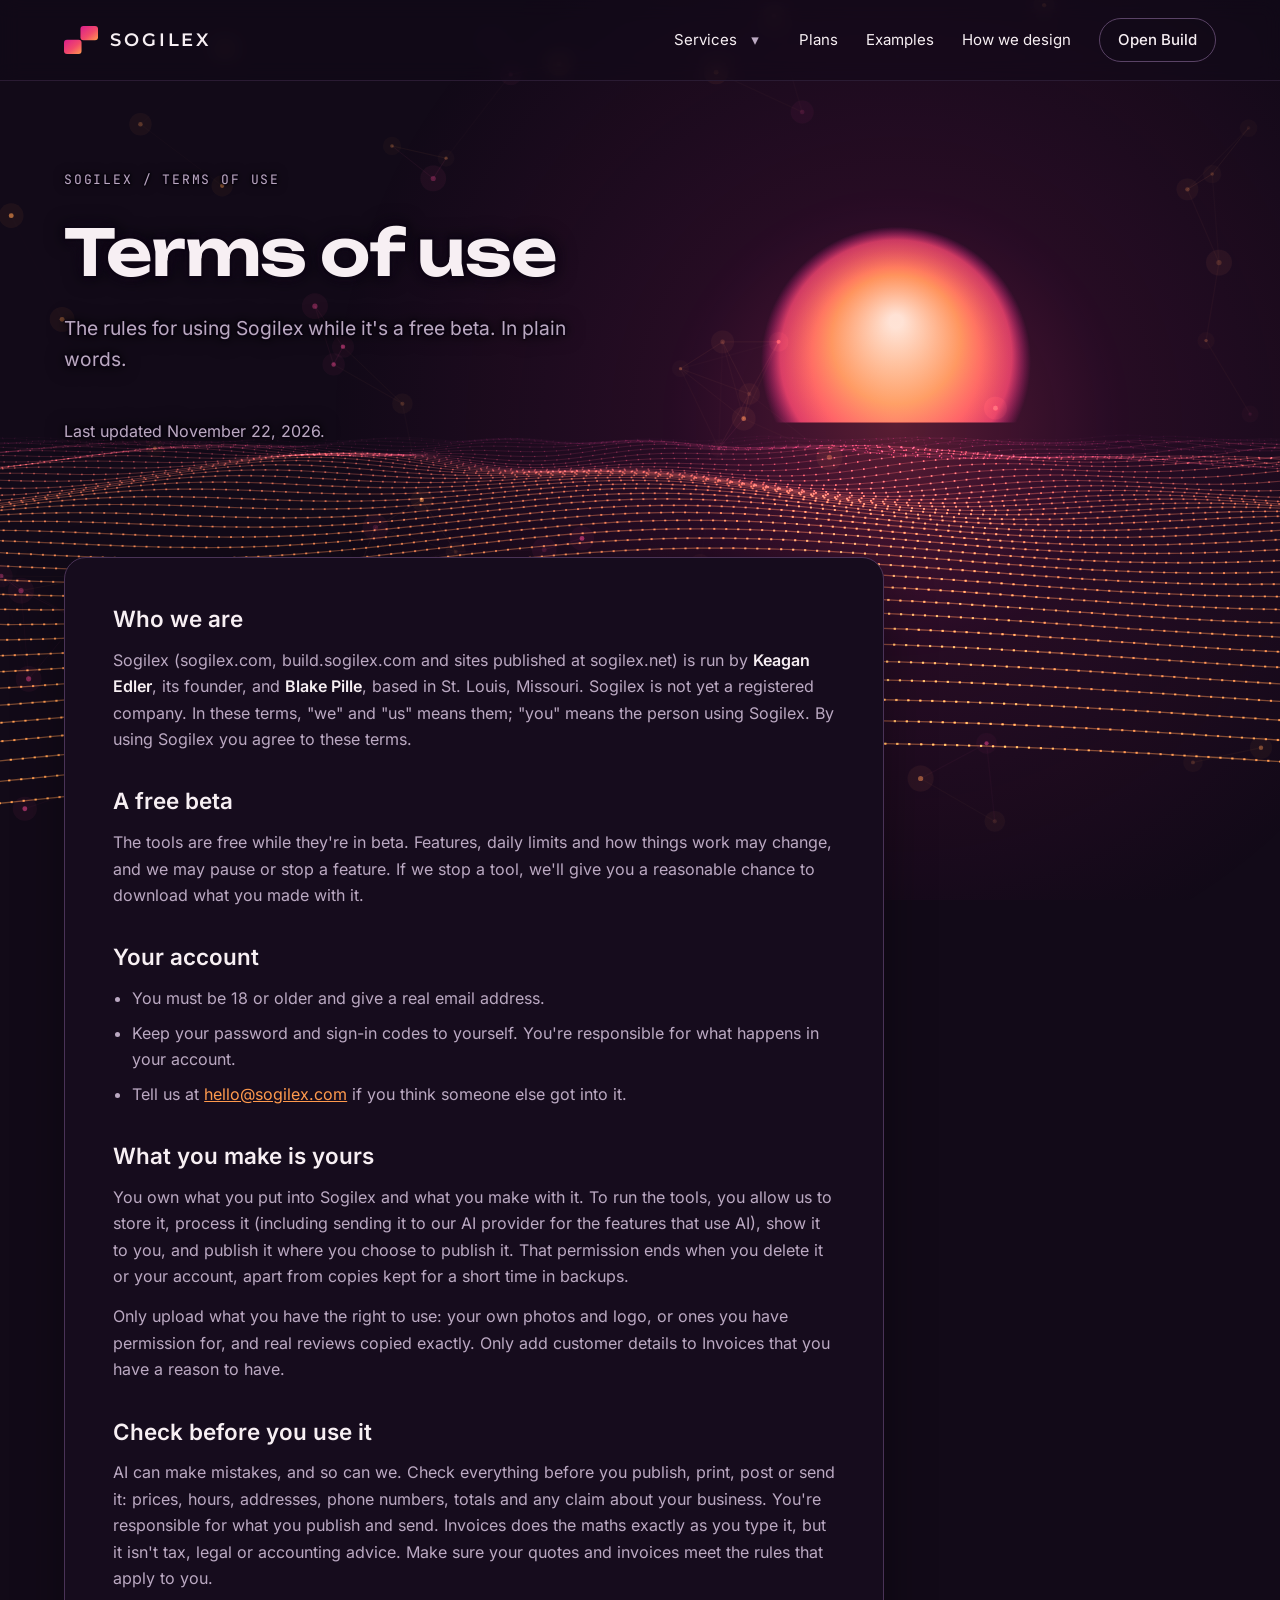
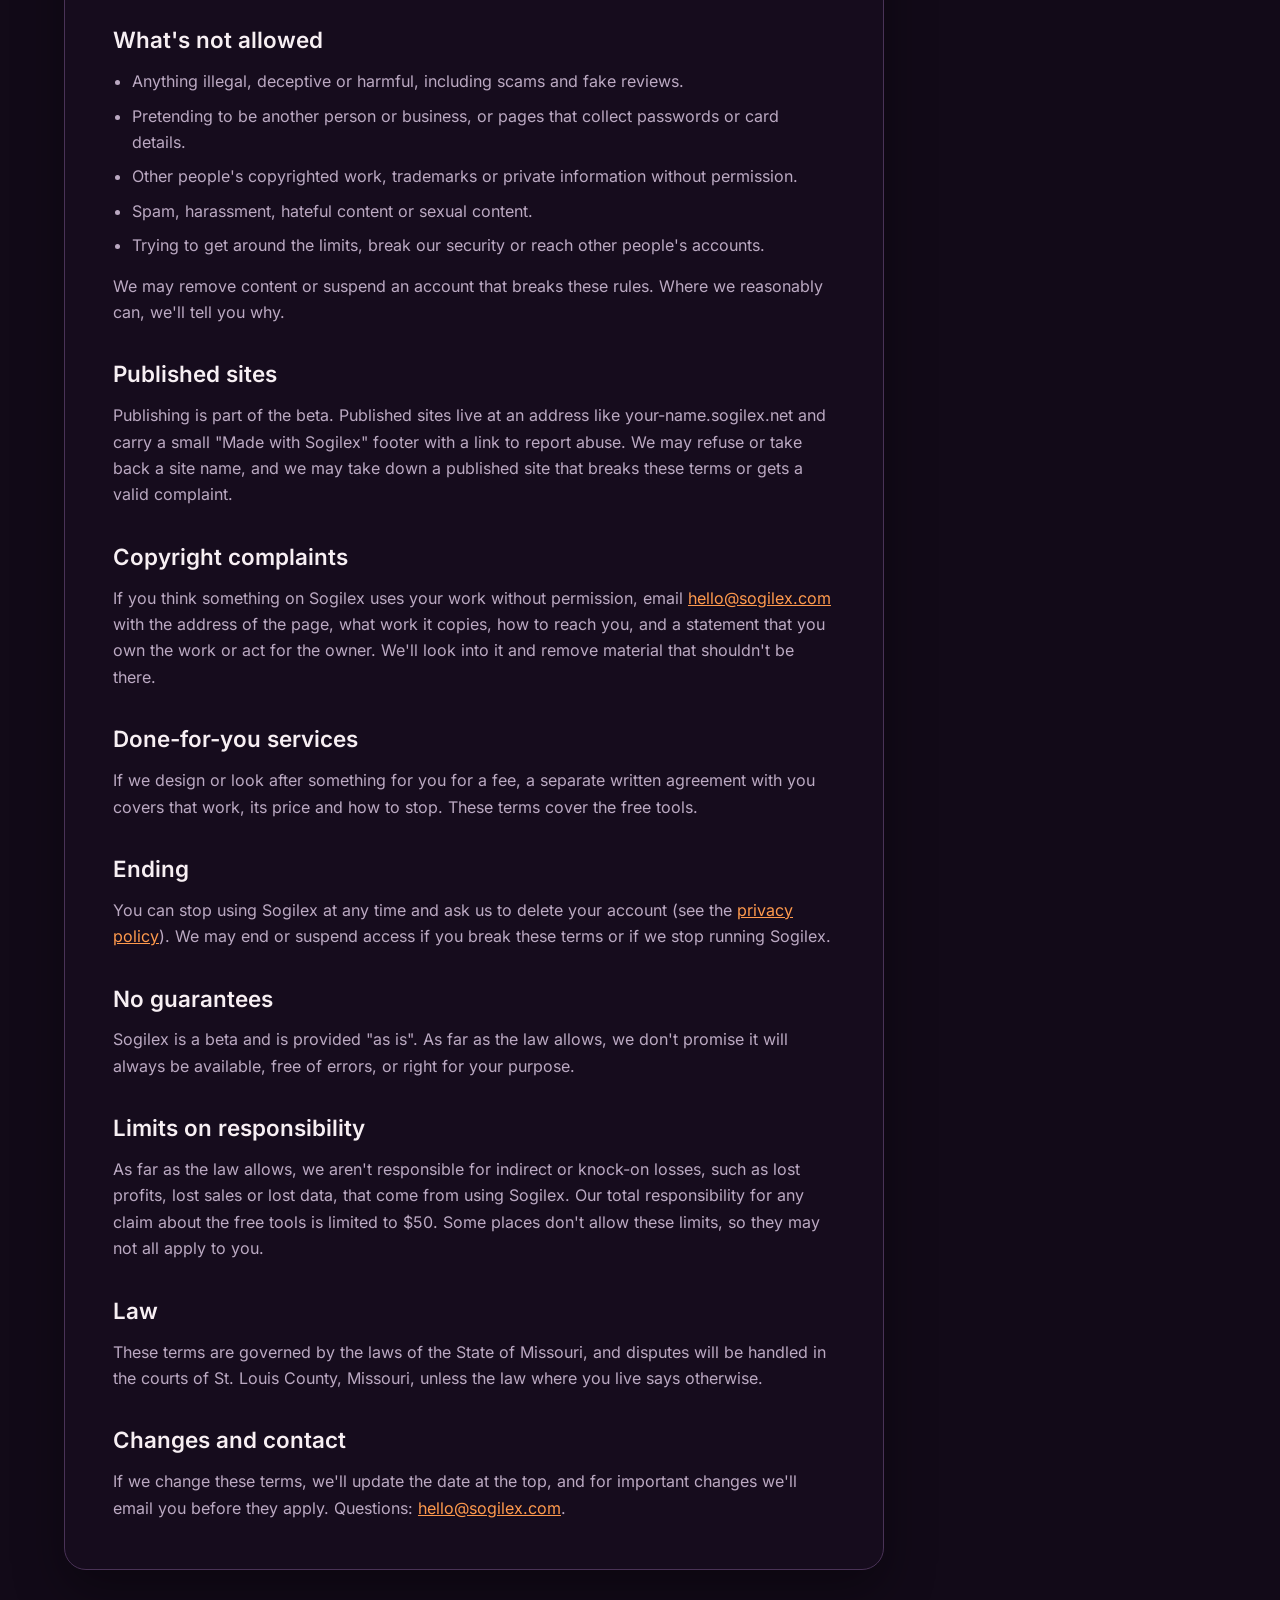
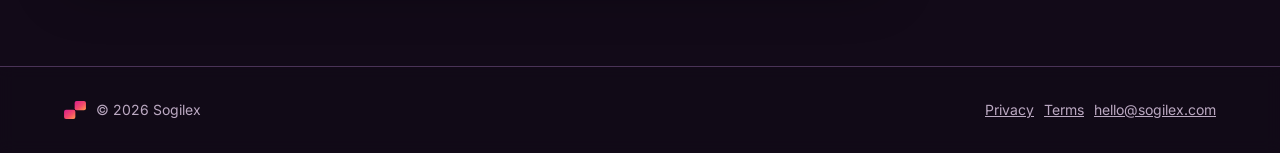
<file: terms/index.html>
<!doctype html>
<html lang="en">
<head>
<meta charset="utf-8">
<meta name="viewport" content="width=device-width, initial-scale=1">
<title>Sogilex · Terms of use</title>
<meta name="description" content="The terms for using the free Sogilex tools during the beta.">
<meta name="theme-color" content="#120A18">
<meta property="og:title" content="Sogilex · Terms of use">
<meta property="og:description" content="The terms for using the free Sogilex tools during the beta.">
<meta property="og:url" content="https://sogilex.com/terms/">
<meta name="twitter:card" content="summary">
<link rel="canonical" href="https://sogilex.com/terms/">
<link rel="icon" href="/favicon.svg" type="image/svg+xml">
<link rel="preload" href="/assets/fonts/unbounded-latin-600-normal.woff2" as="font" type="font/woff2" crossorigin>
<link rel="stylesheet" href="/assets/site.css">
<script src="/assets/scene.js" defer></script>
<script src="/assets/services.js" defer></script>
<script src="/assets/nav.js" defer></script>
</head>
<body>
<a class="skip" href="#main">Skip to content</a>

<svg width="0" height="0" style="position: absolute" aria-hidden="true" focusable="false">
  <defs>
    <linearGradient id="sunset" x1="0" y1="0" x2="1" y2="1"><stop offset="0" stop-color="#D91E8C"/><stop offset="0.55" stop-color="#F2496B"/><stop offset="1" stop-color="#FF9A4D"/></linearGradient>
    <symbol id="mark" viewBox="0 0 124 102"><rect x="0" y="50" width="64" height="52" rx="11" fill="url(#sunset)"/><rect x="60" y="0" width="64" height="52" rx="11" fill="url(#sunset)"/></symbol>
  </defs>
</svg>

<canvas id="scene" aria-hidden="true"></canvas>

<div class="page">
  <header class="site-header">
    <div class="wrap bar">
      <a class="logo" href="/" aria-label="Sogilex home"><svg width="34" height="28" aria-hidden="true"><use href="#mark"/></svg><span class="wordmark">SOGILEX</span></a>
      <nav aria-label="Main">
        <ul class="nav">
          <li class="nav-services"><a href="/services/">Services</a></li>
          <li><a href="/plans/">Plans</a></li>
          <li><a href="/examples/">Examples</a></li>
          <li><a href="/#rules">How we design</a></li>
          <li><a class="btn btn-ghost btn-sm" href="https://build.sogilex.com/">Open Build</a></li>
        </ul>
      </nav>
    </div>
  </header>

  <main id="main">
    <section class="page-hero hero legal-hero" aria-labelledby="hero-title">
      <div class="wrap">
        <div class="hero-copy">
          <a class="crumb" href="/">SOGILEX / TERMS OF USE</a>
          <h1 id="hero-title">Terms of use</h1>
          <p class="lede" data-horizon>The rules for using Sogilex while it's a free beta. In plain words.</p>
          <p class="muted">Last updated November 22, 2026.</p>
        </div>
      </div>
    </section>

    <section class="block" aria-label="Terms of use">
      <div class="wrap">
        <article class="legal panel">
          <h2>Who we are</h2>
          <p>Sogilex (sogilex.com, build.sogilex.com and sites published at sogilex.net) is run by <b>Keagan Edler</b>, its founder, and <b>Blake Pille</b>, based in St. Louis, Missouri. Sogilex is not yet a registered company. In these terms, "we" and "us" means them; "you" means the person using Sogilex. By using Sogilex you agree to these terms.</p>

          <h2>A free beta</h2>
          <p>The tools are free while they're in beta. Features, daily limits and how things work may change, and we may pause or stop a feature. If we stop a tool, we'll give you a reasonable chance to download what you made with it.</p>

          <h2>Your account</h2>
          <ul>
            <li>You must be 18 or older and give a real email address.</li>
            <li>Keep your password and sign-in codes to yourself. You're responsible for what happens in your account.</li>
            <li>Tell us at <a href="mailto:hello@sogilex.com">hello@sogilex.com</a> if you think someone else got into it.</li>
          </ul>

          <h2>What you make is yours</h2>
          <p>You own what you put into Sogilex and what you make with it. To run the tools, you allow us to store it, process it (including sending it to our AI provider for the features that use AI), show it to you, and publish it where you choose to publish it. That permission ends when you delete it or your account, apart from copies kept for a short time in backups.</p>
          <p>Only upload what you have the right to use: your own photos and logo, or ones you have permission for, and real reviews copied exactly. Only add customer details to Invoices that you have a reason to have.</p>

          <h2>Check before you use it</h2>
          <p>AI can make mistakes, and so can we. Check everything before you publish, print, post or send it: prices, hours, addresses, phone numbers, totals and any claim about your business. You're responsible for what you publish and send. Invoices does the maths exactly as you type it, but it isn't tax, legal or accounting advice. Make sure your quotes and invoices meet the rules that apply to you.</p>

          <h2>What's not allowed</h2>
          <ul>
            <li>Anything illegal, deceptive or harmful, including scams and fake reviews.</li>
            <li>Pretending to be another person or business, or pages that collect passwords or card details.</li>
            <li>Other people's copyrighted work, trademarks or private information without permission.</li>
            <li>Spam, harassment, hateful content or sexual content.</li>
            <li>Trying to get around the limits, break our security or reach other people's accounts.</li>
          </ul>
          <p>We may remove content or suspend an account that breaks these rules. Where we reasonably can, we'll tell you why.</p>

          <h2>Published sites</h2>
          <p>Publishing is part of the beta. Published sites live at an address like your-name.sogilex.net and carry a small "Made with Sogilex" footer with a link to report abuse. We may refuse or take back a site name, and we may take down a published site that breaks these terms or gets a valid complaint.</p>

          <h2>Copyright complaints</h2>
          <p>If you think something on Sogilex uses your work without permission, email <a href="mailto:hello@sogilex.com">hello@sogilex.com</a> with the address of the page, what work it copies, how to reach you, and a statement that you own the work or act for the owner. We'll look into it and remove material that shouldn't be there.</p>

          <h2>Done-for-you services</h2>
          <p>If we design or look after something for you for a fee, a separate written agreement with you covers that work, its price and how to stop. These terms cover the free tools.</p>

          <h2>Ending</h2>
          <p>You can stop using Sogilex at any time and ask us to delete your account (see the <a href="/privacy/">privacy policy</a>). We may end or suspend access if you break these terms or if we stop running Sogilex.</p>

          <h2>No guarantees</h2>
          <p>Sogilex is a beta and is provided "as is". As far as the law allows, we don't promise it will always be available, free of errors, or right for your purpose.</p>

          <h2>Limits on responsibility</h2>
          <p>As far as the law allows, we aren't responsible for indirect or knock-on losses, such as lost profits, lost sales or lost data, that come from using Sogilex. Our total responsibility for any claim about the free tools is limited to $50. Some places don't allow these limits, so they may not all apply to you.</p>

          <h2>Law</h2>
          <p>These terms are governed by the laws of the State of Missouri, and disputes will be handled in the courts of St. Louis County, Missouri, unless the law where you live says otherwise.</p>

          <h2>Changes and contact</h2>
          <p>If we change these terms, we'll update the date at the top, and for important changes we'll email you before they apply. Questions: <a href="mailto:hello@sogilex.com">hello@sogilex.com</a>.</p>
        </article>
      </div>
    </section>
  </main>

  <footer class="site-footer solid">
    <div class="wrap">
      <span><svg width="22" height="18" aria-hidden="true"><use href="#mark"/></svg>© 2026 Sogilex</span>
      <span class="foot-links"><a href="/privacy/">Privacy</a><a href="/terms/">Terms</a><a href="mailto:hello@sogilex.com">hello@sogilex.com</a></span>
    </div>
  </footer>
</div>
</body>
</html>
</file>
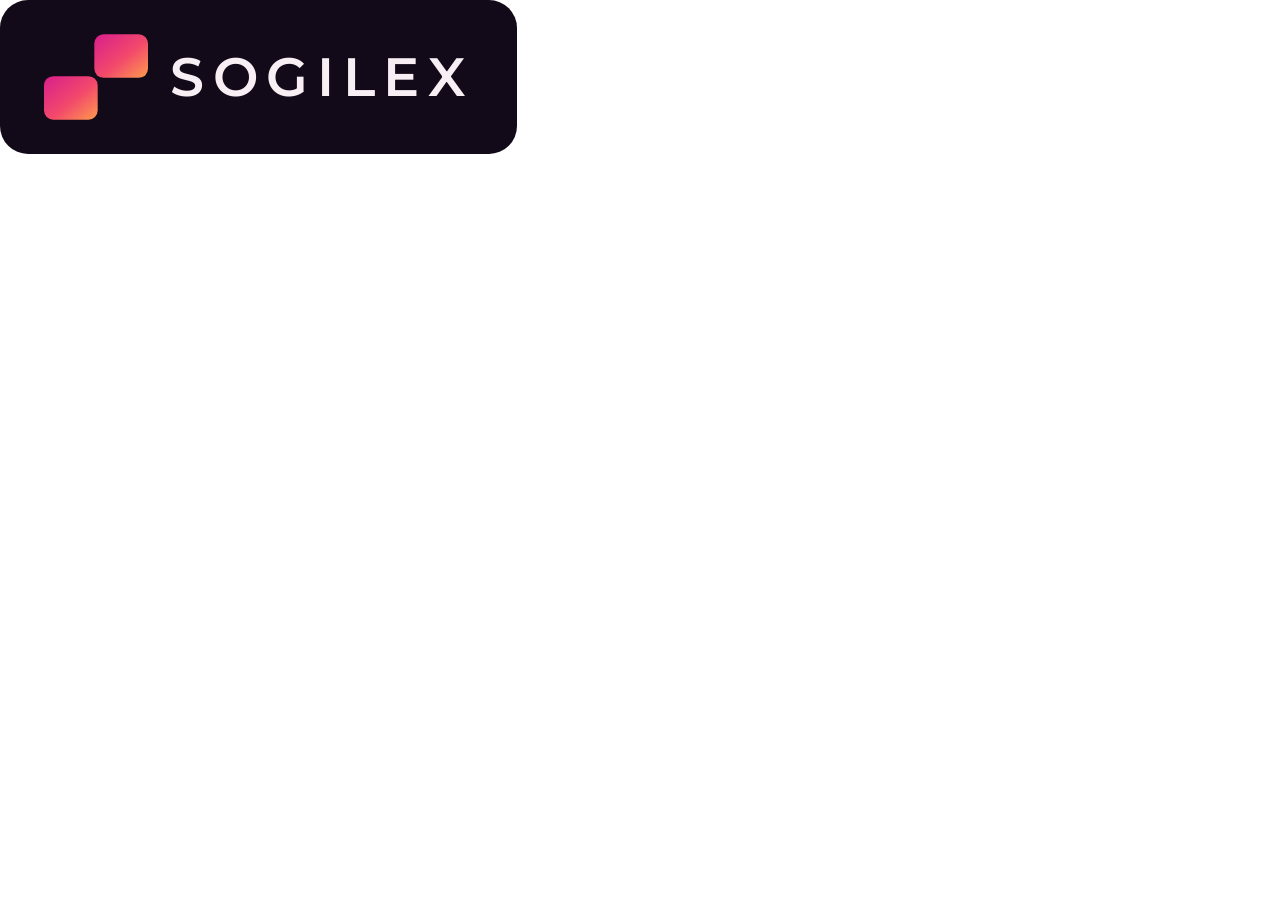
<file: design/sogilex-logo-badge.html>
<!doctype html><html><head><style>
@font-face{font-family:M;src:url('../assets/fonts/montserrat-latin-600-normal.woff2') format('woff2');font-weight:600}
html,body{margin:0;background:transparent}
.b{display:inline-flex;align-items:center;gap:22px;padding:34px 44px;border-radius:28px;background:#120A18}
.w{font:600 54px M;letter-spacing:.16em;color:#F7EFF3}
</style></head><body><div class="b" id="b">
<svg width="104" height="86" viewBox="0 0 124 102"><defs><linearGradient id="s" x1="0" y1="0" x2="1" y2="1"><stop offset="0" stop-color="#D91E8C"/><stop offset=".55" stop-color="#F2496B"/><stop offset="1" stop-color="#FF9A4D"/></linearGradient></defs><rect x="0" y="50" width="64" height="52" rx="11" fill="url(#s)"/><rect x="60" y="0" width="64" height="52" rx="11" fill="url(#s)"/></svg>
<span class="w">SOGILEX</span></div></body></html>
</file>
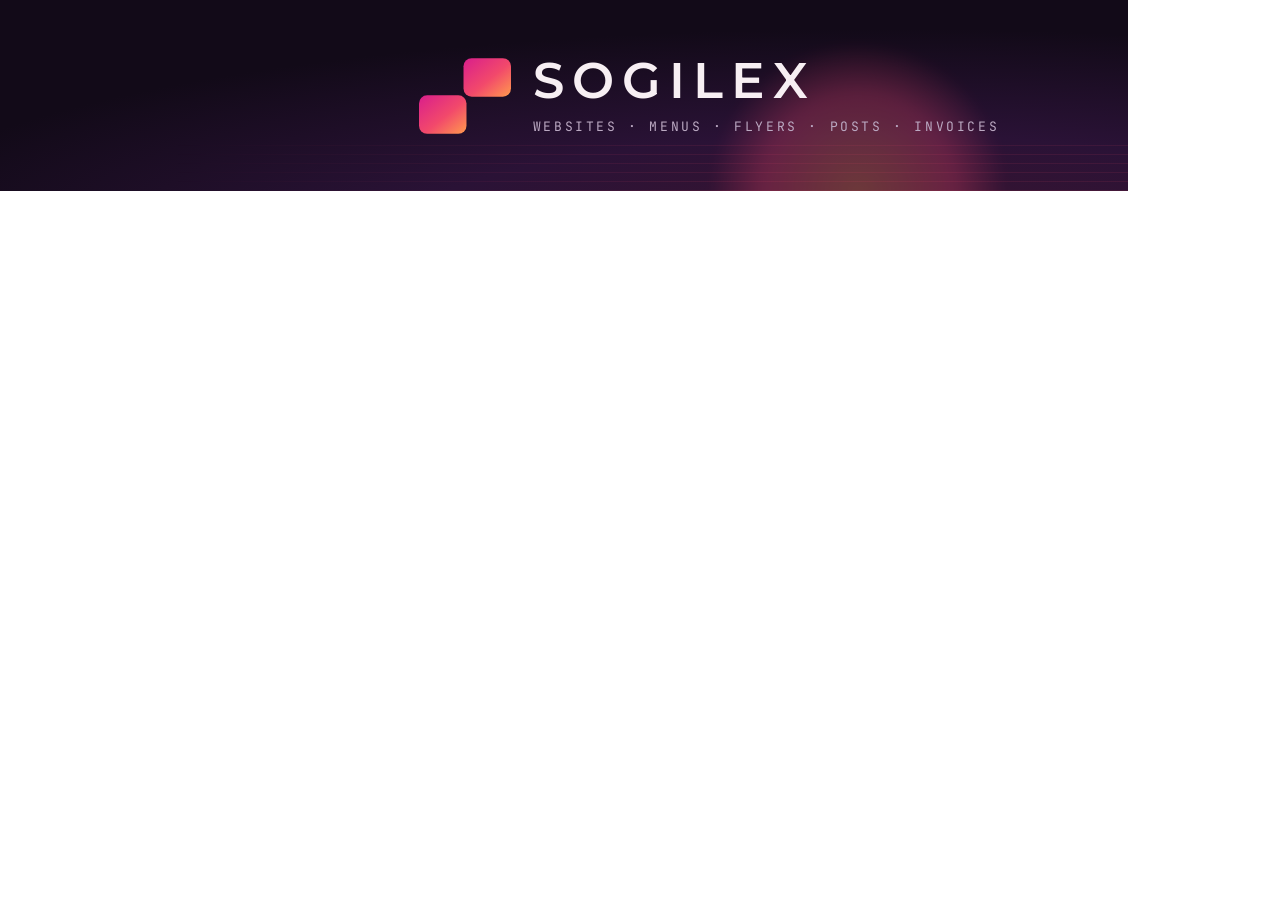
<file: design/linkedin/banner.html>
<!doctype html><html><head><meta charset="utf-8"><style>
@font-face{font-family:M;src:url('../../assets/fonts/montserrat-latin-600-normal.woff2') format('woff2');font-weight:600}
@font-face{font-family:J;src:url('../../assets/fonts/jetbrains-mono-latin-400-normal.woff2') format('woff2')}
html,body{margin:0}
/* LinkedIn company cover: 1128 x 191. The page logo covers the bottom-left on desktop and phones crop the sides,
   so everything sits in the middle-right, well inside the edges. */
.c{position:relative;width:1128px;height:191px;overflow:hidden;background:radial-gradient(120% 140% at 78% 120%,#3a1430 0%,#2A1236 35%,#120A18 75%)}
.sun{position:absolute;right:120px;bottom:-150px;width:300px;height:300px;border-radius:50%;background:radial-gradient(circle,#FF9A4D 0%,#F2496B 45%,rgba(217,30,140,0) 70%);opacity:.28;filter:blur(6px)}
.sea{position:absolute;left:0;right:0;bottom:0;height:46px;background:repeating-linear-gradient(0deg,rgba(242,73,107,.10) 0 1px,transparent 1px 9px);mask:linear-gradient(90deg,transparent 15%,#000 60%)}
.in{position:absolute;left:400px;right:110px;top:0;bottom:0;display:flex;align-items:center;justify-content:center;gap:22px}
.w{font:600 50px M;letter-spacing:.16em;color:#F7EFF3;line-height:1}
.t{font:13px J;letter-spacing:.2em;color:#BBA9C2;margin-top:12px;text-transform:uppercase}
</style></head><body><div class="c"><div class="sun"></div><div class="sea"></div><div class="in">
<svg width="92" height="76" viewBox="0 0 124 102"><defs><linearGradient id="s" x1="0" y1="0" x2="1" y2="1"><stop offset="0" stop-color="#D91E8C"/><stop offset=".55" stop-color="#F2496B"/><stop offset="1" stop-color="#FF9A4D"/></linearGradient></defs><rect x="0" y="50" width="64" height="52" rx="11" fill="url(#s)"/><rect x="60" y="0" width="64" height="52" rx="11" fill="url(#s)"/></svg>
<div><div class="w">SOGILEX</div><div class="t">Websites · Menus · Flyers · Posts · Invoices</div></div>
</div></div></body></html>
</file>
<file: assets/site.css>
/* Sogilex: sunset on a night sky. Tokens match design/README.md. */
@font-face { font-family: "Unbounded"; font-weight: 500; font-display: swap; src: url("fonts/unbounded-latin-500-normal.woff2") format("woff2"); }
@font-face { font-family: "Unbounded"; font-weight: 600; font-display: swap; src: url("fonts/unbounded-latin-600-normal.woff2") format("woff2"); }
@font-face { font-family: "Inter"; font-weight: 400; font-display: swap; src: url("fonts/inter-latin-400-normal.woff2") format("woff2"); }
@font-face { font-family: "Inter"; font-weight: 500; font-display: swap; src: url("fonts/inter-latin-500-normal.woff2") format("woff2"); }
@font-face { font-family: "Inter"; font-weight: 600; font-display: swap; src: url("fonts/inter-latin-600-normal.woff2") format("woff2"); }
@font-face { font-family: "JetBrains Mono"; font-weight: 400; font-display: swap; src: url("fonts/jetbrains-mono-latin-400-normal.woff2") format("woff2"); }
@font-face { font-family: "Montserrat"; font-weight: 600; font-display: swap; src: url("fonts/montserrat-latin-600-normal.woff2") format("woff2"); }

:root {
  --night: #120A18;
  --surface: rgba(22, 12, 30, 0.92);
  --line: #33223F;
  --border: #4A3357;
  --text: #F7EFF3;
  --muted: #BBA9C2;
  --magenta: #F0458F;
  --amber: #FF9A4D;
  --sunset: linear-gradient(90deg, #F0458F, #FF9A4D);
  --head: "Unbounded", system-ui, sans-serif;
  --body: "Inter", system-ui, -apple-system, "Segoe UI", sans-serif;
  --mono: "JetBrains Mono", ui-monospace, monospace;
  color-scheme: dark;
}

* { box-sizing: border-box; }
html { scroll-behavior: smooth; }
@media (prefers-reduced-motion: reduce) { html { scroll-behavior: auto; } }
body {
  margin: 0;
  background: var(--night);
  /* Without the scene (no script), a still sunset glow stands in for it. */
  background-image: radial-gradient(ellipse 70% 45% at 70% 72vh, rgba(242, 73, 107, 0.28), rgba(217, 30, 140, 0.08) 45%, transparent 70%);
  background-repeat: no-repeat;
  color: var(--text);
  font-family: var(--body);
  font-size: 1rem;
  line-height: 1.6;
}
.scene-on body { background-image: none; }
a { color: var(--magenta); }
a:hover { color: var(--amber); }
:focus-visible { outline: 2px solid var(--amber); outline-offset: 3px; border-radius: 6px; }
img, svg { display: block; }

#scene { position: fixed; inset: 0; width: 100%; height: 100%; z-index: 0; pointer-events: none; }
.page { position: relative; z-index: 1; }
.wrap { max-width: 1200px; margin: 0 auto; padding-inline: 24px; }
.skip { position: absolute; left: -999px; top: 8px; z-index: 10; background: var(--text); color: var(--night); padding: 10px 16px; border-radius: 8px; font-weight: 600; }
.skip:focus { left: 16px; }

.label { margin: 0; font-family: var(--mono); font-size: 13px; letter-spacing: 0.2em; color: var(--muted); text-transform: uppercase; }
.h2 { margin: 0; font-family: var(--head); font-weight: 600; font-size: clamp(2rem, 4vw, 3.2rem); line-height: 1.08; }
.muted { color: var(--muted); }

.btn { display: inline-flex; align-items: center; min-height: 52px; padding: 0 28px; border-radius: 999px; font-weight: 600; text-decoration: none; }
.btn-primary { background: var(--sunset); color: var(--night); box-shadow: 0 10px 40px rgba(240, 69, 143, 0.35); }
.btn-primary:hover { color: var(--night); filter: brightness(1.06); }
.btn-ghost { border: 1px solid #5A4366; color: var(--text); font-weight: 500; background: rgba(18, 10, 24, 0.5); }
.btn-ghost:hover { border-color: var(--amber); color: var(--text); }
.btn-sm { min-height: 44px; padding: 0 18px; font-weight: 500; font-size: 15px; }

.panel { border: 1px solid var(--border); background: var(--surface); -webkit-backdrop-filter: blur(8px); backdrop-filter: blur(8px); box-shadow: 0 20px 50px rgba(0, 0, 0, 0.35); }

/* header */
.site-header { position: relative; z-index: 2; border-bottom: 1px solid #2A1B33; background: rgba(18, 10, 24, 0.55); -webkit-backdrop-filter: blur(10px); backdrop-filter: blur(10px); }
.bar { display: flex; flex-wrap: wrap; gap: 16px; align-items: center; justify-content: space-between; padding-block: 18px; }
.logo { display: flex; align-items: center; gap: 12px; color: var(--text); text-decoration: none; }
.logo:hover { color: var(--text); }
.wordmark { font-family: "Montserrat", var(--body); font-weight: 600; font-size: 18px; letter-spacing: 0.16em; }
.nav { list-style: none; margin: 0; padding: 0; display: flex; flex-wrap: wrap; gap: 28px; align-items: center; font-size: 15px; }
.nav a:not(.btn) { color: var(--text); text-decoration: none; }
.nav a:not(.btn):hover { color: var(--amber); }

/* hero */
.hero .wrap { padding-top: 96px; min-height: 640px; }
.hero-copy { max-width: 640px; display: flex; flex-direction: column; gap: 28px; align-items: flex-start; }
.hero h1 { margin: 0; font-family: var(--head); font-weight: 600; font-size: clamp(2.6rem, 5.6vw, 4.6rem); line-height: 1.02; letter-spacing: -0.02em; max-width: 12ch; }
.glow-text { background: var(--sunset); -webkit-background-clip: text; background-clip: text; color: transparent; }
.lede { margin: 0; max-width: 34rem; font-size: clamp(1.05rem, 1.5vw, 1.2rem); color: var(--muted); }
.actions { display: flex; flex-wrap: wrap; gap: 12px; margin-top: 8px; }

/* tools */
.tools .wrap { padding-top: 112px; padding-bottom: 56px; display: flex; flex-direction: column; gap: 40px; }
.section-head { display: flex; flex-wrap: wrap; justify-content: space-between; align-items: flex-end; gap: 20px; }
.section-head > div { display: flex; flex-direction: column; gap: 14px; }
.section-head > p { margin: 0; max-width: 26rem; }
.cards { display: grid; grid-template-columns: repeat(auto-fit, minmax(260px, 1fr)); gap: 20px; }
/* Five or six services: rows of three (five = three, then two wider cards) instead of one card left alone. */
@media (min-width: 980px) {
  .cards:has(> :nth-child(5)) { grid-template-columns: repeat(6, minmax(0, 1fr)); }
  .cards:has(> :nth-child(5)) > * { grid-column: span 2; }
  .cards:has(> :nth-child(5):last-child) > :nth-child(n+4) { grid-column: span 3; }
}
.card { display: flex; flex-direction: column; gap: 18px; padding: 28px; border-radius: 18px; }
.card.live { border-color: rgba(255, 154, 77, 0.6); background: linear-gradient(180deg, rgba(58, 20, 52, 0.95), rgba(22, 12, 30, 0.95)); box-shadow: 0 20px 50px rgba(0, 0, 0, 0.35), 0 0 40px rgba(240, 69, 143, 0.12); }
.card-top { display: flex; justify-content: space-between; align-items: center; }
.card-top .label { font-size: 12px; letter-spacing: 0.16em; }
.card h2, .card h3 { margin: 0; font-family: var(--head); font-weight: 500; font-size: 24px; }
.card p { margin: 0; color: var(--muted); }
.card .more { margin-top: auto; color: var(--text); font-weight: 600; }
.card .more:hover { color: var(--amber); }
.tag { font-family: var(--mono); font-size: 11px; letter-spacing: 0.14em; padding: 5px 10px; border-radius: 999px; border: 1px solid #5A4366; color: var(--muted); text-transform: uppercase; }
.tag.on { border-color: var(--amber); color: var(--amber); }

/* rules */
.rules .wrap { padding-block: 96px; display: flex; flex-wrap: wrap; gap: 56px; }
.rules-intro { flex: 1 1 340px; display: flex; flex-direction: column; gap: 18px; }
.rules-intro p { margin: 0; color: var(--muted); font-size: 17px; line-height: 1.65; max-width: 30rem; }
.rule-list { flex: 1 1 480px; list-style: none; margin: 0; padding: 0; display: grid; grid-template-columns: repeat(auto-fit, minmax(220px, 1fr)); gap: 16px; }
.rule-list li { padding: 26px; border-radius: 16px; display: flex; flex-direction: column; gap: 10px; }
.rule-list .num { font-family: var(--mono); font-size: 13px; color: var(--amber); }
.rule-list h3 { margin: 0; font-size: 19px; font-weight: 600; }
.rule-list p { margin: 0; color: var(--muted); }

/* sample */
.sample .wrap { padding-top: 24px; padding-bottom: 112px; display: flex; flex-direction: column; gap: 28px; }
.sample .h2 { font-size: clamp(1.8rem, 3.4vw, 2.6rem); line-height: 1.1; }
.sample .actions { margin: 0; }
.browser { margin: 0; border-radius: 18px; border: 1px solid #3B2747; background: #1A0F22; padding: 14px; box-shadow: 0 30px 80px rgba(217, 30, 140, 0.18); }
.dots { display: flex; gap: 8px; padding: 4px 6px 14px; }
.dots span { width: 10px; height: 10px; border-radius: 50%; background: #3B2747; }
.browser figcaption { padding: 14px 6px 4px; color: var(--muted); font-size: 14px; }

/* also + footer */
.solid { border-top: 1px solid var(--border); background: rgba(18, 10, 24, 0.9); -webkit-backdrop-filter: blur(8px); backdrop-filter: blur(8px); }
.also .wrap { padding-block: 56px; display: flex; flex-wrap: wrap; gap: 24px; justify-content: space-between; align-items: center; }
.also h2 { margin: 6px 0 0; font-size: 20px; font-weight: 600; }
.site-footer .wrap { padding-block: 32px; display: flex; flex-wrap: wrap; gap: 16px; justify-content: space-between; align-items: center; color: var(--muted); font-size: 14px; }
.site-footer .wrap > span { display: flex; align-items: center; gap: 10px; }
.site-footer a { color: var(--muted); }

@media (max-width: 640px) {
  .hero .wrap { padding-top: 64px; min-height: 560px; }
  .nav { gap: 18px; }
}

/* ---------- product pages (menus, flyers) ---------- */
.page-hero .wrap { padding-top: 88px; min-height: 600px; }
.page-hero .hero-copy { max-width: 700px; }
.page-hero h1 { margin: 0; font-family: var(--head); font-weight: 600; font-size: clamp(2.3rem, 5vw, 4rem); line-height: 1.04; letter-spacing: -0.02em; }
.crumb { color: var(--muted); text-decoration: none; font-family: var(--mono); font-size: 13px; letter-spacing: 0.14em; }
.crumb:hover { color: var(--amber); }

.waitlist { display: flex; flex-direction: column; gap: 10px; width: 100%; max-width: 520px; }
.waitlist label { font-weight: 600; font-size: 15px; }
.waitlist .row { display: flex; flex-wrap: wrap; gap: 10px; }
.waitlist input[type="email"] { flex: 1 1 240px; min-height: 52px; padding: 0 18px; border-radius: 999px; border: 1px solid var(--border); background: rgba(18, 10, 24, 0.85); color: var(--text); font: inherit; }
.waitlist input[type="email"]:focus { outline: none; border-color: var(--magenta); box-shadow: 0 0 0 4px rgba(240, 69, 143, 0.2); }
.waitlist button { border: 0; cursor: pointer; font: inherit; font-weight: 600; }
.waitlist button:disabled { opacity: 0.6; cursor: wait; }
.waitlist .hp { position: absolute; left: -9999px; width: 1px; height: 1px; overflow: hidden; }
.form-status { margin: 0; min-height: 1.6em; font-size: 14px; color: var(--muted); }
.waitlist.done .form-status { color: var(--amber); }

.split { display: flex; flex-wrap: wrap; gap: 48px; align-items: center; }
.split > * { flex: 1 1 380px; min-width: 0; }
.block .wrap { padding-block: 96px; display: flex; flex-direction: column; gap: 40px; }

.steps { list-style: none; margin: 0; padding: 0; display: grid; grid-template-columns: repeat(auto-fit, minmax(240px, 1fr)); gap: 16px; counter-reset: step; }
.steps li { counter-increment: step; padding: 26px; border-radius: 16px; display: flex; flex-direction: column; gap: 10px; }
.steps li::before { content: "0" counter(step); font-family: var(--mono); font-size: 13px; color: var(--amber); }
.steps h3, .promises h3 { margin: 0; font-size: 19px; font-weight: 600; }
.steps p, .promises p { margin: 0; color: var(--muted); }
.promises { list-style: none; margin: 0; padding: 0; display: grid; grid-template-columns: repeat(auto-fit, minmax(240px, 1fr)); gap: 16px; }
.promises li { padding: 26px; border-radius: 16px; display: flex; flex-direction: column; gap: 10px; }

.faq { display: flex; flex-direction: column; gap: 12px; max-width: 820px; }
.faq details { border-radius: 14px; padding: 0 22px; }
.faq summary { cursor: pointer; padding: 20px 0; font-weight: 600; font-size: 17px; list-style-position: outside; }
.faq details p { margin: 0 0 20px; color: var(--muted); }

.sample-note { margin: 12px 0 0; font-size: 14px; color: var(--muted); text-align: center; }

/* Sample menu: a printed card, deliberately not in Sogilex's own type. */
.menu-card { background: #F6F0E6; color: #2B2420; border-radius: 6px; padding: clamp(28px, 5vw, 48px); box-shadow: 0 30px 80px rgba(0, 0, 0, 0.45), 0 0 60px rgba(255, 154, 77, 0.12); font-family: "Iowan Old Style", "Palatino Linotype", Palatino, Georgia, serif; max-width: 520px; margin-inline: auto; }
.menu-card header { text-align: center; border-bottom: 1px solid #CDBFAE; padding-bottom: 20px; margin-bottom: 24px; }
.menu-card .m-name { margin: 0; font-size: clamp(26px, 4vw, 34px); letter-spacing: 0.14em; text-transform: uppercase; font-weight: 600; }
.menu-card .m-tag { margin: 6px 0 0; font-style: italic; color: #6B5D52; }
.menu-card h4 { margin: 0 0 12px; font-size: 13px; letter-spacing: 0.24em; text-transform: uppercase; color: #9A4A2E; font-weight: 600; }
.menu-card section + section { margin-top: 26px; }
.menu-card .item { display: grid; grid-template-columns: 1fr auto; gap: 2px 16px; margin-bottom: 14px; }
.menu-card .i-name { font-size: 17px; font-weight: 600; }
.menu-card .i-name small { font-size: 11px; letter-spacing: 0.08em; color: #6B5D52; font-weight: 400; margin-left: 6px; }
.menu-card .i-price { font-size: 17px; font-variant-numeric: tabular-nums; }
.menu-card .i-desc { grid-column: 1 / -1; font-size: 14px; font-style: italic; color: #6B5D52; line-height: 1.45; }
.menu-card footer { margin-top: 26px; border-top: 1px solid #CDBFAE; padding-top: 16px; text-align: center; font-size: 13px; color: #6B5D52; letter-spacing: 0.04em; }

/* Sample flyer: one message, two typefaces, real space. */
.flyer-card { background: #F2EADB; color: #183126; border-radius: 6px; aspect-ratio: 8.5 / 11; max-width: 440px; margin-inline: auto; padding: clamp(24px, 5vw, 40px); display: flex; flex-direction: column; position: relative; overflow: hidden; box-shadow: 0 30px 80px rgba(0, 0, 0, 0.45), 0 0 60px rgba(240, 69, 143, 0.12); font-family: var(--body); }
.flyer-card .f-sun { position: absolute; right: -22%; top: 9%; width: 64%; aspect-ratio: 1; border-radius: 50%; background: #E2543B; }
.flyer-card .f-kicker { margin: 0; font-family: var(--mono); font-size: 12px; letter-spacing: 0.2em; text-transform: uppercase; position: relative; }
.flyer-card .f-title { margin: auto 0 0; font-family: var(--head); font-weight: 600; font-size: clamp(40px, 9vw, 64px); line-height: 0.95; letter-spacing: -0.02em; position: relative; }
.flyer-card .f-when { margin: 18px 0 0; font-size: clamp(17px, 2.6vw, 21px); font-weight: 600; position: relative; }
.flyer-card .f-where { margin: 4px 0 0; font-size: 15px; position: relative; }
.flyer-card .f-foot { margin: 22px 0 0; padding-top: 14px; border-top: 2px solid #183126; display: flex; justify-content: space-between; gap: 12px; font-size: 13px; position: relative; }

.avoid { list-style: none; margin: 0; padding: 0; display: flex; flex-direction: column; gap: 14px; }
.avoid li { display: grid; grid-template-columns: 28px 1fr; gap: 12px; align-items: start; }
.avoid li::before { content: "×"; font-family: var(--mono); color: var(--magenta); font-size: 18px; line-height: 1.4; }
.avoid strong { display: block; }
.avoid span { color: var(--muted); }

/* ---------- examples ---------- */
.examples-hero .wrap { min-height: 480px; }
.example { display: grid; grid-template-columns: minmax(0, 1.35fr) minmax(0, 1fr); gap: 40px; align-items: center; padding: clamp(18px, 3vw, 32px); border-radius: 22px; background: #160C1D; }
.example-shot { display: block; text-decoration: none; transition: transform .2s ease, box-shadow .2s ease; }
.example-shot:hover { transform: translateY(-3px); box-shadow: 0 36px 90px rgba(217, 30, 140, 0.26); }
.example-shot:focus-visible { outline: 3px solid var(--amber); outline-offset: 4px; }
.example-shot img { display: block; width: 100%; height: auto; border-radius: 10px; }
.example-meta { display: flex; flex-direction: column; gap: 18px; }
.example-meta .h2 { margin: 0; font-size: clamp(1.7rem, 3vw, 2.3rem); line-height: 1.1; }
.example-tags { display: flex; flex-wrap: wrap; gap: 12px; align-items: center; }
.example-how { margin: 0; padding-left: 1.1em; color: var(--muted); display: flex; flex-direction: column; gap: 8px; }
.example-how b { color: var(--text); font-weight: 600; }
.example .actions { margin: 4px 0 0; }
.example-paper img { border-radius: 4px; box-shadow: 0 24px 60px rgba(0, 0, 0, 0.45); }
.example-pair { display: grid; grid-template-columns: minmax(0, 1fr) minmax(0, 1fr); gap: 20px; align-items: center; }
@media (max-width: 860px) {
  .example { grid-template-columns: minmax(0, 1fr); gap: 28px; }
}

/* 04 / Done for you (homepage): prices and the free sample form */
.dfy .wrap { padding-top: 24px; padding-bottom: 96px; display: flex; flex-direction: column; gap: 28px; }
.dfy-head { display: flex; flex-direction: column; gap: 14px; max-width: 46rem; }
.dfy .h2 { font-size: clamp(1.8rem, 3.4vw, 2.6rem); line-height: 1.1; }
.dfy-lede { margin: 0; font-size: 17px; }
.dfy-prices { display: grid; grid-template-columns: repeat(auto-fit, minmax(260px, 1fr)); gap: 20px; }
.dfy-prices .dfy-list { flex: 1; }
.dfy-price { margin: 0; color: var(--text) !important; font-size: 17px; }
.dfy-price b { font-family: var(--head); font-weight: 600; font-size: 40px; margin-right: 4px; }
.dfy-price span { color: var(--muted); }
.dfy-list { margin: 0; padding-left: 20px; color: var(--muted); display: flex; flex-direction: column; gap: 6px; }
.dfy-terms { margin: -8px 0 0; font-size: 15px; }
.dfy-terms b { color: var(--text); }
.dfy-form { border-radius: 18px; padding: 28px; display: flex; flex-direction: column; gap: 20px; }
.dfy-form-head h3 { margin: 0 0 6px; font-family: var(--head); font-weight: 500; font-size: 24px; }
.dfy-form-head p { margin: 0; }
.dfy-fields { display: grid; grid-template-columns: repeat(auto-fit, minmax(220px, 1fr)); gap: 14px; }
.dfy-fields label { display: flex; flex-direction: column; gap: 6px; font-weight: 600; font-size: 15px; }
.dfy-fields .wide { grid-column: 1 / -1; }
.dfy-fields .opt { font-weight: 400; color: var(--muted); }
.dfy-fields input, .dfy-fields textarea { min-height: 48px; padding: 10px 14px; border-radius: 12px; border: 1px solid var(--border); background: rgba(18, 10, 24, 0.85); color: var(--text); font: inherit; font-weight: 400; }
.dfy-fields textarea { resize: vertical; }
.dfy-fields input:focus, .dfy-fields textarea:focus { outline: none; border-color: var(--magenta); box-shadow: 0 0 0 4px rgba(240, 69, 143, 0.2); }
.dfy-fields input[aria-invalid="true"] { border-color: #FF7A7A; }
.dfy-send { display: flex; flex-wrap: wrap; gap: 14px 20px; align-items: center; }
.dfy-send button { border: 0; cursor: pointer; font: inherit; font-weight: 600; }
.dfy-send button:disabled { opacity: 0.6; cursor: wait; }
.dfy-form .hp { position: absolute; left: -9999px; width: 1px; height: 1px; overflow: hidden; }
.dfy-form.done .form-status { color: var(--amber); }
.dfy-form .form-status.err { color: #FF9C9C; }

/* ---------- "Services" tab (built by assets/services.js) ---------- */
.nav .nav-services { position: relative; display: flex; align-items: center; gap: 2px; }
.svc-toggle { background: none; border: 0; color: var(--muted); font: inherit; cursor: pointer; min-width: 32px; min-height: 32px; border-radius: 8px; }
.svc-toggle:hover, .nav-services.open .svc-toggle { color: var(--amber); }
.svc-menu { display: none; position: absolute; top: calc(100% + 12px); left: -16px; z-index: 20; min-width: 270px; padding: 10px; border-radius: 16px;
  border: 1px solid var(--border); background: #1A1022; box-shadow: 0 24px 60px rgba(0, 0, 0, 0.5); flex-direction: column; gap: 2px; }
.nav-services.open .svc-menu { display: flex; }
@media (hover: hover) and (min-width: 861px) { .nav-services:hover .svc-menu, .nav-services:focus-within .svc-menu { display: flex; } }
.svc-menu a { text-decoration: none; }
.svc-item { display: flex; justify-content: space-between; align-items: baseline; gap: 16px; padding: 10px 12px; border-radius: 10px; color: var(--text) !important; }
.svc-item:hover { background: rgba(255, 154, 77, 0.1); }
.svc-item-title { font-weight: 600; }
.svc-item-label { font-family: var(--mono); font-size: 11px; letter-spacing: 0.14em; text-transform: uppercase; color: var(--muted); }
.svc-all, .svc-dfy { padding: 10px 12px 6px; font-size: 14px; color: var(--amber) !important; }
.svc-all { border-top: 1px solid #2A1B33; margin-top: 6px; padding-top: 12px; }
.svc-dfy { padding-top: 2px; color: var(--muted) !important; }
.card .more-quiet { margin-top: 0; font-weight: 500; color: var(--muted); }

/* ---------- privacy and terms ---------- */
.legal-hero .wrap { min-height: 380px; }
.legal { max-width: 820px; padding: clamp(22px, 4vw, 48px); border-radius: 22px; background: #160C1D; display: flex; flex-direction: column; gap: 14px; font-size: 16px; line-height: 1.65; }
.legal h2 { margin: 22px 0 0; font-family: var(--display); font-weight: 600; font-size: clamp(1.15rem, 2vw, 1.4rem); line-height: 1.2; }
.legal h2:first-child { margin-top: 0; }
.legal p, .legal ul { margin: 0; color: var(--muted); }
.legal ul { padding-left: 1.2em; display: flex; flex-direction: column; gap: 8px; }
.legal b { color: var(--text); font-weight: 600; }
.legal a { color: var(--amber); }
.foot-links { display: inline-flex; gap: 16px; flex-wrap: wrap; }

/* ---------- plans ---------- */
.plans-grid { display: grid; grid-template-columns: minmax(0, 1fr) minmax(0, 1fr); gap: 20px; align-items: stretch; }
.plan { display: flex; flex-direction: column; gap: 18px; }
.plan .dfy-list { flex: 1; }
.plan-btn { align-self: flex-start; }
.plan-limits { padding: 28px; border-radius: 18px; display: flex; flex-direction: column; gap: 14px; }
.plan-limits h3 { margin: 0; font-family: var(--head); font-weight: 500; font-size: 20px; }
.plan-limits p { margin: 0; font-size: 15px; }
.plan-limits b { color: var(--text); }
.plan-extras { padding: 8px 28px; border-radius: 18px; }
.plan-extras table { width: 100%; border-collapse: collapse; font-size: 16px; }
.plan-extras th { text-align: left; font-weight: 600; padding: 16px 16px 16px 0; color: var(--text); }
.plan-extras th span { display: block; font-weight: 400; font-size: 14px; color: var(--muted); margin-top: 2px; }
.plan-extras td { text-align: right; padding: 16px 0; white-space: nowrap; font-weight: 600; color: var(--text); }
.plan-extras tr + tr th, .plan-extras tr + tr td { border-top: 1px solid var(--border); }
@media (max-width: 760px) { .plans-grid { grid-template-columns: minmax(0, 1fr); } }

/* What's new (/changelog/; the homepage keeps one link to it) */
.news-link { margin: -16px 0 0; font-weight: 600; }
.news-link a { color: var(--text); }
.news-link a:hover { color: var(--amber); }
.news .wrap { padding-top: 8px; padding-bottom: 72px; display: flex; flex-direction: column; gap: 32px; }
.news .news-h { font-size: clamp(1.8rem, 3.4vw, 2.6rem); line-height: 1.1; }
.news-list { list-style: none; margin: 0; padding: 0; display: grid; grid-template-columns: repeat(auto-fit, minmax(230px, 1fr)); gap: 16px; }
.news-list li { padding: 24px; border-radius: 16px; display: flex; flex-direction: column; gap: 10px; }
.news-list time { font-family: var(--mono); font-size: 12px; letter-spacing: 0.14em; text-transform: uppercase; color: var(--amber); }
.news-list h2, .news-list h3 { margin: 0; font-size: 19px; font-weight: 600; }
.news-list p { margin: 0; color: var(--muted); }
.news-list a { margin-top: auto; color: var(--text); font-weight: 600; }
.news-list a:hover { color: var(--amber); }
@media (min-width: 900px) {
  /* two wide over three: five cards without one left alone on a row */
  .news-list { grid-template-columns: repeat(6, 1fr); }
  .news-list li { grid-column: span 2; }
  .news-list li:nth-child(-n + 2) { grid-column: span 3; }
}

/* Homepage showcase: real output of the tools beside the headline (demo businesses, see /examples/) */
.hero .wrap { display: grid; grid-template-columns: minmax(0, 1fr); gap: 40px; }
.showcase { position: relative; z-index: 0; /* keeps the cards' z-index inside, under the Services drop-down */ width: 100%; max-width: 560px; aspect-ratio: 1 / 0.86; margin-inline: auto; }
.show { position: absolute; display: block; border-radius: 10px; overflow: hidden; background: #fff; text-decoration: none;
  box-shadow: 0 24px 50px rgba(0, 0, 0, 0.55), 0 0 0 1px rgba(255, 255, 255, 0.08);
  transition: transform .35s cubic-bezier(.2, .7, .2, 1), box-shadow .35s; }
.show img { display: block; width: 100%; height: auto; }
.show span { position: absolute; left: 8px; bottom: 8px; padding: 3px 8px; border-radius: 999px; background: rgba(18, 10, 24, 0.86); color: var(--text);
  font: 600 11px/1.4 var(--mono); letter-spacing: 0.12em; text-transform: uppercase; }
.show-site { width: 78%; left: 22%; top: 0; transform: rotate(2deg); z-index: 1; }
.show-menu { width: 38%; left: 0; top: 16%; transform: rotate(-6deg); z-index: 2; }
.show-flyer { width: 32%; left: 37%; top: 34%; transform: rotate(3deg); z-index: 3; }
.show-post { width: 32%; right: 0; top: 50%; transform: rotate(-3deg); z-index: 4; }
.show:hover, .show:focus-visible { z-index: 5; box-shadow: 0 30px 60px rgba(0, 0, 0, 0.6), 0 0 0 2px var(--amber); }
.show-site:hover, .show-site:focus-visible { transform: rotate(0deg) translateY(-6px); }
.show-menu:hover, .show-menu:focus-visible { transform: rotate(-2deg) translateY(-6px) scale(1.03); }
.show-flyer:hover, .show-flyer:focus-visible { transform: rotate(0deg) translateY(-6px) scale(1.03); }
.show-post:hover, .show-post:focus-visible { transform: rotate(0deg) translateY(-6px) scale(1.03); }
.show:focus-visible { outline: none; }
.show-note { position: absolute; left: 0; right: 0; bottom: -6px; margin: 0; text-align: right; font: 12px var(--mono); letter-spacing: 0.08em; color: var(--muted); }
.show-note a { color: var(--text); }
@media (min-width: 980px) {
  .hero .wrap { grid-template-columns: minmax(0, 1.05fr) minmax(0, 1fr); align-items: center; gap: 32px; }
  .showcase { max-width: none; }
}
@media (max-width: 979px) { .showcase { max-width: 460px; margin-top: 8px; } }
@media (prefers-reduced-motion: reduce) { .show { transition: none; } }
.show-note { right: 0; left: auto; bottom: -14px; width: max-content; margin-left: auto; padding: 5px 12px; border-radius: 999px; background: rgba(18, 10, 24, 0.88); border: 1px solid var(--border); }

/* Homepage: lighter "How we design" and "How Build works" (no boxes, so the page isn't box after box) */
.home-rules .wrap { flex-direction: column; gap: 44px; padding-block: 88px; }
.home-rules .rules-intro { flex: none; max-width: 46rem; }
.rule-row { list-style: none; margin: 0; padding: 0; display: grid; grid-template-columns: repeat(4, minmax(0, 1fr)); gap: 32px; }
.rule-row li { display: flex; flex-direction: column; gap: 8px; padding-top: 18px; border-top: 2px solid transparent;
  border-image: linear-gradient(90deg, var(--magenta), var(--amber) 60%, transparent) 1; }
.rule-row .num { font-family: var(--mono); font-size: 13px; color: var(--amber); }
.rule-row h3 { margin: 0; font-size: 19px; font-weight: 600; }
.rule-row p { margin: 0; color: var(--muted); }
@media (max-width: 860px) { .rule-row { grid-template-columns: repeat(2, minmax(0, 1fr)); gap: 28px 20px; } }
@media (max-width: 420px) { .rule-row { grid-template-columns: minmax(0, 1fr); } }

.flow { list-style: none; margin: 8px 0 0; padding: 0; display: grid; grid-template-columns: repeat(3, minmax(0, 1fr)); gap: 32px; position: relative; }
.flow::before { content: ""; position: absolute; left: 28px; right: 28px; top: 27px; height: 2px; background: linear-gradient(90deg, var(--magenta), var(--amber)); opacity: .55; }
.flow li { position: relative; display: flex; flex-direction: column; gap: 8px; }
.flow-n { width: 56px; height: 56px; border-radius: 50%; display: grid; place-items: center; margin-bottom: 8px;
  background: var(--night); border: 2px solid var(--amber); font: 600 16px var(--mono); color: var(--text); position: relative; z-index: 1; }
.flow h3 { margin: 0; font-size: 19px; font-weight: 600; }
.flow p { margin: 0; color: var(--muted); max-width: 24rem; }
@media (max-width: 760px) {
  .flow { grid-template-columns: minmax(0, 1fr); gap: 26px; }
  .flow::before { left: 27px; right: auto; top: 28px; bottom: 28px; width: 2px; height: auto; background: linear-gradient(180deg, var(--magenta), var(--amber)); }
  .flow li { padding-left: 76px; min-height: 56px; }
  .flow-n { position: absolute; left: 0; top: 0; margin: 0; }
}
@media (max-width: 760px) {
  .flow::before { display: none; }
  .flow li:not(:last-child)::after { content: ""; position: absolute; left: 27px; top: 56px; bottom: -26px; width: 2px; background: linear-gradient(180deg, var(--magenta), var(--amber)); opacity: .55; }
}
.show-site span { top: 8px; bottom: auto; left: auto; right: 8px; }

/* Text over the moving sunset (assets/scene.js): a dark halo the colour of the night sky keeps text readable (WCAG AA)
   when the sun or its glow passes behind it. Invisible on the plain background. Boxes with their own background drop it. */
main { --halo: var(--night); text-shadow: 0 0 1px var(--halo), 0 0 2px var(--halo), 0 0 2px var(--halo), 0 0 3px var(--halo), 0 0 6px var(--halo), 0 0 12px var(--halo), 0 0 20px var(--halo); }
main .panel, main .btn, main .show, main .legal, main .example, main .menu-card, main .flyer-card, main input, main textarea { text-shadow: none; }
/* Small mono labels have thin strokes: a denser, tighter halo. */
main .label, main .crumb, main .sample-note { text-shadow: 0 0 1px var(--halo), 0 0 1px var(--halo), 0 0 1px var(--halo), 0 0 1px var(--halo), 0 0 2px var(--halo), 0 0 2px var(--halo), 0 0 3px var(--halo), 0 0 3px var(--halo), 0 0 6px var(--halo), 0 0 12px var(--halo); }
.glow-text { text-shadow: none; filter: drop-shadow(0 0 1px var(--night)) drop-shadow(0 0 2px var(--night)) drop-shadow(0 0 8px var(--night)); }

/* Phones and small tablets: the main menu sits behind a "Menu" button (assets/nav.js adds it and the .nav-js class).
   Without JavaScript the links simply wrap. */
.nav-btn { display: none; }
@media (max-width: 860px) {
  .nav-js .site-header .bar { position: relative; flex-wrap: nowrap; }
  .nav-js .nav-btn { display: inline-flex; align-items: center; gap: 10px; min-height: 44px; padding: 0 16px; border-radius: 999px;
    border: 1px solid #5A4366; background: rgba(18, 10, 24, 0.5); color: var(--text); font: inherit; font-size: 15px; font-weight: 500; cursor: pointer; }
  .nav-js .nav-btn:hover, .nav-js .nav-btn[aria-expanded="true"] { border-color: var(--amber); }
  .nav-btn-icon { position: relative; width: 16px; height: 2px; background: currentColor; border-radius: 2px; }
  .nav-btn-icon::before, .nav-btn-icon::after { content: ""; position: absolute; left: 0; width: 16px; height: 2px; background: currentColor; border-radius: 2px; transition: transform .2s; }
  .nav-btn-icon::before { top: -5px; } .nav-btn-icon::after { top: 5px; }
  .nav-btn[aria-expanded="true"] .nav-btn-icon { background: transparent; }
  .nav-btn[aria-expanded="true"] .nav-btn-icon::before { transform: translateY(5px) rotate(45deg); }
  .nav-btn[aria-expanded="true"] .nav-btn-icon::after { transform: translateY(-5px) rotate(-45deg); }
  .nav-js .nav { display: none; position: absolute; top: calc(100% - 4px); left: 16px; right: 16px; z-index: 20; flex-direction: column; align-items: stretch; gap: 2px;
    padding: 10px; border-radius: 16px; border: 1px solid var(--border); background: #1A1022; box-shadow: 0 24px 60px rgba(0, 0, 0, 0.5); font-size: 16px; }
  .nav-js .nav.open { display: flex; }
  .nav-js .nav > li > a:not(.btn) { display: flex; align-items: center; min-height: 44px; padding: 0 12px; border-radius: 10px; flex: 1; }
  .nav-js .nav > li > a:not(.btn):hover { background: rgba(255, 154, 77, 0.1); }
  .nav-js .nav .btn { margin-top: 8px; width: 100%; justify-content: center; }
  /* Services: its list opens inside the menu instead of floating */
  .nav-js .nav .nav-services { flex-wrap: wrap; }
  .nav-js .svc-toggle { min-width: 44px; min-height: 44px; }
  .nav-js .svc-menu { position: static; flex-basis: 100%; min-width: 0; margin: 2px 0 6px; padding: 6px; box-shadow: none; background: rgba(255, 255, 255, 0.03); }
}
@media (prefers-reduced-motion: reduce) { .nav-btn-icon::before, .nav-btn-icon::after { transition: none; } }
</file>
